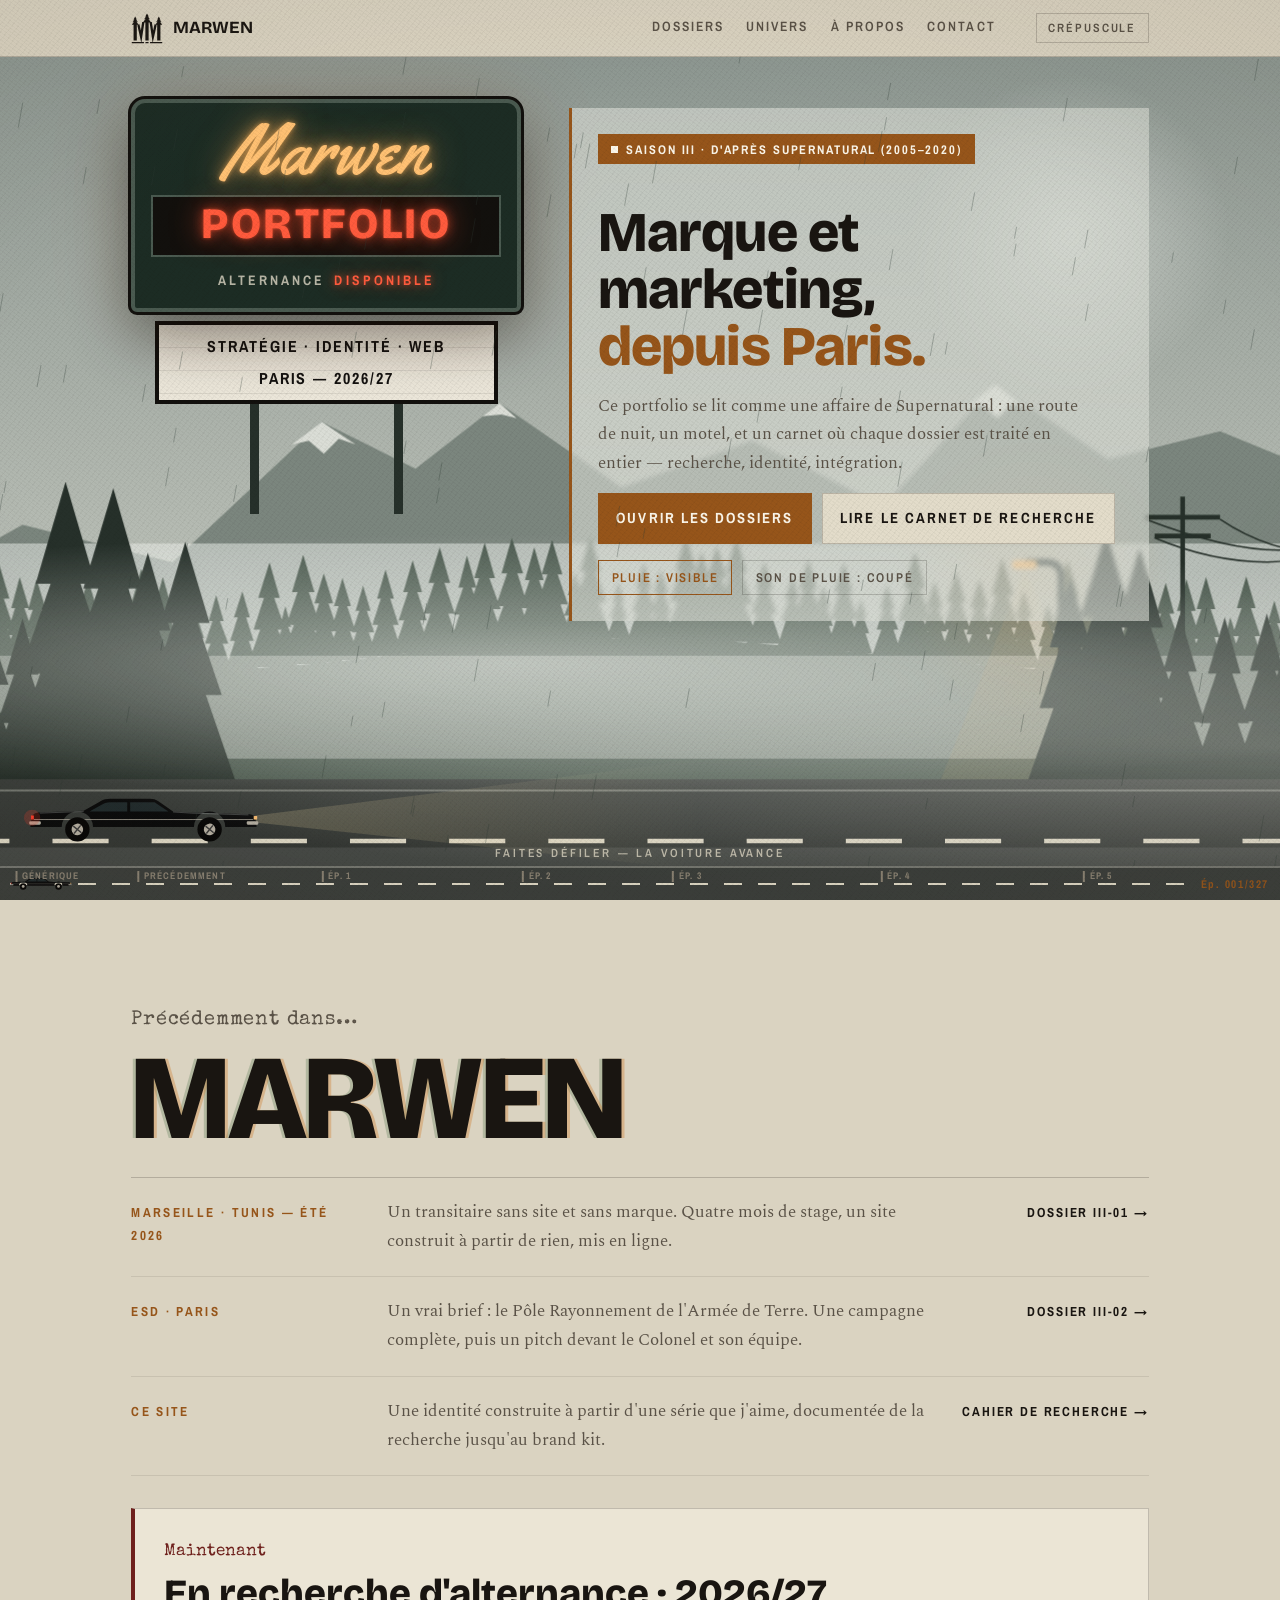
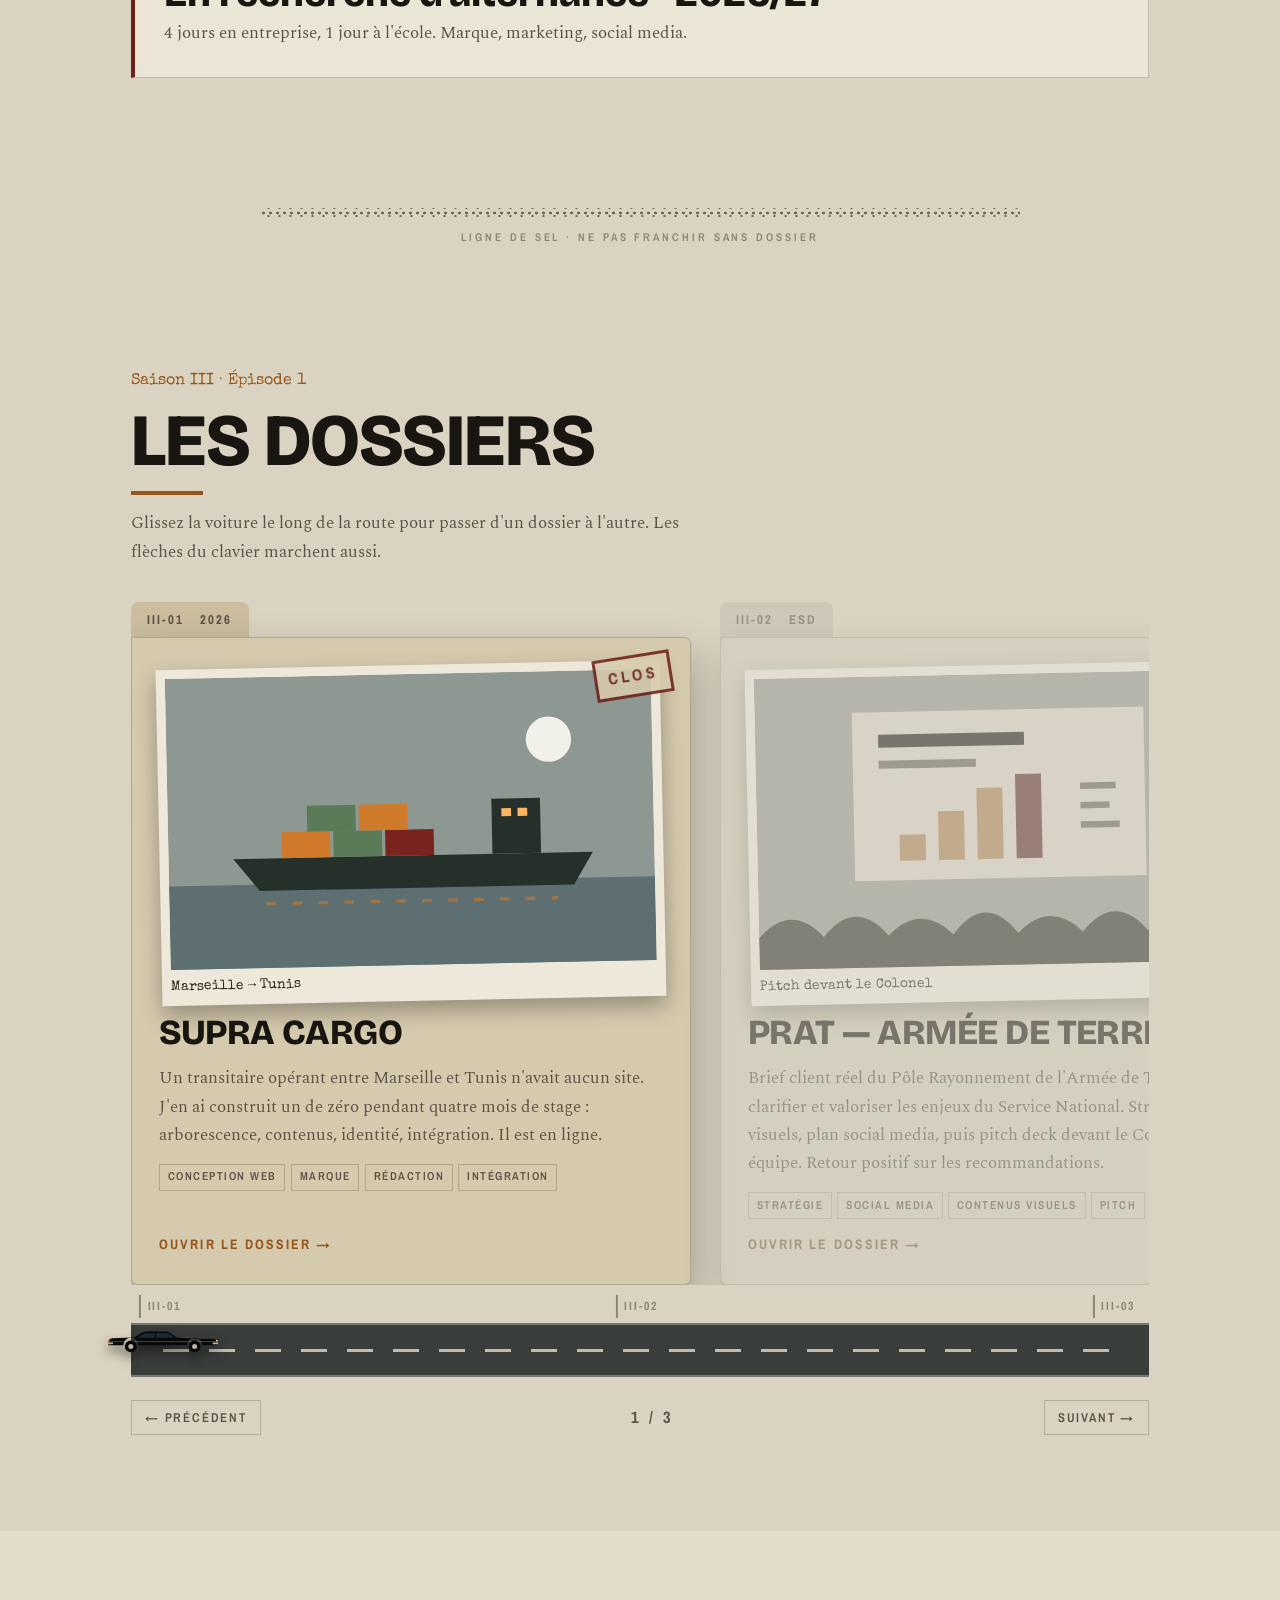
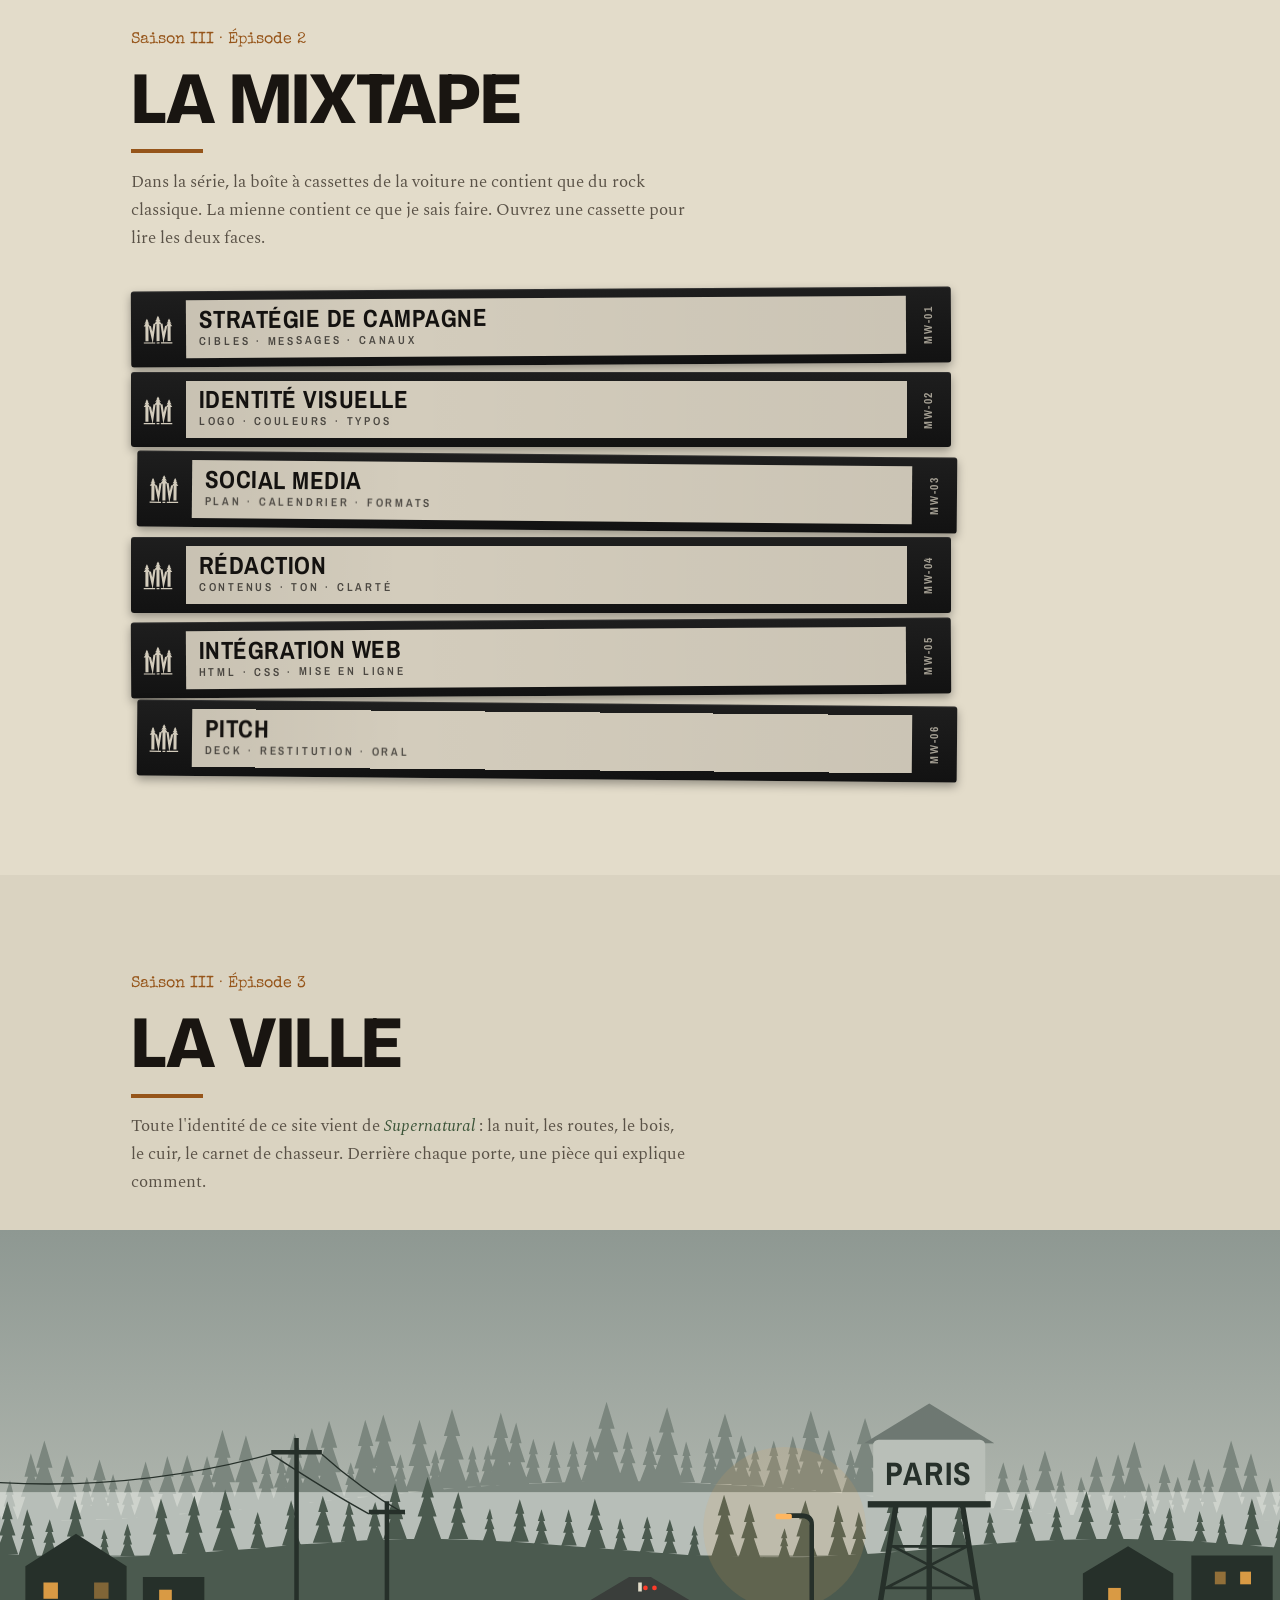
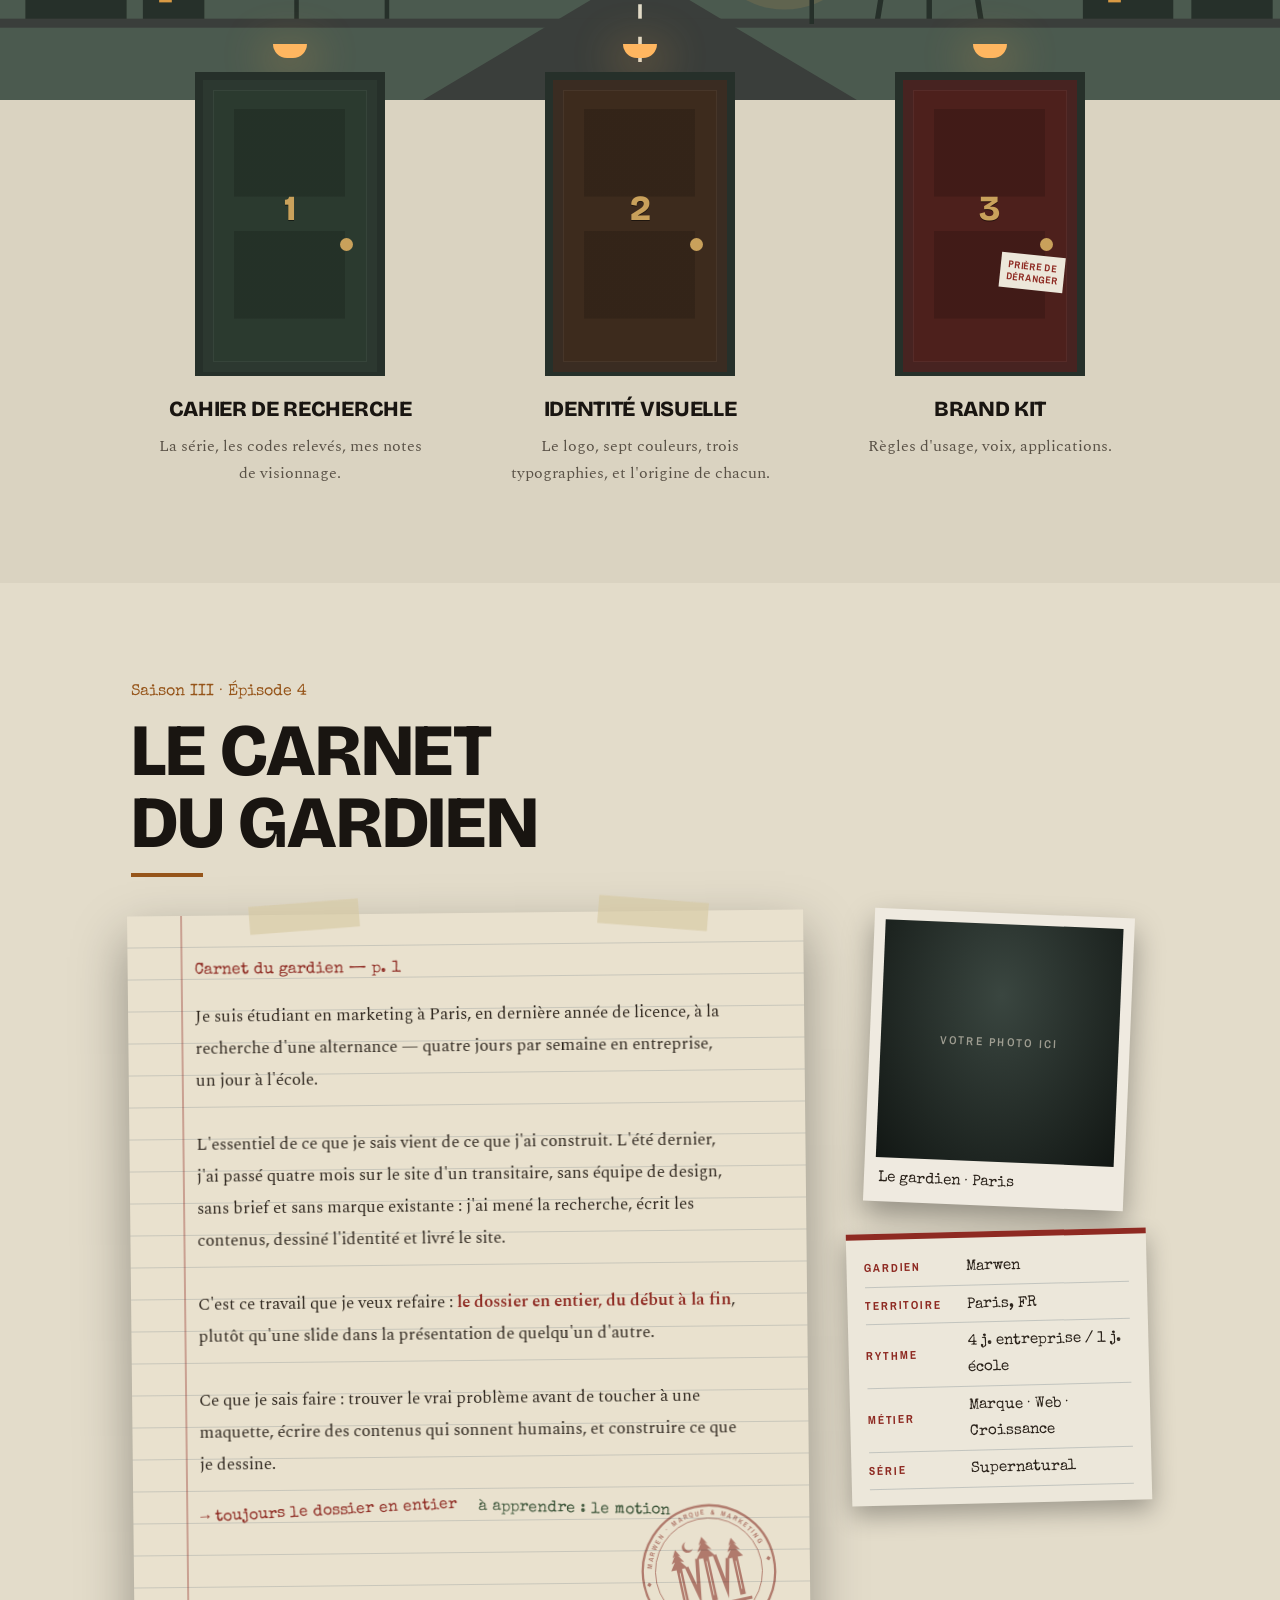
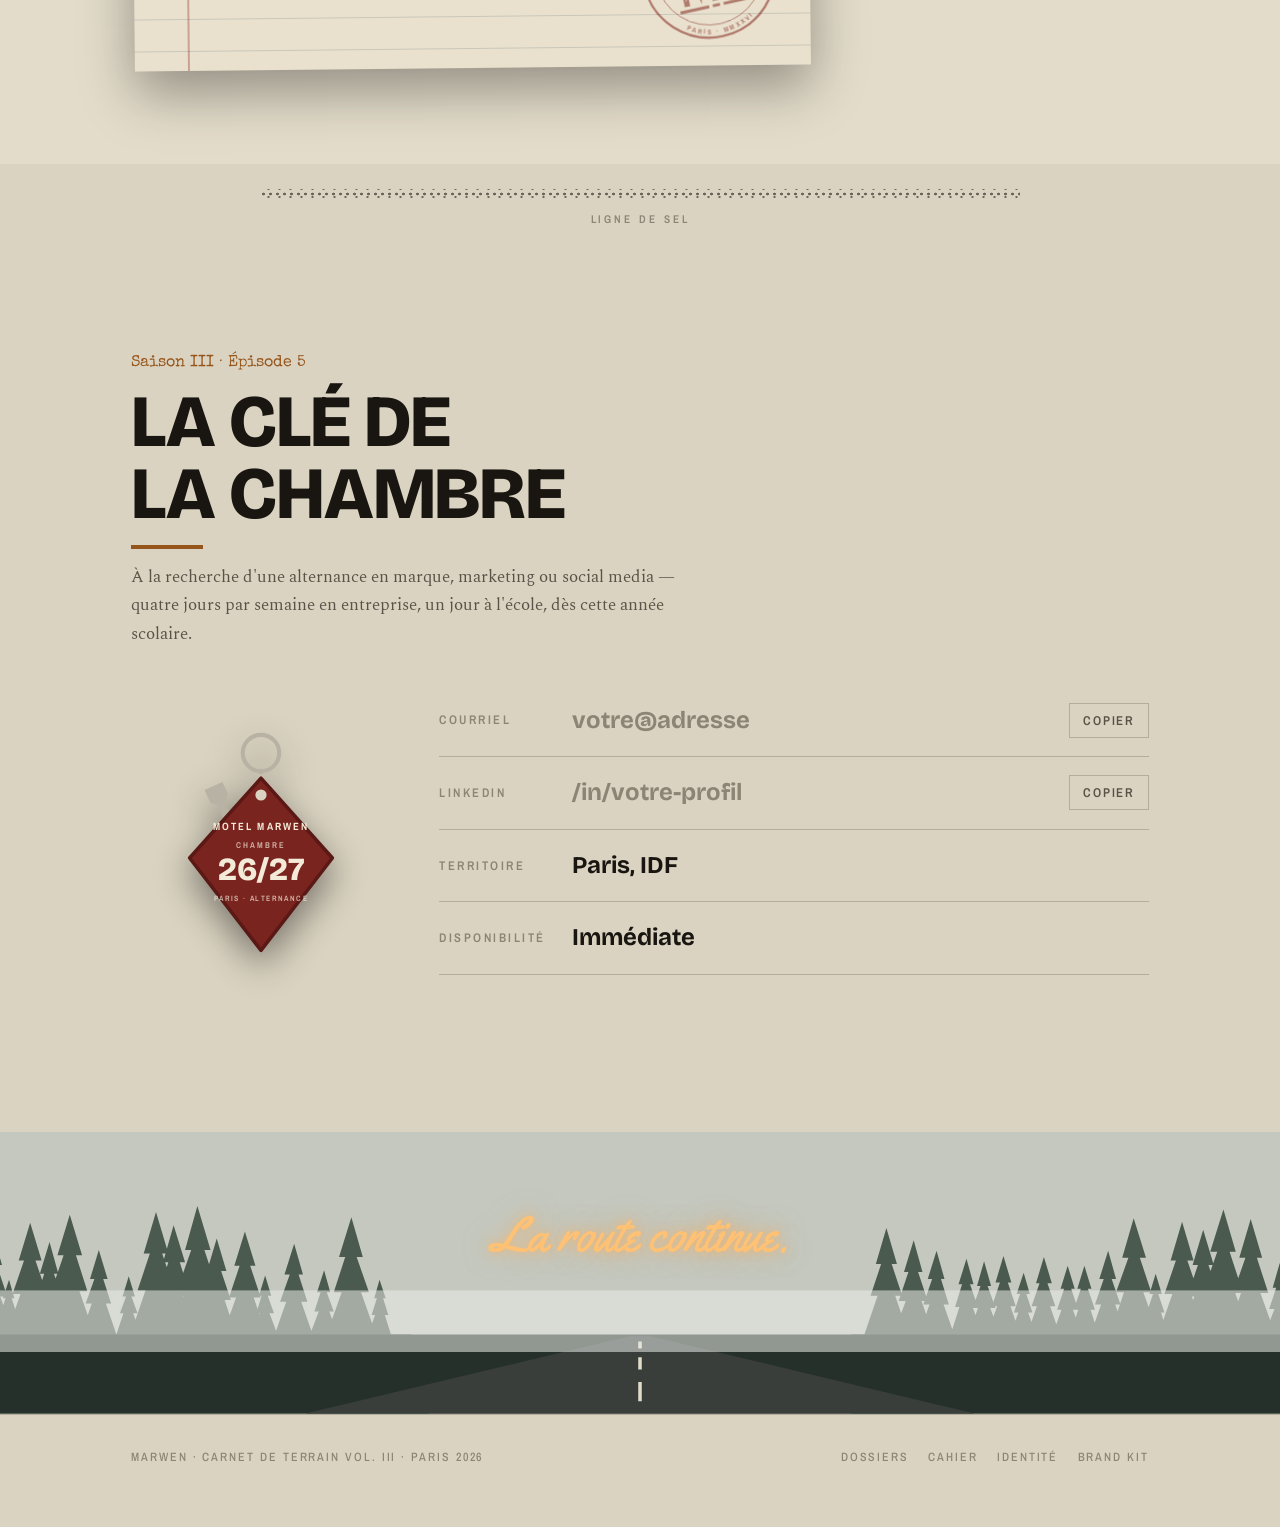
<file: marwen-site/index.html>
<!doctype html>
<html lang="fr">
<head>
<meta charset="utf-8">
<meta name="viewport" content="width=device-width, initial-scale=1, viewport-fit=cover">
<title>Marwen — carnet de terrain</title>
<meta name="description" content="Portfolio de Marwen, marque et marketing à Paris, construit à partir de l'univers de Supernatural. En recherche d'alternance pour 2026/27.">
<link rel="canonical" href="https://example.com/">

<meta property="og:type" content="website">
<meta property="og:locale" content="fr_FR">
<meta property="og:title" content="Marwen — marque &amp; marketing, Paris">
<meta property="og:description" content="Un portfolio construit comme une affaire de Supernatural. En recherche d'alternance pour 2026/27.">
<meta property="og:url" content="https://example.com/">
<meta property="og:image" content="https://example.com/assets/share.png">
<meta name="twitter:card" content="summary_large_image">
<meta name="theme-color" content="#0B0E0B" media="(prefers-color-scheme: dark)">
<meta name="theme-color" content="#DAD3C1" media="(prefers-color-scheme: light)">

<link rel="icon" href="assets/favicon.svg" type="image/svg+xml">
<link rel="preconnect" href="https://fonts.googleapis.com">
<link rel="preconnect" href="https://fonts.gstatic.com" crossorigin>
<link rel="stylesheet" href="https://fonts.googleapis.com/css2?family=Bricolage+Grotesque:opsz,wght@12..96,700;12..96,800&family=Archivo+Narrow:wght@500;600;700&family=Spectral:ital,wght@0,400;0,500;0,600;1,400;1,500&family=Special+Elite&family=Yellowtail&display=swap">
<link rel="stylesheet" href="assets/site.css">
<link rel="stylesheet" href="assets/home.css">
<script>document.documentElement.classList.add('js');</script>
</head>
<body class="home">

<a class="skip" href="#main">Aller au contenu</a>

<!-- La voiture, dessinée une fois, réutilisée par le curseur et le compteur -->
<svg width="0" height="0" style="position:absolute" aria-hidden="true" focusable="false">
  <defs>
    <symbol id="car-sym" viewBox="0 0 400 110">
      <g transform="matrix(-1 0 0 1 400 0)">
        <path class="car-body" d="M6 76 L8 62 Q9 55 18 54 L118 51 L150 49 L176 31 Q181 27 190 27 L258 27 Q270 27 278 33 L304 48 L382 51 Q392 52 394 60 L396 76 L342 76 A27 27 0 0 0 288 76 L114 76 A27 27 0 0 0 60 76 Z"/>
        <path class="car-glass" d="M182 33 L258 33 Q268 33 274 38 L294 49 L158 49 Z"/>
        <rect class="car-body" x="224" y="32" width="5" height="18"/>
        <path class="car-chrome-line" d="M12 63 L390 63"/>
        <rect class="car-chrome" x="3" y="66" width="20" height="6" rx="2"/>
        <rect class="car-chrome" x="378" y="66" width="20" height="6" rx="2"/>
        <rect class="car-head" x="5" y="57" width="6" height="6"/>
        <rect class="car-tail" x="390" y="56" width="5" height="7"/>
        <circle class="car-tire" cx="87" cy="80" r="21"/><circle class="car-hub" cx="87" cy="80" r="9"/>
        <circle class="car-tire" cx="315" cy="80" r="21"/><circle class="car-hub" cx="315" cy="80" r="9"/>
      </g>
    </symbol>
  </defs>
</svg>

<div class="mast">
  <div class="wrap">
    <a class="sigil-link" href="index.html" aria-label="Marwen — accueil">
      <svg class="sigil" viewBox="36 24 168 164" role="img" aria-label="Monogramme MM de Marwen"><path d="M94.57 74.11 L87.79 119.50 L80.35 86.67 L74.90 87.91 L63.88 72 L72 75.50 L61.78 59 L67 62.50 L58 46 L49 62.50 L54.22 59 L44 75.50 L52.12 72 L40 89.50 L49.50 89.50 L49.50 172 L66.50 172 L66.50 89.50 L70.10 89.50 L70.10 95.73 L88.97 179 L40 179 L40 185.50 L104 185.50 L104 179 L91.03 179 L106.34 76.50 L111.50 76.50 L111.50 172 L128.50 172 L128.50 76.50 L133.66 76.50 L148.97 179 L136 179 L136 185.50 L200 185.50 L200 179 L151.03 179 L169.90 95.73 L169.90 89.50 L173.50 89.50 L173.50 172 L190.50 172 L190.50 89.50 L200 89.50 L187.88 72 L196 75.50 L185.78 59 L191 62.50 L182 46 L173 62.50 L178.22 59 L168 75.50 L176.12 72 L165.10 87.91 L159.65 86.67 L152.21 119.50 L145.43 74.11 L139.81 74.95 L126.72 58 L136 61.50 L124.20 44 L130 47.50 L120 30 L110 47.50 L115.80 44 L104 61.50 L113.28 58 L100.19 74.95ZM112 185.50 L128 185.50 L128 179 L112 179Z" fill="currentColor" fill-rule="evenodd"/></svg>
      <span class="sigil-word">Marwen</span>
    </a>
    <nav aria-label="Navigation principale">
      <a href="#dossiers">Dossiers</a>
      <a href="#univers">Univers</a>
      <a href="#propos">À propos</a>
      <a href="#contact">Contact</a>
    </nav>
    <button class="lamp" id="lamp-btn" type="button">Aube</button>
  </div>
</div>

<canvas class="rain" id="rain" aria-hidden="true"></canvas>

<main id="main">

<!-- ===================================================== GÉNÉRIQUE -->
<header class="h-hero" id="route" data-ep="Générique">
  <svg class="h-scene" id="h-scene" viewBox="0 0 1600 900" preserveAspectRatio="xMidYMax slice" aria-hidden="true" focusable="false">
    <defs>
      <linearGradient id="g-road" x1="0" y1="0" x2="0" y2="1">
        <stop offset="0" stop-color="var(--road)"/>
        <stop offset="1" stop-color="var(--road-2)"/>
      </linearGradient>
      <linearGradient id="g-beam" x1="1" y1="0" x2="0" y2="0">
        <stop offset="0" stop-color="var(--beam)"/>
        <stop offset="1" stop-color="var(--beam)" stop-opacity="0"/>
      </linearGradient>
      <radialGradient id="g-lamp" cx="0.5" cy="0.5" r="0.5">
        <stop offset="0" stop-color="var(--lamp-glow)"/>
        <stop offset="1" stop-color="var(--lamp-glow)" stop-opacity="0"/>
      </radialGradient>
      <radialGradient id="g-moon" cx="0.5" cy="0.5" r="0.5">
        <stop offset="0" stop-color="var(--moon)"/>
        <stop offset="1" stop-color="var(--moon)" stop-opacity="0"/>
      </radialGradient>
    </defs>

    <circle cx="1260" cy="190" r="170" fill="url(#g-moon)"/>

    <g id="l-far">
      <path fill="var(--mount)" d="M-40 600 L140 500 L300 540 L460 390 L560 440 L650 370 L780 460 L920 410 L1060 480 L1180 350 L1300 430 L1420 400 L1640 490 L1640 900 L-40 900 Z"/>
      <path fill="var(--snow)" d="M460 390 L428 414 L446 410 L462 424 L478 408 L496 414 Z M1180 350 L1146 376 L1166 372 L1182 386 L1198 370 L1218 378 Z M650 370 L632 384 L652 382 L668 386 Z"/>
    </g>

    <rect class="fogband" x="-40" y="520" width="1680" height="160" fill="var(--fog)"/>

    <g id="l-mid"><path fill="var(--ridge)" d="M-20 567 L-13 591 L-16 591 L-9 613 L-14 613 L-5 638 L-35 638 L-26 613 L-31 613 L-24 591 L-27 591 Z M4 561 L12 588 L8 588 L16 612 L10 612 L20 640 L-13 640 L-3 612 L-8 612 L-0 588 L-4 588 Z M28 547 L38 580 L33 580 L43 609 L36 609 L48 643 L8 643 L20 609 L14 609 L23 580 L18 580 Z M45 589 L51 608 L48 608 L53 625 L50 625 L57 645 L33 645 L40 625 L37 625 L42 608 L39 608 Z M73 576 L80 600 L76 600 L84 622 L79 622 L88 647 L58 647 L67 622 L62 622 L69 600 L65 600 Z M92 530 L104 570 L98 570 L110 606 L102 606 L117 649 L67 649 L82 606 L74 606 L86 570 L80 570 Z M115 542 L126 579 L120 579 L131 612 L124 612 L138 651 L92 651 L105 612 L98 612 L109 579 L104 579 Z M137 556 L147 589 L142 589 L152 618 L145 618 L158 653 L117 653 L129 618 L123 618 L132 589 L128 589 Z M155 558 L165 591 L160 591 L170 620 L163 620 L176 654 L135 654 L147 620 L141 620 L151 591 L146 591 Z M184 567 L192 597 L188 597 L197 624 L191 624 L202 656 L165 656 L176 624 L170 624 L179 597 L175 597 Z M210 558 L220 592 L215 592 L225 621 L218 621 L231 657 L189 657 L202 621 L195 621 L205 592 L200 592 Z M227 553 L237 589 L232 589 L243 620 L236 620 L249 657 L205 657 L218 620 L211 620 L222 589 L216 589 Z M251 583 L259 609 L255 609 L262 631 L257 631 L267 658 L235 658 L245 631 L240 631 L247 609 L244 609 Z M267 547 L279 585 L273 585 L284 618 L277 618 L291 658 L244 658 L258 618 L251 618 L262 585 L256 585 Z M290 556 L300 591 L295 591 L305 621 L299 621 L311 658 L269 658 L282 621 L275 621 L285 591 L280 591 Z M318 556 L329 590 L324 590 L334 621 L327 621 L340 657 L297 657 L310 621 L303 621 L313 590 L308 590 Z M347 575 L355 603 L351 603 L360 627 L354 627 L364 656 L330 656 L341 627 L335 627 L343 603 L339 603 Z M375 571 L383 599 L379 599 L387 624 L382 624 L392 655 L357 655 L367 624 L362 624 L370 599 L366 599 Z M404 540 L415 578 L409 578 L421 612 L413 612 L427 652 L380 652 L394 612 L387 612 L398 578 L392 578 Z M421 587 L427 609 L424 609 L431 628 L426 628 L434 651 L408 651 L416 628 L411 628 L418 609 L415 609 Z M440 532 L452 572 L446 572 L458 607 L450 607 L465 649 L415 649 L430 607 L422 607 L434 572 L428 572 Z M462 552 L472 584 L467 584 L477 613 L470 613 L482 647 L442 647 L454 613 L448 613 L457 584 L452 584 Z M482 557 L491 587 L487 587 L496 614 L490 614 L501 645 L464 645 L475 614 L469 614 L478 587 L473 587 Z M504 565 L512 592 L508 592 L516 615 L510 615 L520 643 L487 643 L497 615 L492 615 L500 592 L496 592 Z M528 548 L537 579 L533 579 L542 607 L536 607 L547 641 L508 641 L520 607 L514 607 L523 579 L519 579 Z M557 538 L567 572 L562 572 L572 602 L565 602 L577 638 L536 638 L548 602 L542 602 L552 572 L547 572 Z M586 524 L597 562 L591 562 L602 595 L595 595 L609 635 L562 635 L576 595 L569 595 L580 562 L574 562 Z M615 533 L625 567 L620 567 L630 596 L624 596 L636 632 L595 632 L607 596 L601 596 L611 567 L606 567 Z M634 519 L645 557 L639 557 L651 590 L643 590 L657 630 L610 630 L624 590 L617 590 L628 557 L623 557 Z M663 514 L675 552 L669 552 L680 587 L673 587 L687 628 L639 628 L654 587 L646 587 L658 552 L652 552 Z M687 524 L697 559 L692 559 L703 589 L696 589 L709 626 L666 626 L679 589 L672 589 L682 559 L677 559 Z M706 516 L717 553 L712 553 L723 585 L715 585 L729 625 L683 625 L697 585 L690 585 L701 553 L695 553 Z M730 550 L738 575 L734 575 L741 597 L736 597 L746 624 L715 624 L724 597 L719 597 L727 575 L723 575 Z M747 512 L758 550 L753 550 L764 583 L756 583 L770 623 L724 623 L738 583 L730 583 L742 550 L736 550 Z M777 561 L783 582 L780 582 L786 600 L782 600 L790 622 L764 622 L772 600 L768 600 L774 582 L771 582 Z M804 540 L812 568 L808 568 L817 593 L811 593 L821 622 L787 622 L797 593 L792 593 L800 568 L796 568 Z M822 548 L830 573 L826 573 L833 595 L829 595 L838 622 L807 622 L816 595 L811 595 L819 573 L815 573 Z M849 511 L860 549 L855 549 L866 582 L858 582 L873 623 L826 623 L840 582 L832 582 L843 549 L838 549 Z M866 528 L875 561 L870 561 L880 589 L874 589 L886 623 L846 623 L858 589 L851 589 L861 561 L856 561 Z M882 522 L893 557 L887 557 L898 587 L891 587 L904 624 L861 624 L874 587 L867 587 L877 557 L872 557 Z M903 513 L914 551 L909 551 L920 585 L912 585 L927 625 L879 625 L893 585 L886 585 L897 551 L892 551 Z M933 539 L942 569 L937 569 L946 595 L940 595 L951 627 L914 627 L925 595 L919 595 L928 569 L924 569 Z M963 554 L970 580 L966 580 L974 602 L969 602 L978 630 L947 630 L956 602 L951 602 L959 580 L955 580 Z M980 537 L989 569 L984 569 L994 597 L988 597 L999 631 L960 631 L972 597 L966 597 L975 569 L970 569 Z M996 565 L1003 588 L1000 588 L1006 608 L1002 608 L1010 633 L982 633 L990 608 L986 608 L993 588 L989 588 Z M1018 540 L1027 572 L1023 572 L1032 601 L1026 601 L1038 635 L998 635 L1010 601 L1004 601 L1013 572 L1008 572 Z M1036 579 L1042 599 L1039 599 L1045 616 L1041 616 L1048 637 L1024 637 L1031 616 L1027 616 L1033 599 L1030 599 Z M1064 564 L1072 590 L1068 590 L1076 612 L1071 612 L1080 640 L1048 640 L1058 612 L1053 612 L1060 590 L1057 590 Z M1094 529 L1105 568 L1099 568 L1111 602 L1103 602 L1117 643 L1070 643 L1084 602 L1076 602 L1088 568 L1082 568 Z M1115 560 L1123 589 L1119 589 L1128 614 L1122 614 L1133 645 L1097 645 L1108 614 L1102 614 L1111 589 L1106 589 Z M1138 550 L1148 583 L1143 583 L1153 612 L1146 612 L1159 647 L1118 647 L1130 612 L1124 612 L1133 583 L1128 583 Z M1163 558 L1172 589 L1167 589 L1176 617 L1170 617 L1182 649 L1143 649 L1155 617 L1149 617 L1158 589 L1153 589 Z M1187 535 L1199 575 L1193 575 L1205 610 L1197 610 L1212 652 L1163 652 L1177 610 L1170 610 L1181 575 L1176 575 Z M1210 570 L1219 599 L1214 599 L1223 623 L1217 623 L1228 653 L1193 653 L1203 623 L1198 623 L1206 599 L1202 599 Z M1236 585 L1243 609 L1240 609 L1247 630 L1242 630 L1251 655 L1222 655 L1230 630 L1226 630 L1233 609 L1229 609 Z M1257 538 L1269 578 L1263 578 L1275 613 L1267 613 L1282 656 L1232 656 L1247 613 L1239 613 L1251 578 L1245 578 Z M1280 566 L1289 597 L1284 597 L1294 624 L1288 624 L1299 657 L1261 657 L1272 624 L1266 624 L1275 597 L1271 597 Z M1296 576 L1304 603 L1300 603 L1308 628 L1303 628 L1313 658 L1279 658 L1289 628 L1284 628 L1292 603 L1288 603 Z M1320 602 L1326 621 L1323 621 L1329 638 L1325 638 L1332 658 L1308 658 L1315 638 L1312 638 L1317 621 L1315 621 Z M1345 562 L1354 595 L1350 595 L1359 623 L1353 623 L1365 658 L1325 658 L1337 623 L1330 623 L1340 595 L1335 595 Z M1362 562 L1371 595 L1366 595 L1376 623 L1370 623 L1382 658 L1342 658 L1354 623 L1347 623 L1357 595 L1352 595 Z M1384 558 L1394 592 L1389 592 L1399 622 L1393 622 L1405 657 L1363 657 L1376 622 L1369 622 L1379 592 L1374 592 Z M1405 556 L1415 590 L1410 590 L1420 620 L1414 620 L1426 656 L1384 656 L1397 620 L1390 620 L1400 590 L1395 590 Z M1431 599 L1437 618 L1434 618 L1440 635 L1436 635 L1443 655 L1420 655 L1427 635 L1423 635 L1429 618 L1426 618 Z M1448 555 L1458 589 L1453 589 L1463 619 L1457 619 L1469 654 L1428 654 L1440 619 L1433 619 L1443 589 L1438 589 Z M1478 581 L1485 605 L1481 605 L1489 626 L1484 626 L1493 652 L1463 652 L1472 626 L1467 626 L1474 605 L1471 605 Z M1500 557 L1510 588 L1505 588 L1514 616 L1508 616 L1520 650 L1481 650 L1492 616 L1486 616 L1495 588 L1491 588 Z M1521 570 L1529 596 L1525 596 L1533 620 L1527 620 L1537 648 L1504 648 L1514 620 L1509 620 L1517 596 L1513 596 Z M1541 567 L1549 594 L1545 594 L1553 618 L1548 618 L1558 646 L1524 646 L1534 618 L1529 618 L1537 594 L1533 594 Z M1565 569 L1573 595 L1569 595 L1577 617 L1572 617 L1581 644 L1550 644 L1559 617 L1554 617 L1562 595 L1558 595 Z M1587 536 L1597 572 L1592 572 L1603 604 L1595 604 L1609 642 L1565 642 L1578 604 L1571 604 L1581 572 L1576 572 Z M1603 548 L1612 579 L1608 579 L1617 607 L1611 607 L1622 640 L1584 640 L1595 607 L1589 607 L1598 579 L1594 579 Z M1629 562 L1637 588 L1633 588 L1641 610 L1636 610 L1645 637 L1614 637 L1623 610 L1618 610 L1626 588 L1622 588 Z M-60 900 L-60 637.8872345606504 L-20 638 L20 642 L60 646 L100 650 L140 653 L180 656 L220 657 L260 658 L300 658 L340 656 L380 654 L420 651 L460 648 L500 644 L540 639 L580 635 L620 631 L660 628 L700 625 L740 623 L780 622 L820 622 L860 623 L900 625 L940 628 L980 631 L1020 635 L1060 639 L1100 643 L1140 647 L1180 651 L1220 654 L1260 656 L1300 658 L1340 658 L1380 657 L1420 656 L1460 653 L1500 650 L1540 646 L1580 642 L1620 638 L1660 634 L1680 900 Z"/></g>

    <rect class="fogband b2" x="-40" y="640" width="1680" height="110" fill="var(--fog-2)"/>

    <g id="l-poles" stroke="var(--near)" fill="none" stroke-width="5">
      <path d="M1380 776 L1380 470 M1340 492 L1420 492 M1350 512 L1410 512"/>
      <path d="M1560 776 L1560 500 M1522 520 L1598 520"/>
      <path d="M1340 494 Q1460 540 1522 522 M1420 494 Q1500 548 1598 522 M1350 514 Q1460 560 1560 524" stroke-width="1.6"/>
    </g>

    <g id="l-lamp">
      <circle cx="1220" cy="560" r="150" fill="url(#g-lamp)"/>
      <path d="M1250 776 L1250 556 Q1250 540 1234 540 L1212 540" stroke="var(--near)" stroke-width="7" fill="none"/>
      <rect x="1198" y="538" width="26" height="9" rx="3" fill="var(--sodium-hot)"/>
      <path d="M1211 547 L1120 776 L1310 776 Z" fill="var(--lamp-glow)" opacity="0.45"/>
    </g>

    <g id="l-nearL"><path fill="var(--near)" d="M-30 505 L-3 597 L-16 597 L11 678 L-7 678 L27 775 L-87 775 L-53 678 L-71 678 L-44 597 L-57 597 Z M23 478 L53 579 L38 579 L68 668 L48 668 L86 775 L-39 775 L-2 668 L-22 668 L8 579 L-7 579 Z M82 487 L111 585 L96 585 L125 671 L106 671 L142 775 L21 775 L58 671 L38 671 L67 585 L53 585 Z M140 600 L157 660 L149 660 L166 712 L154 712 L176 775 L103 775 L125 712 L113 712 L131 660 L122 660 Z M186 454 L218 563 L202 563 L234 659 L213 659 L253 775 L118 775 L159 659 L137 659 L170 563 L154 563 Z M237 461 L268 568 L253 568 L284 662 L263 662 L303 775 L171 775 L210 662 L189 662 L221 568 L205 568 Z M274 530 L298 613 L286 613 L311 687 L294 687 L325 775 L222 775 L253 687 L237 687 L261 613 L249 613 Z M314 518 L340 605 L327 605 L353 682 L336 682 L368 775 L260 775 L293 682 L275 682 L301 605 L288 605 Z M-60 900 L-60 772 L360 772 L360 900 Z"/></g>
    <g id="l-nearR"><path fill="var(--near)" d="M1260 556 L1282 631 L1271 631 L1293 696 L1278 696 L1306 775 L1214 775 L1242 696 L1227 696 L1249 631 L1238 631 Z M1298 507 L1325 598 L1311 598 L1338 679 L1320 679 L1354 775 L1242 775 L1275 679 L1257 679 L1284 598 L1271 598 Z M1334 525 L1359 610 L1346 610 L1372 685 L1355 685 L1386 775 L1281 775 L1313 685 L1296 685 L1321 610 L1309 610 Z M1377 596 L1395 657 L1386 657 L1404 711 L1392 711 L1415 775 L1340 775 L1362 711 L1350 711 L1368 657 L1359 657 Z M1425 599 L1442 659 L1433 659 L1451 712 L1439 712 L1461 775 L1388 775 L1410 712 L1398 712 L1416 659 L1407 659 Z M1470 595 L1488 656 L1479 656 L1497 710 L1485 710 L1508 775 L1432 775 L1455 710 L1442 710 L1461 656 L1452 656 Z M1506 541 L1530 621 L1518 621 L1541 691 L1526 691 L1555 775 L1457 775 L1487 691 L1471 691 L1494 621 L1483 621 Z M1562 586 L1581 651 L1571 651 L1590 707 L1577 707 L1601 775 L1522 775 L1546 707 L1533 707 L1552 651 L1543 651 Z M1601 511 L1628 601 L1615 601 L1641 680 L1624 680 L1657 775 L1546 775 L1579 680 L1562 680 L1588 601 L1575 601 Z M1240 900 L1240 772 L1660 772 L1660 900 Z"/></g>

    <g id="l-road">
      <rect x="-40" y="772" width="1680" height="140" fill="url(#g-road)"/>
      <path d="M-40 784 L1640 784" stroke="var(--road-edge)" stroke-width="2"/>
      <path d="M-40 838 L1640 838" stroke="var(--road-line)" stroke-width="5" stroke-dasharray="60 46"/>
      <rect x="-40" y="845" width="1680" height="60" fill="var(--wet)"/>
    </g>

    <g id="hero-car" transform="translate(180 776) scale(0.62)">
      <g transform="matrix(-1 0 0 1 400 0)">
        <polygon points="8,56 -760,-40 -760,150 8,68" fill="url(#g-beam)" class="car-beam"/>
        <path class="car-body" d="M6 76 L8 62 Q9 55 18 54 L118 51 L150 49 L176 31 Q181 27 190 27 L258 27 Q270 27 278 33 L304 48 L382 51 Q392 52 394 60 L396 76 L342 76 A27 27 0 0 0 288 76 L114 76 A27 27 0 0 0 60 76 Z"/>
        <path class="car-sheen" d="M20 55 L118 52 L150 50 M304 49 L380 52"/>
        <path class="car-glass" d="M182 33 L258 33 Q268 33 274 38 L294 49 L158 49 Z"/>
        <rect class="car-body" x="224" y="32" width="5" height="18"/>
        <path class="car-chrome-line" d="M12 63 L390 63"/>
        <rect class="car-chrome" x="3" y="66" width="20" height="6" rx="2"/>
        <rect class="car-chrome" x="378" y="66" width="20" height="6" rx="2"/>
        <rect class="car-head" x="5" y="57" width="6" height="6"/>
        <rect class="car-tail" x="390" y="56" width="5" height="7"/>
        <circle class="car-tail-glow" cx="393" cy="60" r="14"/>
        <circle class="car-tire" cx="87" cy="80" r="21"/>
        <g class="spokes" id="spk-f"><circle class="car-hub" cx="87" cy="80" r="10"/><path class="car-spoke" d="M87 71 L87 89 M78 80 L96 80"/></g>
        <circle class="car-tire" cx="315" cy="80" r="21"/>
        <g class="spokes" id="spk-r"><circle class="car-hub" cx="315" cy="80" r="10"/><path class="car-spoke" d="M315 71 L315 89 M306 80 L324 80"/></g>
      </g>
    </g>
  </svg>

  <div class="h-fog" aria-hidden="true"></div>

  <div class="h-inner">
    <div class="motel">
      <div class="motel-sign">
        <h1 class="motel-script">Marwen</h1>
        <div class="motel-box"><span class="motel-word">P<span class="flick">o</span>rtfolio</span></div>
        <div class="motel-vac"><span class="vac-a">Alternance</span><span class="vac-b">Disponible</span></div>
      </div>
      <div class="motel-board" aria-label="Panneau à lettres">
        <span>Stratégie · Identité · Web</span>
        <span>Paris — 2026/27</span>
      </div>
      <div class="motel-poles" aria-hidden="true"></div>
    </div>

    <div class="h-copy">
      <span class="flag">Saison III · d'après Supernatural (2005–2020)</span>
      <p class="h-title">Marque et marketing, <em>depuis Paris.</em></p>
      <p class="h-lede">Ce portfolio se lit comme une affaire de Supernatural : une route de nuit, un motel, et un carnet où chaque dossier est traité en entier — recherche, identité, intégration.</p>
      <div class="h-actions">
        <a class="btn btn-hot" href="#dossiers">Ouvrir les dossiers</a>
        <a class="btn" href="cahier-de-recherche.html">Lire le carnet de recherche</a>
      </div>
      <div class="h-ambient">
        <button class="pill" id="rain-btn" type="button" aria-pressed="true">Pluie : visible</button>
        <button class="pill" id="sound-btn" type="button" aria-pressed="false">Son de pluie : coupé</button>
      </div>
    </div>
  </div>

  <p class="h-cue" aria-hidden="true">Faites défiler — la voiture avance</p>
</header>

<!-- ===================================================== PRÉCÉDEMMENT -->
<section class="recap" id="precedemment" data-ep="Précédemment">
  <div class="wrap">
    <div class="recap-card" data-reveal>
      <span class="recap-k">Précédemment dans…</span>
      <h2 class="recap-t">Marwen</h2>
    </div>

    <ol class="cuts">
      <li class="cut" data-reveal>
        <span class="cut-tc">Marseille · Tunis — été 2026</span>
        <p>Un transitaire sans site et sans marque. Quatre mois de stage, un site construit à partir de rien, mis en ligne.</p>
        <a href="supra-cargo.html">Dossier III-01 →</a>
      </li>
      <li class="cut" data-reveal>
        <span class="cut-tc">ESD · Paris</span>
        <p>Un vrai brief : le Pôle Rayonnement de l'Armée de Terre. Une campagne complète, puis un pitch devant le Colonel et son équipe.</p>
        <a href="prat.html">Dossier III-02 →</a>
      </li>
      <li class="cut" data-reveal>
        <span class="cut-tc">Ce site</span>
        <p>Une identité construite à partir d'une série que j'aime, documentée de la recherche jusqu'au brand kit.</p>
        <a href="cahier-de-recherche.html">Cahier de recherche →</a>
      </li>
    </ol>

    <div class="now" data-reveal>
      <span class="now-k">Maintenant</span>
      <p class="now-t">En recherche d'alternance · 2026/27</p>
      <p class="now-s">4 jours en entreprise, 1 jour à l'école. Marque, marketing, social media.</p>
    </div>
  </div>
</section>

<div class="salt" role="separator"><span>Ligne de sel · ne pas franchir sans dossier</span></div>

<!-- ===================================================== DOSSIERS -->
<section class="ep-sec" id="dossiers" data-ep="Ép. 1">
  <div class="wrap">
    <div class="ep">
      <span class="ep-k">Saison III · Épisode 1</span>
      <h2>Les dossiers</h2>
      <p class="lede">Glissez la voiture le long de la route pour passer d'un dossier à l'autre. Les flèches du clavier marchent aussi.</p>
    </div>

    <div class="reel" id="reel">
      <div class="reel-view" id="reel-view">
        <div class="reel-track" id="reel-track">

          <article class="file">
            <div class="file-tab"><span>III-01</span><span>2026</span></div>
            <div class="file-in">
              <span class="stamp">Clos</span>
              <figure class="polar">
                <svg viewBox="0 0 300 180" aria-hidden="true" focusable="false">
                  <rect width="300" height="180" fill="var(--sky-1)"/>
                  <circle cx="236" cy="42" r="14" fill="var(--moon-solid)"/>
                  <rect y="128" width="300" height="52" fill="var(--sea)"/>
                  <path d="M40 112 L262 112 L250 132 L56 132 Z" fill="var(--near)"/>
                  <rect x="70" y="96" width="30" height="16" fill="var(--sodium)"/>
                  <rect x="102" y="96" width="30" height="16" fill="var(--mousse)"/>
                  <rect x="134" y="96" width="30" height="16" fill="var(--sang)"/>
                  <rect x="86" y="80" width="30" height="16" fill="var(--mousse)"/>
                  <rect x="118" y="80" width="30" height="16" fill="var(--sodium)"/>
                  <rect x="200" y="78" width="30" height="34" fill="var(--near)"/>
                  <rect x="206" y="84" width="6" height="5" fill="var(--sodium-hot)"/>
                  <rect x="216" y="84" width="6" height="5" fill="var(--sodium-hot)"/>
                  <path d="M60 140 L240 140" stroke="var(--sodium)" stroke-width="2" stroke-dasharray="6 10" opacity="0.6"/>
                </svg>
                <figcaption>Marseille → Tunis</figcaption>
              </figure>
              <h3>Supra Cargo</h3>
              <p>Un transitaire opérant entre Marseille et Tunis n'avait aucun site. J'en ai construit un de zéro pendant quatre mois de stage : arborescence, contenus, identité, intégration. Il est en ligne.</p>
              <div class="case-tags"><span>Conception web</span><span>Marque</span><span>Rédaction</span><span>Intégration</span></div>
              <a class="file-go" href="supra-cargo.html">Ouvrir le dossier →</a>
            </div>
          </article>

          <article class="file">
            <div class="file-tab"><span>III-02</span><span>ESD</span></div>
            <div class="file-in">
              <span class="stamp">Clos</span>
              <figure class="polar">
                <svg viewBox="0 0 300 180" aria-hidden="true" focusable="false">
                  <rect width="300" height="180" fill="var(--sky-1)"/>
                  <rect x="60" y="22" width="180" height="104" fill="var(--screen)"/>
                  <rect x="76" y="36" width="90" height="8" fill="var(--screen-ink)"/>
                  <rect x="76" y="52" width="60" height="5" fill="var(--screen-ink)" opacity="0.6"/>
                  <rect x="88" y="98" width="16" height="16" fill="var(--sodium)"/>
                  <rect x="112" y="84" width="16" height="30" fill="var(--sodium)"/>
                  <rect x="136" y="70" width="16" height="44" fill="var(--sodium)"/>
                  <rect x="160" y="62" width="16" height="52" fill="var(--sang)"/>
                  <path d="M200 70 L222 70 M200 82 L218 82 M200 94 L224 94" stroke="var(--screen-ink)" stroke-width="4" opacity="0.6"/>
                  <path d="M0 180 L0 160 Q20 138 40 160 Q60 136 80 160 Q100 140 120 160 Q140 134 160 160 Q180 140 200 160 Q220 136 240 160 Q260 140 280 160 Q292 150 300 158 L300 180 Z" fill="var(--near)"/>
                </svg>
                <figcaption>Pitch devant le Colonel</figcaption>
              </figure>
              <h3>PRAT — Armée de Terre</h3>
              <p>Brief client réel du Pôle Rayonnement de l'Armée de Terre : clarifier et valoriser les enjeux du Service National. Stratégie, visuels, plan social media, puis pitch deck devant le Colonel et son équipe. Retour positif sur les recommandations.</p>
              <div class="case-tags"><span>Stratégie</span><span>Social media</span><span>Contenus visuels</span><span>Pitch</span></div>
              <a class="file-go" href="prat.html">Ouvrir le dossier →</a>
            </div>
          </article>

          <article class="file cold">
            <div class="file-tab"><span>III-03</span><span>Ouvert</span></div>
            <div class="file-in">
              <span class="stamp stamp-cold">Ouvert</span>
              <figure class="polar">
                <svg viewBox="0 0 300 180" aria-hidden="true" focusable="false">
                  <rect width="300" height="180" fill="var(--sky-2)"/>
                  <path d="M110 180 L146 92 L154 92 L190 180 Z" fill="var(--road)"/>
                  <path d="M150 100 L150 112 M150 124 L150 140 M150 152 L150 176" stroke="var(--road-line)" stroke-width="2"/>
                  <path d="M0 96 L300 96 L300 110 L0 110 Z" fill="var(--fog)"/>
                  <path d="M0 100 L40 70 L60 96 L90 64 L120 98 L180 98 L210 66 L240 96 L270 72 L300 98 L300 104 L0 104 Z" fill="var(--ridge)"/>
                  <rect x="214" y="104" width="4" height="54" fill="var(--near)"/>
                  <rect x="190" y="104" width="52" height="24" fill="var(--sign-green)"/>
                  <text x="216" y="120" text-anchor="middle" font-family="Archivo Narrow, Arial Narrow, sans-serif" font-weight="700" font-size="11" fill="#EDEAE0">À VENIR</text>
                </svg>
                <figcaption>La prochaine affaire</figcaption>
              </figure>
              <h3>Non attribué</h3>
              <p>Réservé à l'alternance. Cette fiche accueillera la première campagne, le premier lancement ou la première refonte que je livrerai : ce qu'on m'a confié, et le chiffre qui a bougé.</p>
              <div class="case-tags"><span>En attente</span></div>
              <a class="file-go" href="#contact">Me confier ce dossier →</a>
            </div>
          </article>

        </div>
      </div>

      <div class="reel-road" id="reel-road" role="slider" tabindex="0" aria-label="Choisir un dossier" aria-valuemin="1" aria-valuemax="3" aria-valuenow="1" aria-valuetext="III-01, Supra Cargo">
        <div class="reel-lane" aria-hidden="true"></div>
        <span class="reel-post" style="left:0%">III-01</span>
        <span class="reel-post" style="left:50%">III-02</span>
        <span class="reel-post" style="left:100%">III-03</span>
        <svg class="reel-car" id="reel-car" viewBox="0 0 400 110" aria-hidden="true" focusable="false"><use href="#car-sym"/></svg>
      </div>
      <div class="reel-nav">
        <button class="pill" id="reel-prev" type="button">← Précédent</button>
        <span class="reel-count" id="reel-count">1 / 3</span>
        <button class="pill" id="reel-next" type="button">Suivant →</button>
      </div>
    </div>
  </div>
</section>

<!-- ===================================================== MIXTAPE -->
<section class="ep-sec band" id="mixtape" data-ep="Ép. 2">
  <div class="wrap">
    <div class="ep">
      <span class="ep-k">Saison III · Épisode 2</span>
      <h2>La mixtape</h2>
      <p class="lede">Dans la série, la boîte à cassettes de la voiture ne contient que du rock classique. La mienne contient ce que je sais faire. Ouvrez une cassette pour lire les deux faces.</p>
    </div>

    <div class="tapes">
      <details class="tape">
        <summary><svg class="tape-logo" viewBox="36 24 168 164" aria-hidden="true" focusable="false"><path d="M94.57 74.11 L87.79 119.50 L80.35 86.67 L74.90 87.91 L63.88 72 L72 75.50 L61.78 59 L67 62.50 L58 46 L49 62.50 L54.22 59 L44 75.50 L52.12 72 L40 89.50 L49.50 89.50 L49.50 172 L66.50 172 L66.50 89.50 L70.10 89.50 L70.10 95.73 L88.97 179 L40 179 L40 185.50 L104 185.50 L104 179 L91.03 179 L106.34 76.50 L111.50 76.50 L111.50 172 L128.50 172 L128.50 76.50 L133.66 76.50 L148.97 179 L136 179 L136 185.50 L200 185.50 L200 179 L151.03 179 L169.90 95.73 L169.90 89.50 L173.50 89.50 L173.50 172 L190.50 172 L190.50 89.50 L200 89.50 L187.88 72 L196 75.50 L185.78 59 L191 62.50 L182 46 L173 62.50 L178.22 59 L168 75.50 L176.12 72 L165.10 87.91 L159.65 86.67 L152.21 119.50 L145.43 74.11 L139.81 74.95 L126.72 58 L136 61.50 L124.20 44 L130 47.50 L120 30 L110 47.50 L115.80 44 L104 61.50 L113.28 58 L100.19 74.95ZM112 185.50 L128 185.50 L128 179 L112 179Z" fill="currentColor" fill-rule="evenodd"/></svg><span class="tape-label"><span class="tape-title">Stratégie de campagne</span><span class="tape-sub">Cibles · Messages · Canaux</span></span><span class="tape-no">MW-01</span></summary>
        <div class="tape-body">
          <div class="side"><b>Face A</b><p>PRAT — Armée de Terre : définition des cibles, messages clés, canaux de diffusion et plan d'action.</p></div>
          <div class="side"><b>Face B</b><p>Supra Cargo : qui sont les acheteurs, et ce qu'ils doivent savoir avant de confier une expédition.</p></div>
        </div>
      </details>
      <details class="tape">
        <summary><svg class="tape-logo" viewBox="36 24 168 164" aria-hidden="true" focusable="false"><path d="M94.57 74.11 L87.79 119.50 L80.35 86.67 L74.90 87.91 L63.88 72 L72 75.50 L61.78 59 L67 62.50 L58 46 L49 62.50 L54.22 59 L44 75.50 L52.12 72 L40 89.50 L49.50 89.50 L49.50 172 L66.50 172 L66.50 89.50 L70.10 89.50 L70.10 95.73 L88.97 179 L40 179 L40 185.50 L104 185.50 L104 179 L91.03 179 L106.34 76.50 L111.50 76.50 L111.50 172 L128.50 172 L128.50 76.50 L133.66 76.50 L148.97 179 L136 179 L136 185.50 L200 185.50 L200 179 L151.03 179 L169.90 95.73 L169.90 89.50 L173.50 89.50 L173.50 172 L190.50 172 L190.50 89.50 L200 89.50 L187.88 72 L196 75.50 L185.78 59 L191 62.50 L182 46 L173 62.50 L178.22 59 L168 75.50 L176.12 72 L165.10 87.91 L159.65 86.67 L152.21 119.50 L145.43 74.11 L139.81 74.95 L126.72 58 L136 61.50 L124.20 44 L130 47.50 L120 30 L110 47.50 L115.80 44 L104 61.50 L113.28 58 L100.19 74.95ZM112 185.50 L128 185.50 L128 179 L112 179Z" fill="currentColor" fill-rule="evenodd"/></svg><span class="tape-label"><span class="tape-title">Identité visuelle</span><span class="tape-sub">Logo · Couleurs · Typos</span></span><span class="tape-no">MW-02</span></summary>
        <div class="tape-body">
          <div class="side"><b>Face A</b><p>Supra Cargo : logo, palette et typographie, pensés pour le site et les documents.</p></div>
          <div class="side"><b>Face B</b><p>Ce portfolio : un système complet tiré de Supernatural. <a href="identite.html">Voir l'identité</a>.</p></div>
        </div>
      </details>
      <details class="tape">
        <summary><svg class="tape-logo" viewBox="36 24 168 164" aria-hidden="true" focusable="false"><path d="M94.57 74.11 L87.79 119.50 L80.35 86.67 L74.90 87.91 L63.88 72 L72 75.50 L61.78 59 L67 62.50 L58 46 L49 62.50 L54.22 59 L44 75.50 L52.12 72 L40 89.50 L49.50 89.50 L49.50 172 L66.50 172 L66.50 89.50 L70.10 89.50 L70.10 95.73 L88.97 179 L40 179 L40 185.50 L104 185.50 L104 179 L91.03 179 L106.34 76.50 L111.50 76.50 L111.50 172 L128.50 172 L128.50 76.50 L133.66 76.50 L148.97 179 L136 179 L136 185.50 L200 185.50 L200 179 L151.03 179 L169.90 95.73 L169.90 89.50 L173.50 89.50 L173.50 172 L190.50 172 L190.50 89.50 L200 89.50 L187.88 72 L196 75.50 L185.78 59 L191 62.50 L182 46 L173 62.50 L178.22 59 L168 75.50 L176.12 72 L165.10 87.91 L159.65 86.67 L152.21 119.50 L145.43 74.11 L139.81 74.95 L126.72 58 L136 61.50 L124.20 44 L130 47.50 L120 30 L110 47.50 L115.80 44 L104 61.50 L113.28 58 L100.19 74.95ZM112 185.50 L128 185.50 L128 179 L112 179Z" fill="currentColor" fill-rule="evenodd"/></svg><span class="tape-label"><span class="tape-title">Social media</span><span class="tape-sub">Plan · Calendrier · Formats</span></span><span class="tape-no">MW-03</span></summary>
        <div class="tape-body">
          <div class="side"><b>Face A</b><p>PRAT : un plan social media adapté aux codes de communication de l'institution militaire.</p></div>
          <div class="side"><b>Face B</b><p>Le brand kit : formats LinkedIn et règles de voix. <a href="brand-kit.html">Voir le kit</a>.</p></div>
        </div>
      </details>
      <details class="tape">
        <summary><svg class="tape-logo" viewBox="36 24 168 164" aria-hidden="true" focusable="false"><path d="M94.57 74.11 L87.79 119.50 L80.35 86.67 L74.90 87.91 L63.88 72 L72 75.50 L61.78 59 L67 62.50 L58 46 L49 62.50 L54.22 59 L44 75.50 L52.12 72 L40 89.50 L49.50 89.50 L49.50 172 L66.50 172 L66.50 89.50 L70.10 89.50 L70.10 95.73 L88.97 179 L40 179 L40 185.50 L104 185.50 L104 179 L91.03 179 L106.34 76.50 L111.50 76.50 L111.50 172 L128.50 172 L128.50 76.50 L133.66 76.50 L148.97 179 L136 179 L136 185.50 L200 185.50 L200 179 L151.03 179 L169.90 95.73 L169.90 89.50 L173.50 89.50 L173.50 172 L190.50 172 L190.50 89.50 L200 89.50 L187.88 72 L196 75.50 L185.78 59 L191 62.50 L182 46 L173 62.50 L178.22 59 L168 75.50 L176.12 72 L165.10 87.91 L159.65 86.67 L152.21 119.50 L145.43 74.11 L139.81 74.95 L126.72 58 L136 61.50 L124.20 44 L130 47.50 L120 30 L110 47.50 L115.80 44 L104 61.50 L113.28 58 L100.19 74.95ZM112 185.50 L128 185.50 L128 179 L112 179Z" fill="currentColor" fill-rule="evenodd"/></svg><span class="tape-label"><span class="tape-title">Rédaction</span><span class="tape-sub">Contenus · Ton · Clarté</span></span><span class="tape-no">MW-04</span></summary>
        <div class="tape-body">
          <div class="side"><b>Face A</b><p>Supra Cargo : tous les contenus du site, écrits pour des clients qui ne connaissaient pas l'entreprise.</p></div>
          <div class="side"><b>Face B</b><p>Ce site : chaque texte en français, écrit pour être lu vite.</p></div>
        </div>
      </details>
      <details class="tape">
        <summary><svg class="tape-logo" viewBox="36 24 168 164" aria-hidden="true" focusable="false"><path d="M94.57 74.11 L87.79 119.50 L80.35 86.67 L74.90 87.91 L63.88 72 L72 75.50 L61.78 59 L67 62.50 L58 46 L49 62.50 L54.22 59 L44 75.50 L52.12 72 L40 89.50 L49.50 89.50 L49.50 172 L66.50 172 L66.50 89.50 L70.10 89.50 L70.10 95.73 L88.97 179 L40 179 L40 185.50 L104 185.50 L104 179 L91.03 179 L106.34 76.50 L111.50 76.50 L111.50 172 L128.50 172 L128.50 76.50 L133.66 76.50 L148.97 179 L136 179 L136 185.50 L200 185.50 L200 179 L151.03 179 L169.90 95.73 L169.90 89.50 L173.50 89.50 L173.50 172 L190.50 172 L190.50 89.50 L200 89.50 L187.88 72 L196 75.50 L185.78 59 L191 62.50 L182 46 L173 62.50 L178.22 59 L168 75.50 L176.12 72 L165.10 87.91 L159.65 86.67 L152.21 119.50 L145.43 74.11 L139.81 74.95 L126.72 58 L136 61.50 L124.20 44 L130 47.50 L120 30 L110 47.50 L115.80 44 L104 61.50 L113.28 58 L100.19 74.95ZM112 185.50 L128 185.50 L128 179 L112 179Z" fill="currentColor" fill-rule="evenodd"/></svg><span class="tape-label"><span class="tape-title">Intégration web</span><span class="tape-sub">HTML · CSS · Mise en ligne</span></span><span class="tape-no">MW-05</span></summary>
        <div class="tape-body">
          <div class="side"><b>Face A</b><p>Supra Cargo : site livré et mis en ligne.</p></div>
          <div class="side"><b>Face B</b><p>Ce portfolio : un site statique, sans framework, déployable en cinq minutes.</p></div>
        </div>
      </details>
      <details class="tape">
        <summary><svg class="tape-logo" viewBox="36 24 168 164" aria-hidden="true" focusable="false"><path d="M94.57 74.11 L87.79 119.50 L80.35 86.67 L74.90 87.91 L63.88 72 L72 75.50 L61.78 59 L67 62.50 L58 46 L49 62.50 L54.22 59 L44 75.50 L52.12 72 L40 89.50 L49.50 89.50 L49.50 172 L66.50 172 L66.50 89.50 L70.10 89.50 L70.10 95.73 L88.97 179 L40 179 L40 185.50 L104 185.50 L104 179 L91.03 179 L106.34 76.50 L111.50 76.50 L111.50 172 L128.50 172 L128.50 76.50 L133.66 76.50 L148.97 179 L136 179 L136 185.50 L200 185.50 L200 179 L151.03 179 L169.90 95.73 L169.90 89.50 L173.50 89.50 L173.50 172 L190.50 172 L190.50 89.50 L200 89.50 L187.88 72 L196 75.50 L185.78 59 L191 62.50 L182 46 L173 62.50 L178.22 59 L168 75.50 L176.12 72 L165.10 87.91 L159.65 86.67 L152.21 119.50 L145.43 74.11 L139.81 74.95 L126.72 58 L136 61.50 L124.20 44 L130 47.50 L120 30 L110 47.50 L115.80 44 L104 61.50 L113.28 58 L100.19 74.95ZM112 185.50 L128 185.50 L128 179 L112 179Z" fill="currentColor" fill-rule="evenodd"/></svg><span class="tape-label"><span class="tape-title">Pitch</span><span class="tape-sub">Deck · Restitution · Oral</span></span><span class="tape-no">MW-06</span></summary>
        <div class="tape-body">
          <div class="side"><b>Face A</b><p>PRAT : pitch deck présenté devant le Colonel et son équipe. Retour positif sur la qualité des recommandations.</p></div>
          <div class="side"><b>Face B</b><p>Coordination d'équipe : garder la stratégie, les visuels et le social media cohérents.</p></div>
        </div>
      </details>
    </div>
  </div>
</section>

<!-- ===================================================== LA VILLE -->
<section class="ep-sec town-sec" id="univers" data-ep="Ép. 3">
  <div class="wrap">
    <div class="ep">
      <span class="ep-k">Saison III · Épisode 3</span>
      <h2>La ville</h2>
      <p class="lede">Toute l'identité de ce site vient de <em>Supernatural</em> : la nuit, les routes, le bois, le cuir, le carnet de chasseur. Derrière chaque porte, une pièce qui explique comment.</p>
    </div>
  </div>

  <svg class="town" viewBox="0 0 1600 520" preserveAspectRatio="xMidYMax slice" aria-hidden="true" focusable="false">
    <defs>
      <linearGradient id="g-town" x1="0" y1="0" x2="0" y2="1">
        <stop offset="0" stop-color="var(--sky-1)"/>
        <stop offset="1" stop-color="var(--sky-2)"/>
      </linearGradient>
    </defs>
    <rect width="1600" height="520" fill="url(#g-town)"/>
    <path fill="var(--mount)" d="M-20 255 L-14 276 L-17 276 L-11 295 L-15 295 L-7 317 L-33 317 L-25 295 L-29 295 L-23 276 L-26 276 Z M1 232 L9 262 L5 262 L14 288 L8 288 L19 319 L-17 319 L-7 288 L-12 288 L-4 262 L-8 262 Z M20 254 L27 276 L24 276 L30 296 L26 296 L34 320 L7 320 L15 296 L10 296 L17 276 L14 276 Z M41 271 L46 288 L44 288 L49 303 L45 303 L52 320 L31 320 L37 303 L34 303 L39 288 L36 288 Z M61 250 L69 274 L65 274 L72 295 L68 295 L77 321 L46 321 L55 295 L51 295 L58 274 L54 274 Z M85 277 L90 292 L87 292 L92 306 L89 306 L94 322 L76 322 L81 306 L78 306 L83 292 L81 292 Z M103 277 L107 293 L105 293 L109 306 L106 306 L112 322 L93 322 L99 306 L96 306 L100 293 L98 293 Z M126 247 L134 273 L130 273 L138 295 L133 295 L142 322 L111 322 L120 295 L115 295 L123 273 L119 273 Z M141 233 L150 263 L145 263 L154 290 L148 290 L160 322 L122 322 L133 290 L127 290 L136 263 L132 263 Z M166 249 L174 273 L170 273 L177 295 L173 295 L182 321 L151 321 L160 295 L155 295 L163 273 L159 273 Z M188 273 L193 289 L190 289 L195 304 L192 304 L198 321 L178 321 L184 304 L181 304 L185 289 L183 289 Z M202 254 L209 277 L205 277 L212 296 L208 296 L216 320 L188 320 L196 296 L192 296 L199 277 L195 277 Z M217 270 L222 287 L219 287 L224 302 L221 302 L227 320 L206 320 L213 302 L209 302 L214 287 L212 287 Z M234 277 L238 291 L236 291 L240 304 L237 304 L242 319 L225 319 L230 304 L227 304 L232 291 L229 291 Z M253 256 L259 277 L256 277 L263 295 L258 295 L266 318 L240 318 L248 295 L244 295 L250 277 L247 277 Z M277 250 L284 273 L281 273 L287 292 L283 292 L291 316 L263 316 L272 292 L267 292 L274 273 L271 273 Z M299 249 L306 272 L302 272 L309 291 L304 291 L313 314 L285 314 L294 291 L289 291 L296 272 L292 272 Z M321 250 L327 271 L324 271 L330 290 L326 290 L334 313 L308 313 L316 290 L311 290 L318 271 L315 271 Z M338 221 L347 252 L343 252 L352 279 L346 279 L357 311 L319 311 L331 279 L325 279 L334 252 L329 252 Z M364 227 L372 255 L368 255 L377 279 L371 279 L381 309 L347 309 L357 279 L352 279 L360 255 L356 255 Z M387 251 L392 270 L390 270 L395 286 L391 286 L398 307 L375 307 L382 286 L378 286 L384 270 L381 270 Z M403 250 L409 269 L406 269 L412 285 L408 285 L415 305 L392 305 L399 285 L395 285 L401 269 L398 269 Z M418 225 L426 252 L422 252 L430 275 L425 275 L435 303 L402 303 L412 275 L406 275 L414 252 L410 252 Z M437 219 L445 247 L441 247 L450 272 L444 272 L454 301 L420 301 L430 272 L425 272 L433 247 L429 247 Z M456 211 L465 241 L460 241 L469 268 L463 268 L474 299 L437 299 L448 268 L442 268 L451 241 L447 241 Z M480 257 L484 270 L482 270 L486 282 L483 282 L488 297 L472 297 L477 282 L474 282 L478 270 L476 270 Z M496 210 L505 239 L501 239 L509 264 L504 264 L514 295 L478 295 L489 264 L484 264 L492 239 L488 239 Z M516 204 L525 234 L521 234 L530 261 L524 261 L535 293 L497 293 L509 261 L503 261 L512 234 L507 234 Z M535 248 L539 263 L537 263 L541 276 L539 276 L544 291 L526 291 L531 276 L528 276 L533 263 L530 263 Z M556 210 L564 237 L560 237 L568 261 L563 261 L573 289 L540 289 L550 261 L544 261 L552 237 L548 237 Z M574 243 L578 258 L576 258 L580 272 L577 272 L583 288 L564 288 L570 272 L567 272 L571 258 L569 258 Z M592 198 L601 228 L596 228 L605 254 L599 254 L610 286 L573 286 L584 254 L578 254 L587 228 L583 228 Z M615 239 L619 254 L617 254 L622 268 L619 268 L624 284 L605 284 L611 268 L608 268 L612 254 L610 254 Z M632 238 L636 254 L634 254 L639 267 L635 267 L641 283 L622 283 L628 267 L625 267 L629 254 L627 254 Z M646 202 L654 230 L650 230 L658 254 L653 254 L663 282 L630 282 L640 254 L634 254 L642 230 L638 230 Z M663 213 L669 236 L666 236 L673 257 L668 257 L677 281 L648 281 L657 257 L652 257 L659 236 L656 236 Z M682 231 L687 248 L684 248 L689 263 L686 263 L692 280 L672 280 L678 263 L674 263 L679 248 L677 248 Z M705 233 L709 249 L707 249 L712 263 L709 263 L714 279 L695 279 L701 263 L698 263 L702 249 L700 249 Z M726 233 L731 248 L729 248 L733 262 L730 262 L736 279 L717 279 L723 262 L719 262 L724 248 L722 248 Z M745 228 L751 245 L748 245 L753 260 L750 260 L756 278 L735 278 L741 260 L738 260 L743 245 L740 245 Z M763 190 L772 220 L767 220 L776 246 L770 246 L781 278 L744 278 L755 246 L749 246 L758 220 L754 220 Z M786 223 L792 242 L789 242 L795 258 L791 258 L798 278 L775 278 L782 258 L778 258 L784 242 L781 242 Z M811 228 L816 245 L814 245 L819 260 L815 260 L822 278 L800 278 L807 260 L803 260 L808 245 L806 245 Z M830 196 L838 224 L834 224 L842 249 L837 249 L847 279 L812 279 L823 249 L817 249 L826 224 L821 224 Z M851 234 L856 250 L854 250 L858 263 L855 263 L861 279 L842 279 L848 263 L845 263 L849 250 L847 250 Z M877 230 L882 247 L880 247 L885 262 L882 262 L888 280 L867 280 L873 262 L870 262 L875 247 L872 247 Z M894 203 L902 229 L898 229 L906 253 L901 253 L911 281 L878 281 L888 253 L882 253 L890 229 L886 229 Z M912 227 L918 246 L915 246 L921 263 L917 263 L924 282 L901 282 L908 263 L904 263 L910 246 L907 246 Z M927 239 L932 254 L929 254 L934 267 L931 267 L937 283 L918 283 L923 267 L920 267 L925 254 L923 254 Z M948 233 L953 250 L951 250 L956 266 L953 266 L959 285 L937 285 L944 266 L940 266 L946 250 L943 250 Z M969 228 L975 248 L972 248 L978 265 L974 265 L982 286 L957 286 L964 265 L961 265 L966 248 L964 248 Z M989 200 L998 230 L993 230 L1002 256 L996 256 L1007 288 L970 288 L981 256 L976 256 L984 230 L980 230 Z M1009 221 L1016 244 L1012 244 L1019 265 L1014 265 L1023 290 L994 290 L1003 265 L998 265 L1005 244 L1002 244 Z M1033 243 L1038 260 L1036 260 L1040 274 L1037 274 L1043 292 L1023 292 L1029 274 L1026 274 L1031 260 L1028 260 Z M1049 208 L1058 237 L1053 237 L1062 263 L1056 263 L1067 294 L1031 294 L1042 263 L1036 263 L1045 237 L1040 237 Z M1073 244 L1078 262 L1075 262 L1081 277 L1077 277 L1084 296 L1062 296 L1068 277 L1065 277 L1070 262 L1067 262 Z M1089 221 L1097 247 L1093 247 L1101 270 L1095 270 L1105 298 L1073 298 L1083 270 L1077 270 L1085 247 L1081 247 Z M1114 251 L1119 268 L1117 268 L1122 283 L1118 283 L1125 301 L1104 301 L1110 283 L1107 283 L1112 268 L1109 268 Z M1140 219 L1148 248 L1144 248 L1152 273 L1147 273 L1157 303 L1122 303 L1133 273 L1127 273 L1135 248 L1131 248 Z M1161 244 L1167 265 L1164 265 L1170 283 L1166 283 L1174 305 L1148 305 L1156 283 L1152 283 L1158 265 L1155 265 Z M1176 265 L1180 279 L1178 279 L1183 292 L1180 292 L1185 307 L1167 307 L1173 292 L1170 292 L1174 279 L1172 279 Z M1202 257 L1207 275 L1204 275 L1210 291 L1206 291 L1213 309 L1191 309 L1197 291 L1194 291 L1199 275 L1196 275 Z M1224 259 L1229 277 L1227 277 L1232 292 L1229 292 L1235 311 L1213 311 L1220 292 L1216 292 L1222 277 L1219 277 Z M1248 244 L1255 267 L1252 267 L1259 288 L1254 288 L1263 313 L1233 313 L1242 288 L1237 288 L1245 267 L1241 267 Z M1266 266 L1270 283 L1268 283 L1273 297 L1270 297 L1276 315 L1255 315 L1261 297 L1258 297 L1263 283 L1261 283 Z M1288 273 L1293 288 L1290 288 L1295 301 L1292 301 L1297 317 L1279 317 L1285 301 L1282 301 L1286 288 L1284 288 Z M1305 250 L1312 273 L1308 273 L1315 293 L1311 293 L1319 318 L1291 318 L1299 293 L1295 293 L1302 273 L1298 273 Z M1329 248 L1336 272 L1333 272 L1340 294 L1335 294 L1344 319 L1314 319 L1323 294 L1318 294 L1326 272 L1322 272 Z M1347 234 L1355 263 L1351 263 L1360 289 L1354 289 L1365 320 L1329 320 L1339 289 L1334 289 L1342 263 L1338 263 Z M1363 280 L1367 294 L1365 294 L1369 306 L1366 306 L1372 321 L1354 321 L1360 306 L1357 306 L1361 294 L1359 294 Z M1380 259 L1387 280 L1383 280 L1390 299 L1385 299 L1393 321 L1367 321 L1375 299 L1371 299 L1377 280 L1374 280 Z M1395 273 L1400 289 L1397 289 L1402 304 L1399 304 L1405 322 L1385 322 L1391 304 L1388 304 L1392 289 L1390 289 Z M1413 253 L1420 277 L1417 277 L1424 297 L1419 297 L1428 322 L1399 322 L1408 297 L1403 297 L1410 277 L1406 277 Z M1429 264 L1435 284 L1432 284 L1438 301 L1434 301 L1441 322 L1417 322 L1424 301 L1420 301 L1426 284 L1423 284 Z M1454 233 L1463 263 L1458 263 L1467 290 L1461 290 L1472 322 L1435 322 L1446 290 L1440 290 L1449 263 L1445 263 Z M1476 247 L1483 272 L1479 272 L1487 295 L1482 295 L1491 322 L1460 322 L1469 295 L1464 295 L1472 272 L1468 272 Z M1497 274 L1501 290 L1499 290 L1504 304 L1500 304 L1506 321 L1487 321 L1493 304 L1489 304 L1494 290 L1492 290 Z M1511 280 L1515 294 L1513 294 L1517 306 L1514 306 L1520 321 L1502 321 L1508 306 L1505 306 L1509 294 L1507 294 Z M1536 245 L1543 270 L1540 270 L1547 293 L1542 293 L1552 320 L1520 320 L1530 293 L1525 293 L1532 270 L1528 270 Z M1561 277 L1566 291 L1564 291 L1568 304 L1565 304 L1570 318 L1553 318 L1558 304 L1555 304 L1559 291 L1557 291 Z M1583 253 L1590 275 L1586 275 L1593 294 L1588 294 L1597 317 L1570 317 L1578 294 L1573 294 L1580 275 L1577 275 Z M1606 259 L1611 279 L1609 279 L1614 295 L1611 295 L1618 315 L1594 315 L1601 295 L1597 295 L1603 279 L1600 279 Z M1632 270 L1636 285 L1634 285 L1638 298 L1636 298 L1641 313 L1623 313 L1628 298 L1625 298 L1630 285 L1627 285 Z M-60 520 L-60 317.29811742269334 L-20 317 L20 320 L60 321 L100 322 L140 322 L180 321 L220 320 L260 317 L300 314 L340 311 L380 307 L420 303 L460 299 L500 295 L540 291 L580 287 L620 284 L660 281 L700 280 L740 278 L780 278 L820 278 L860 280 L900 282 L940 284 L980 287 L1020 291 L1060 295 L1100 299 L1140 303 L1180 307 L1220 311 L1260 314 L1300 317 L1340 320 L1380 321 L1420 322 L1460 322 L1500 321 L1540 320 L1580 317 L1620 314 L1660 311 L1680 520 Z"/>
    <rect x="-20" y="290" width="1640" height="70" fill="var(--fog)"/>
    <path fill="var(--ridge)" d="M-20 310 L-16 324 L-18 324 L-14 336 L-17 336 L-12 350 L-28 350 L-23 336 L-26 336 L-22 324 L-24 324 Z M14 296 L19 315 L17 315 L22 332 L19 332 L26 353 L2 353 L9 332 L5 332 L11 315 L8 315 Z M51 319 L54 331 L53 331 L56 343 L54 343 L59 356 L43 356 L48 343 L45 343 L49 331 L47 331 Z M75 322 L79 334 L77 334 L81 345 L78 345 L83 358 L68 358 L72 345 L70 345 L73 334 L72 334 Z M100 300 L106 320 L103 320 L109 338 L105 338 L112 359 L87 359 L95 338 L91 338 L97 320 L94 320 Z M122 309 L128 327 L125 327 L130 342 L127 342 L133 361 L112 361 L118 342 L115 342 L120 327 L117 327 Z M147 320 L151 334 L149 334 L153 346 L150 346 L155 361 L138 361 L143 346 L140 346 L145 334 L142 334 Z M175 298 L182 320 L179 320 L185 339 L181 339 L189 362 L162 362 L170 339 L166 339 L172 320 L169 320 Z M207 331 L211 342 L209 342 L212 351 L210 351 L214 362 L201 362 L205 351 L203 351 L206 342 L204 342 Z M233 325 L237 338 L235 338 L238 348 L236 348 L241 361 L225 361 L230 348 L228 348 L231 338 L229 338 Z M270 297 L277 319 L274 319 L280 337 L276 337 L284 360 L257 360 L265 337 L261 337 L267 319 L264 319 Z M307 294 L313 316 L310 316 L316 335 L312 335 L320 358 L293 358 L301 335 L297 335 L303 316 L300 316 Z M341 287 L348 310 L345 310 L352 330 L347 330 L356 355 L327 355 L336 330 L331 330 L338 310 L335 310 Z M377 312 L381 325 L379 325 L383 337 L381 337 L386 352 L369 352 L374 337 L371 337 L375 325 L373 325 Z M414 299 L419 316 L417 316 L422 331 L418 331 L425 349 L404 349 L410 331 L407 331 L412 316 L409 316 Z M449 294 L455 312 L452 312 L457 327 L454 327 L460 346 L438 346 L445 327 L441 327 L447 312 L444 312 Z M478 300 L483 315 L480 315 L485 328 L482 328 L487 345 L469 345 L474 328 L471 328 L476 315 L474 315 Z M507 301 L511 315 L509 315 L513 328 L510 328 L516 343 L498 343 L503 328 L500 328 L504 315 L502 315 Z M529 280 L535 301 L532 301 L538 320 L534 320 L542 342 L516 342 L524 320 L519 320 L526 301 L523 301 Z M565 273 L572 296 L568 296 L575 317 L571 317 L580 342 L550 342 L559 317 L554 317 L561 296 L558 296 Z M599 290 L604 308 L601 308 L607 324 L603 324 L610 342 L588 342 L594 324 L591 324 L596 308 L593 308 Z M634 308 L637 320 L635 320 L639 331 L637 331 L641 344 L626 344 L631 331 L628 331 L632 320 L630 320 Z M667 298 L672 314 L670 314 L674 328 L671 328 L677 345 L657 345 L663 328 L660 328 L665 314 L662 314 Z M691 309 L695 322 L693 322 L697 333 L694 333 L699 347 L683 347 L688 333 L685 333 L689 322 L687 322 Z M721 309 L725 323 L723 323 L727 335 L725 335 L730 349 L713 349 L718 335 L715 335 L719 323 L717 323 Z M750 297 L756 316 L753 316 L759 332 L755 332 L762 352 L739 352 L746 332 L742 332 L748 316 L745 316 Z M778 319 L782 331 L780 331 L784 341 L781 341 L786 354 L771 354 L775 341 L773 341 L777 331 L775 331 Z M808 317 L812 330 L810 330 L814 342 L811 342 L816 356 L800 356 L805 342 L802 342 L806 330 L804 330 Z M833 320 L837 333 L835 333 L839 345 L836 345 L841 358 L825 358 L830 345 L827 345 L831 333 L829 333 Z M860 327 L864 338 L862 338 L865 348 L863 348 L867 360 L853 360 L857 348 L855 348 L859 338 L857 338 Z M893 293 L900 316 L897 316 L904 337 L899 337 L908 361 L879 361 L887 337 L883 337 L890 316 L886 316 Z M921 303 L927 323 L924 323 L930 341 L926 341 L933 362 L909 362 L916 341 L912 341 L918 323 L915 323 Z M960 330 L963 341 L961 341 L964 350 L962 350 L966 362 L953 362 L957 350 L955 350 L958 341 L956 341 Z M983 299 L989 320 L986 320 L992 339 L988 339 L996 361 L969 361 L977 339 L973 339 L979 320 L976 320 Z M1019 304 L1025 323 L1022 323 L1028 340 L1024 340 L1031 360 L1008 360 L1015 340 L1011 340 L1016 323 L1014 323 Z M1042 312 L1047 328 L1045 328 L1050 342 L1046 342 L1052 359 L1033 359 L1039 342 L1035 342 L1040 328 L1038 328 Z M1080 291 L1086 313 L1083 313 L1090 333 L1085 333 L1094 356 L1066 356 L1074 333 L1070 333 L1077 313 L1073 313 Z M1116 315 L1120 328 L1118 328 L1122 340 L1119 340 L1124 353 L1108 353 L1113 340 L1110 340 L1114 328 L1112 328 Z M1153 305 L1158 320 L1155 320 L1160 334 L1157 334 L1162 350 L1144 350 L1149 334 L1146 334 L1151 320 L1148 320 Z M1187 312 L1191 324 L1189 324 L1193 335 L1190 335 L1195 347 L1180 347 L1184 335 L1182 335 L1186 324 L1184 324 Z M1227 291 L1232 309 L1229 309 L1235 325 L1231 325 L1238 345 L1215 345 L1222 325 L1219 325 L1224 309 L1221 309 Z M1261 305 L1265 318 L1263 318 L1267 329 L1264 329 L1269 343 L1253 343 L1258 329 L1255 329 L1259 318 L1257 318 Z M1294 289 L1299 307 L1296 307 L1302 323 L1298 323 L1305 342 L1282 342 L1289 323 L1285 323 L1291 307 L1288 307 Z M1325 298 L1330 313 L1328 313 L1332 326 L1329 326 L1335 342 L1316 342 L1322 326 L1319 326 L1323 313 L1321 313 Z M1360 299 L1364 314 L1362 314 L1367 327 L1364 327 L1369 343 L1351 343 L1356 327 L1353 327 L1358 314 L1356 314 Z M1386 307 L1389 319 L1388 319 L1391 330 L1389 330 L1393 343 L1378 343 L1383 330 L1380 330 L1384 319 L1382 319 Z M1419 311 L1423 323 L1421 323 L1425 333 L1422 333 L1427 345 L1412 345 L1417 333 L1414 333 L1418 323 L1416 323 Z M1444 314 L1447 325 L1446 325 L1449 335 L1447 335 L1451 347 L1437 347 L1441 335 L1439 335 L1442 325 L1441 325 Z M1477 297 L1482 315 L1480 315 L1485 331 L1481 331 L1488 349 L1466 349 L1472 331 L1469 331 L1474 315 L1472 315 Z M1508 320 L1511 331 L1509 331 L1513 341 L1510 341 L1514 352 L1501 352 L1505 341 L1503 341 L1506 331 L1505 331 Z M1537 311 L1541 326 L1539 326 L1543 339 L1540 339 L1546 354 L1527 354 L1533 339 L1530 339 L1534 326 L1532 326 Z M1558 326 L1561 336 L1560 336 L1563 345 L1561 345 L1565 356 L1552 356 L1556 345 L1554 345 L1557 336 L1555 336 Z M1598 324 L1602 336 L1600 336 L1604 346 L1601 346 L1606 359 L1591 359 L1595 346 L1593 346 L1597 336 L1595 336 Z M1624 319 L1628 333 L1626 333 L1631 346 L1628 346 L1633 360 L1616 360 L1621 346 L1618 346 L1622 333 L1620 333 Z M-60 520 L-60 350.34103867306584 L-20 350 L20 354 L60 357 L100 359 L140 361 L180 362 L220 362 L260 360 L300 358 L340 355 L380 352 L420 348 L460 346 L500 343 L540 342 L580 342 L620 343 L660 345 L700 348 L740 351 L780 354 L820 357 L860 360 L900 361 L940 362 L980 362 L1020 360 L1060 358 L1100 355 L1140 351 L1180 348 L1220 345 L1260 343 L1300 342 L1340 342 L1380 343 L1420 345 L1460 348 L1500 351 L1540 355 L1580 358 L1620 360 L1660 362 L1680 520 Z"/>
    <!-- château d'eau -->
    <g fill="none" stroke="var(--near)" stroke-width="6">
      <path d="M1084 300 L1062 436 M1156 300 L1178 436 M1120 302 L1120 436"/>
      <path d="M1076 350 L1166 350 M1070 396 L1172 396 M1080 350 L1168 396 M1162 350 L1072 396" stroke-width="3"/>
    </g>
    <path d="M1048 236 L1120 192 L1192 236 Z" fill="var(--tower-roof)"/>
    <rect x="1058" y="232" width="124" height="74" rx="6" fill="var(--tower)"/>
    <rect x="1052" y="300" width="136" height="7" fill="var(--near)"/>
    <text x="1120" y="282" text-anchor="middle" font-family="Archivo Narrow, Arial Narrow, sans-serif" font-weight="700" font-size="36" letter-spacing="2" fill="var(--tower-ink)">PARIS</text>
    <!-- maisons -->
    <g fill="var(--near)">
      <path d="M120 436 L120 372 L176 336 L232 372 L232 436 Z"/>
      <path d="M250 436 L250 384 L318 384 L318 436 Z"/>
      <path d="M1290 436 L1290 380 L1340 350 L1390 380 L1390 436 Z"/>
      <path d="M1410 436 L1410 360 L1500 360 L1500 436 Z"/>
    </g>
    <g fill="var(--window)">
      <rect x="140" y="390" width="16" height="18"/><rect x="196" y="390" width="16" height="18" opacity="0.5"/>
      <rect x="268" y="398" width="14" height="14"/>
      <rect x="1318" y="396" width="14" height="16"/><rect x="1436" y="378" width="12" height="14" opacity="0.6"/><rect x="1464" y="378" width="12" height="14"/>
    </g>
    <!-- poteaux et fils -->
    <g stroke="var(--near)" fill="none">
      <path d="M420 436 L420 230 M392 246 L448 246 M520 436 L520 300 M500 312 L540 312" stroke-width="5"/>
      <path d="M392 248 Q456 290 500 314 M448 248 Q490 286 540 314 M0 270 Q200 300 392 248" stroke-width="1.5"/>
    </g>
    <!-- route -->
    <path d="M560 520 L1040 520 L812 384 L788 384 Z" fill="var(--road)"/>
    <path d="M800 390 L800 400 M800 414 L800 432 M800 450 L800 478 M800 498 L800 520" stroke="var(--road-line)" stroke-width="4"/>
    <rect x="-20" y="430" width="1640" height="10" fill="var(--road)"/>
    <circle cx="806" cy="396" r="2.6" fill="var(--tail)"/><circle cx="816" cy="396" r="2.6" fill="var(--tail)"/>
    <!-- lampadaire -->
    <circle cx="960" cy="330" r="90" fill="var(--lamp-glow)" opacity="0.7"/>
    <path d="M990 436 L990 326 Q990 316 978 316 L962 316" stroke="var(--near)" stroke-width="5" fill="none"/>
    <rect x="950" y="314" width="18" height="6" rx="2" fill="var(--sodium-hot)"/>
  </svg>

  <div class="wrap">
    <div class="doors">
      <a class="door" href="cahier-de-recherche.html">
        <span class="door-lamp" aria-hidden="true"></span>
        <span class="door-frame" aria-hidden="true"><span class="door-leaf" style="--door: var(--door-1)"><span class="door-no">1</span><span class="door-knob"></span></span></span>
        <span class="door-txt"><b>Cahier de recherche</b><span>La série, les codes relevés, mes notes de visionnage.</span></span>
      </a>
      <a class="door" href="identite.html">
        <span class="door-lamp" aria-hidden="true"></span>
        <span class="door-frame" aria-hidden="true"><span class="door-leaf" style="--door: var(--door-2)"><span class="door-no">2</span><span class="door-knob"></span></span></span>
        <span class="door-txt"><b>Identité visuelle</b><span>Le logo, sept couleurs, trois typographies, et l'origine de chacun.</span></span>
      </a>
      <a class="door" href="brand-kit.html">
        <span class="door-lamp" aria-hidden="true"></span>
        <span class="door-frame" aria-hidden="true"><span class="door-leaf" style="--door: var(--door-3)"><span class="door-no">3</span><span class="door-knob"></span><span class="door-tag">Prière de déranger</span></span></span>
        <span class="door-txt"><b>Brand kit</b><span>Règles d'usage, voix, applications.</span></span>
      </a>
    </div>
  </div>
</section>

<!-- ===================================================== LE CARNET -->
<section class="ep-sec band" id="propos" data-ep="Ép. 4">
  <div class="wrap">
    <div class="ep">
      <span class="ep-k">Saison III · Épisode 4</span>
      <h2>Le carnet du gardien</h2>
    </div>

    <div class="journal">
      <article class="page">
        <span class="page-head">Carnet du gardien — p. 1</span>
        <p>Je suis étudiant en marketing à Paris, en dernière année de licence, à la recherche d'une alternance — quatre jours par semaine en entreprise, un jour à l'école.</p>
        <p>L'essentiel de ce que je sais vient de ce que j'ai construit. L'été dernier, j'ai passé quatre mois sur le site d'un transitaire, sans équipe de design, sans brief et sans marque existante : j'ai mené la recherche, écrit les contenus, dessiné l'identité et livré le site.</p>
        <p>C'est ce travail que je veux refaire : <strong>le dossier en entier, du début à la fin</strong>, plutôt qu'une slide dans la présentation de quelqu'un d'autre.</p>
        <p>Ce que je sais faire : trouver le vrai problème avant de toucher à une maquette, écrire des contenus qui sonnent humains, et construire ce que je dessine.</p>
        <span class="note n1">→ toujours le dossier en entier</span>
        <span class="note n2">à apprendre : le motion</span>
        <div class="page-seal" aria-hidden="true"><svg class="seal" viewBox="0 0 240 240" aria-hidden="true" focusable="false">
  <defs><path id="pg-h" d="M21 120 A99 99 0 0 1 219 120"/><path id="pg-b" d="M11 120 A109 109 0 0 0 229 120"/></defs>
  <circle cx="120" cy="120" r="115" fill="none" stroke="currentColor" stroke-width="4"/>
  <circle cx="120" cy="120" r="93" fill="none" stroke="currentColor" stroke-width="1.5"/>
  <g font-family="Archivo Narrow, Arial Narrow, Arial, sans-serif" font-weight="700" font-size="12" letter-spacing="3.2" fill="currentColor">
    <text text-anchor="middle"><textPath href="#pg-h" startOffset="50%">MARWEN · MARQUE &amp; MARKETING</textPath></text>
    <text text-anchor="middle"><textPath href="#pg-b" startOffset="50%">PARIS · MMXXVI</textPath></text>
  </g>
  <path d="M10 120 l4 -4 l4 4 l-4 4Z M222 120 l4 -4 l4 4 l-4 4Z" fill="currentColor"/>
  <g transform="translate(120 122) scale(0.8) translate(-120 -110)"><path d="M88.19 130.33 L78.40 87.12 L74.90 87.91 L63.88 72 L72 75.50 L61.78 59 L67 62.50 L58 46 L49 62.50 L54.22 59 L44 75.50 L52.12 72 L40 89.50 L52 89.50 L52 172 L64 172 L64 89.50 L70.74 89.50 L89.81 173.67 L104.32 76.50 L114 76.50 L114 172 L126 172 L126 76.50 L135.68 76.50 L150.19 173.67 L169.26 89.50 L176 89.50 L176 172 L188 172 L188 89.50 L200 89.50 L187.88 72 L196 75.50 L185.78 59 L191 62.50 L182 46 L173 62.50 L178.22 59 L168 75.50 L176.12 72 L165.10 87.91 L161.60 87.12 L151.81 130.33 L143.46 74.41 L139.81 74.95 L126.72 58 L136 61.50 L124.20 44 L130 47.50 L120 30 L110 47.50 L115.80 44 L104 61.50 L113.28 58 L100.19 74.95 L96.54 74.41ZM119.10 160 L119.10 84.50 L120.90 84.50 L120.90 160ZM58.90 160 L57.10 160 L57.10 97.50 L58.90 97.50ZM182.90 160 L181.10 160 L181.10 97.50 L182.90 97.50ZM40 185.50 L104 185.50 L104 179 L40 179ZM112 185.50 L128 185.50 L128 179 L112 179ZM136 185.50 L200 185.50 L200 179 L136 179Z" fill="currentColor" fill-rule="evenodd"/><path d="M84 34 a12 12 0 1 0 12 18 a9.5 9.5 0 1 1 -12 -18Z" fill="currentColor"/></g>
</svg></div>
      </article>

      <aside class="journal-side">
        <figure class="polaroid">
          <div class="polaroid-img"><span>Votre photo ici</span></div>
          <figcaption>Le gardien · Paris</figcaption>
        </figure>
        <dl class="index-card">
          <div><dt>Gardien</dt><dd>Marwen</dd></div>
          <div><dt>Territoire</dt><dd>Paris, FR</dd></div>
          <div><dt>Rythme</dt><dd>4 j. entreprise / 1 j. école</dd></div>
          <div><dt>Métier</dt><dd>Marque · Web · Croissance</dd></div>
          <div><dt>Série</dt><dd>Supernatural</dd></div>
        </dl>
      </aside>
    </div>
  </div>
</section>

<div class="salt" role="separator"><span>Ligne de sel</span></div>

<!-- ===================================================== LA CLÉ -->
<section class="ep-sec" id="contact" data-ep="Ép. 5">
  <div class="wrap">
    <div class="ep">
      <span class="ep-k">Saison III · Épisode 5</span>
      <h2>La clé de la chambre</h2>
      <p class="lede">À la recherche d'une alternance en marque, marketing ou social media — quatre jours par semaine en entreprise, un jour à l'école, dès cette année scolaire.</p>
    </div>

    <div class="keyroom">
      <svg class="fob" viewBox="0 0 260 340" role="img" aria-label="Porte-clé de motel : chambre 26/27, Paris">
        <circle cx="130" cy="40" r="26" fill="none" stroke="var(--chrome)" stroke-width="6"/>
        <path d="M130 66 L130 70" stroke="var(--chrome)" stroke-width="6"/>
        <g transform="translate(130 92)">
          <path d="M-14 -22 L14 -22 L14 -2 L6 6 L6 70 L16 70 L16 80 L6 80 L6 90 L14 90 L14 100 L6 100 L6 112 L-6 112 L-6 6 L-14 -2 Z" fill="var(--chrome)" transform="rotate(-24) translate(-60 -10)"/>
        </g>
        <path d="M130 76 L232 190 L130 322 L28 190 Z" fill="var(--fob)" stroke="var(--fob-edge)" stroke-width="5" stroke-linejoin="round"/>
        <circle cx="130" cy="100" r="8" fill="var(--bg)"/>
        <text x="130" y="150" text-anchor="middle" font-family="Archivo Narrow, Arial Narrow, sans-serif" font-weight="700" font-size="15" letter-spacing="3" fill="var(--fob-ink)">MOTEL MARWEN</text>
        <text x="130" y="176" text-anchor="middle" font-family="Archivo Narrow, Arial Narrow, sans-serif" font-weight="600" font-size="12" letter-spacing="3" fill="var(--fob-ink)" opacity="0.75">CHAMBRE</text>
        <text x="130" y="222" text-anchor="middle" font-family="Bricolage Grotesque, Arial, sans-serif" font-weight="800" font-size="46" fill="var(--fob-ink)">26/27</text>
        <text x="130" y="252" text-anchor="middle" font-family="Archivo Narrow, Arial Narrow, sans-serif" font-weight="600" font-size="11" letter-spacing="2" fill="var(--fob-ink)" opacity="0.75">PARIS · ALTERNANCE</text>
      </svg>

      <div class="ledger">
        <div class="ledger-row">
          <span class="tampon">Courriel</span>
          <span class="val todo" id="c-mail">votre@adresse</span>
          <button class="pill copy" type="button" data-copy="c-mail">Copier</button>
        </div>
        <div class="ledger-row">
          <span class="tampon">LinkedIn</span>
          <span class="val todo" id="c-in">/in/votre-profil</span>
          <button class="pill copy" type="button" data-copy="c-in">Copier</button>
        </div>
        <div class="ledger-row">
          <span class="tampon">Territoire</span>
          <span class="val">Paris, IDF</span>
        </div>
        <div class="ledger-row">
          <span class="tampon">Disponibilité</span>
          <span class="val">Immédiate</span>
        </div>
        <p class="copy-note" id="copy-msg" aria-live="polite"></p>
      </div>
    </div>
  </div>
</section>

<div class="endroad" aria-hidden="true">
  <svg viewBox="0 0 1600 320" preserveAspectRatio="xMidYMax slice" focusable="false">
    <rect width="1600" height="320" fill="var(--sky-2)"/>
    <path fill="var(--ridge)" d="M-20 123 L-9 159 L-15 159 L-4 191 L-11 191 L2 230 L-42 230 L-29 191 L-36 191 L-25 159 L-31 159 Z M11 84 L26 133 L18 133 L33 177 L23 177 L42 230 L-20 230 L-1 177 L-11 177 L4 133 L-4 133 Z M34 101 L47 145 L40 145 L53 184 L44 184 L61 230 L6 230 L23 184 L14 184 L27 145 L21 145 Z M63 110 L75 151 L69 151 L81 187 L73 187 L88 230 L38 230 L53 187 L45 187 L57 151 L51 151 Z M83 168 L89 189 L86 189 L92 208 L88 208 L96 230 L69 230 L77 208 L73 208 L79 189 L76 189 Z M107 103 L120 146 L113 146 L126 184 L117 184 L133 230 L80 230 L96 184 L87 184 L100 146 L94 146 Z M129 125 L139 161 L134 161 L145 192 L138 192 L151 230 L107 230 L120 192 L113 192 L123 161 L118 161 Z M152 94 L166 140 L159 140 L172 181 L163 181 L180 230 L123 230 L140 181 L131 181 L145 140 L138 140 Z M185 134 L195 167 L190 167 L199 195 L193 195 L205 230 L165 230 L177 195 L170 195 L180 167 L175 167 Z M219 164 L226 187 L222 187 L229 206 L224 206 L233 230 L205 230 L213 206 L209 206 L216 187 L212 187 Z M250 91 L264 138 L257 138 L271 180 L262 180 L279 230 L221 230 L238 180 L229 180 L243 138 L236 138 Z M270 106 L283 148 L277 148 L289 186 L281 186 L296 230 L244 230 L260 186 L252 186 L264 148 L258 148 Z M297 84 L312 134 L305 134 L319 177 L310 177 L328 230 L267 230 L285 177 L275 177 L290 134 L283 134 Z M319 121 L330 158 L324 158 L335 191 L328 191 L341 230 L296 230 L310 191 L302 191 L313 158 L308 158 Z M351 113 L363 152 L357 152 L369 188 L361 188 L375 230 L326 230 L341 188 L333 188 L345 152 L339 152 Z M374 163 L381 186 L377 186 L384 206 L379 206 L388 230 L360 230 L368 206 L364 206 L370 186 L367 186 Z M407 127 L417 162 L412 162 L422 193 L415 193 L428 230 L385 230 L398 193 L391 193 L402 162 L396 162 Z M441 157 L448 182 L444 182 L452 204 L447 204 L456 230 L425 230 L435 204 L430 204 L437 182 L433 182 Z M472 97 L485 142 L478 142 L492 182 L483 182 L500 230 L444 230 L461 182 L452 182 L465 142 L458 142 Z M504 168 L511 189 L508 189 L514 208 L510 208 L517 230 L491 230 L499 208 L495 208 L501 189 L498 189 Z M-60 320 L-60 230 L-20 230 L20 230 L60 230 L100 230 L140 230 L180 230 L220 230 L260 230 L300 230 L340 230 L380 230 L420 230 L460 230 L500 230 L540 230 L560 320 Z"/>
    <path fill="var(--ridge)" d="M1080 109 L1092 150 L1086 150 L1098 186 L1090 186 L1105 230 L1055 230 L1070 186 L1062 186 L1074 150 L1068 150 Z M1111 123 L1121 159 L1116 159 L1127 192 L1120 192 L1133 230 L1088 230 L1102 192 L1094 192 L1105 159 L1100 159 Z M1137 135 L1146 167 L1142 167 L1151 196 L1145 196 L1157 230 L1117 230 L1129 196 L1122 196 L1132 167 L1127 167 Z M1171 144 L1179 173 L1175 173 L1184 199 L1178 199 L1189 230 L1153 230 L1163 199 L1158 199 L1166 173 L1162 173 Z M1191 147 L1199 175 L1195 175 L1204 200 L1198 200 L1209 230 L1174 230 L1184 200 L1178 200 L1187 175 L1183 175 Z M1213 141 L1222 171 L1218 171 L1227 198 L1221 198 L1232 230 L1194 230 L1206 198 L1200 198 L1209 171 L1204 171 Z M1236 160 L1243 184 L1239 184 L1246 205 L1241 205 L1250 230 L1221 230 L1230 205 L1225 205 L1232 184 L1228 184 Z M1259 142 L1268 172 L1263 172 L1272 198 L1266 198 L1277 230 L1240 230 L1251 198 L1245 198 L1254 172 L1250 172 Z M1286 152 L1294 178 L1290 178 L1298 202 L1292 202 L1302 230 L1269 230 L1279 202 L1274 202 L1282 178 L1278 178 Z M1305 152 L1313 178 L1309 178 L1317 202 L1312 202 L1321 230 L1289 230 L1298 202 L1293 202 L1301 178 L1297 178 Z M1332 135 L1341 167 L1336 167 L1346 196 L1340 196 L1352 230 L1312 230 L1324 196 L1317 196 L1327 167 L1322 167 Z M1361 98 L1375 143 L1368 143 L1381 182 L1372 182 L1389 230 L1334 230 L1350 182 L1341 182 L1355 143 L1348 143 Z M1386 161 L1393 184 L1389 184 L1396 205 L1392 205 L1400 230 L1372 230 L1380 205 L1376 205 L1383 184 L1379 184 Z M1416 102 L1429 146 L1422 146 L1435 184 L1426 184 L1443 230 L1389 230 L1405 184 L1396 184 L1409 146 L1403 146 Z M1440 111 L1452 151 L1446 151 L1458 187 L1450 187 L1465 230 L1415 230 L1430 187 L1422 187 L1434 151 L1428 151 Z M1463 88 L1477 136 L1470 136 L1484 179 L1475 179 L1493 230 L1433 230 L1451 179 L1441 179 L1456 136 L1448 136 Z M1494 99 L1507 143 L1501 143 L1514 183 L1505 183 L1522 230 L1467 230 L1483 183 L1474 183 L1488 143 L1481 143 Z M1527 149 L1536 177 L1531 177 L1540 201 L1534 201 L1544 230 L1510 230 L1521 201 L1515 201 L1523 177 L1519 177 Z M1554 104 L1567 147 L1560 147 L1573 185 L1565 185 L1581 230 L1528 230 L1544 185 L1535 185 L1548 147 L1541 147 Z M1585 135 L1595 167 L1590 167 L1599 196 L1593 196 L1605 230 L1565 230 L1577 196 L1571 196 L1580 167 L1575 167 Z M1605 114 L1617 153 L1611 153 L1623 188 L1615 188 L1630 230 L1581 230 L1595 188 L1588 188 L1599 153 L1593 153 Z M1625 107 L1637 149 L1631 149 L1643 186 L1635 186 L1651 230 L1599 230 L1614 186 L1606 186 L1619 149 L1612 149 Z M1040 320 L1040 230 L1080 230 L1120 230 L1160 230 L1200 230 L1240 230 L1280 230 L1320 230 L1360 230 L1400 230 L1440 230 L1480 230 L1520 230 L1560 230 L1600 230 L1640 230 L1680 230 L1680 320 Z"/>
    <path d="M-20 230 L1620 230 L1620 320 L-20 320 Z" fill="var(--near)"/>
    <path d="M420 320 L1180 320 L812 232 L788 232 Z" fill="var(--road)"/>
    <path d="M800 238 L800 246 M800 256 L800 270 M800 284 L800 306" stroke="var(--road-line)" stroke-width="4"/>
    <rect x="-20" y="180" width="1640" height="70" fill="var(--fog)"/>
  </svg>
  <p class="endroad-t">La route continue.</p>
</div>

</main>

<footer class="site-foot">
  <div class="wrap">
    <p>Marwen · Carnet de terrain vol. III · Paris 2026</p>
    <nav aria-label="Navigation du pied de page">
      <a href="index.html">Dossiers</a>
      <a href="cahier-de-recherche.html">Cahier</a>
      <a href="identite.html">Identité</a>
      <a href="brand-kit.html">Brand kit</a>
    </nav>
  </div>
</footer>

<!-- Compteur : la voiture avance avec la lecture -->
<div class="odo" id="odo">
  <div class="odo-road" id="odo-road">
    <svg class="odo-car" id="odo-car" viewBox="0 0 400 110" aria-hidden="true" focusable="false"><use href="#car-sym"/></svg>
  </div>
  <span class="odo-ep" id="odo-ep" aria-hidden="true">Ép. 001/327</span>
</div>

<script src="assets/site.js"></script>
<script src="assets/home.js"></script>
</body>
</html>
</file>
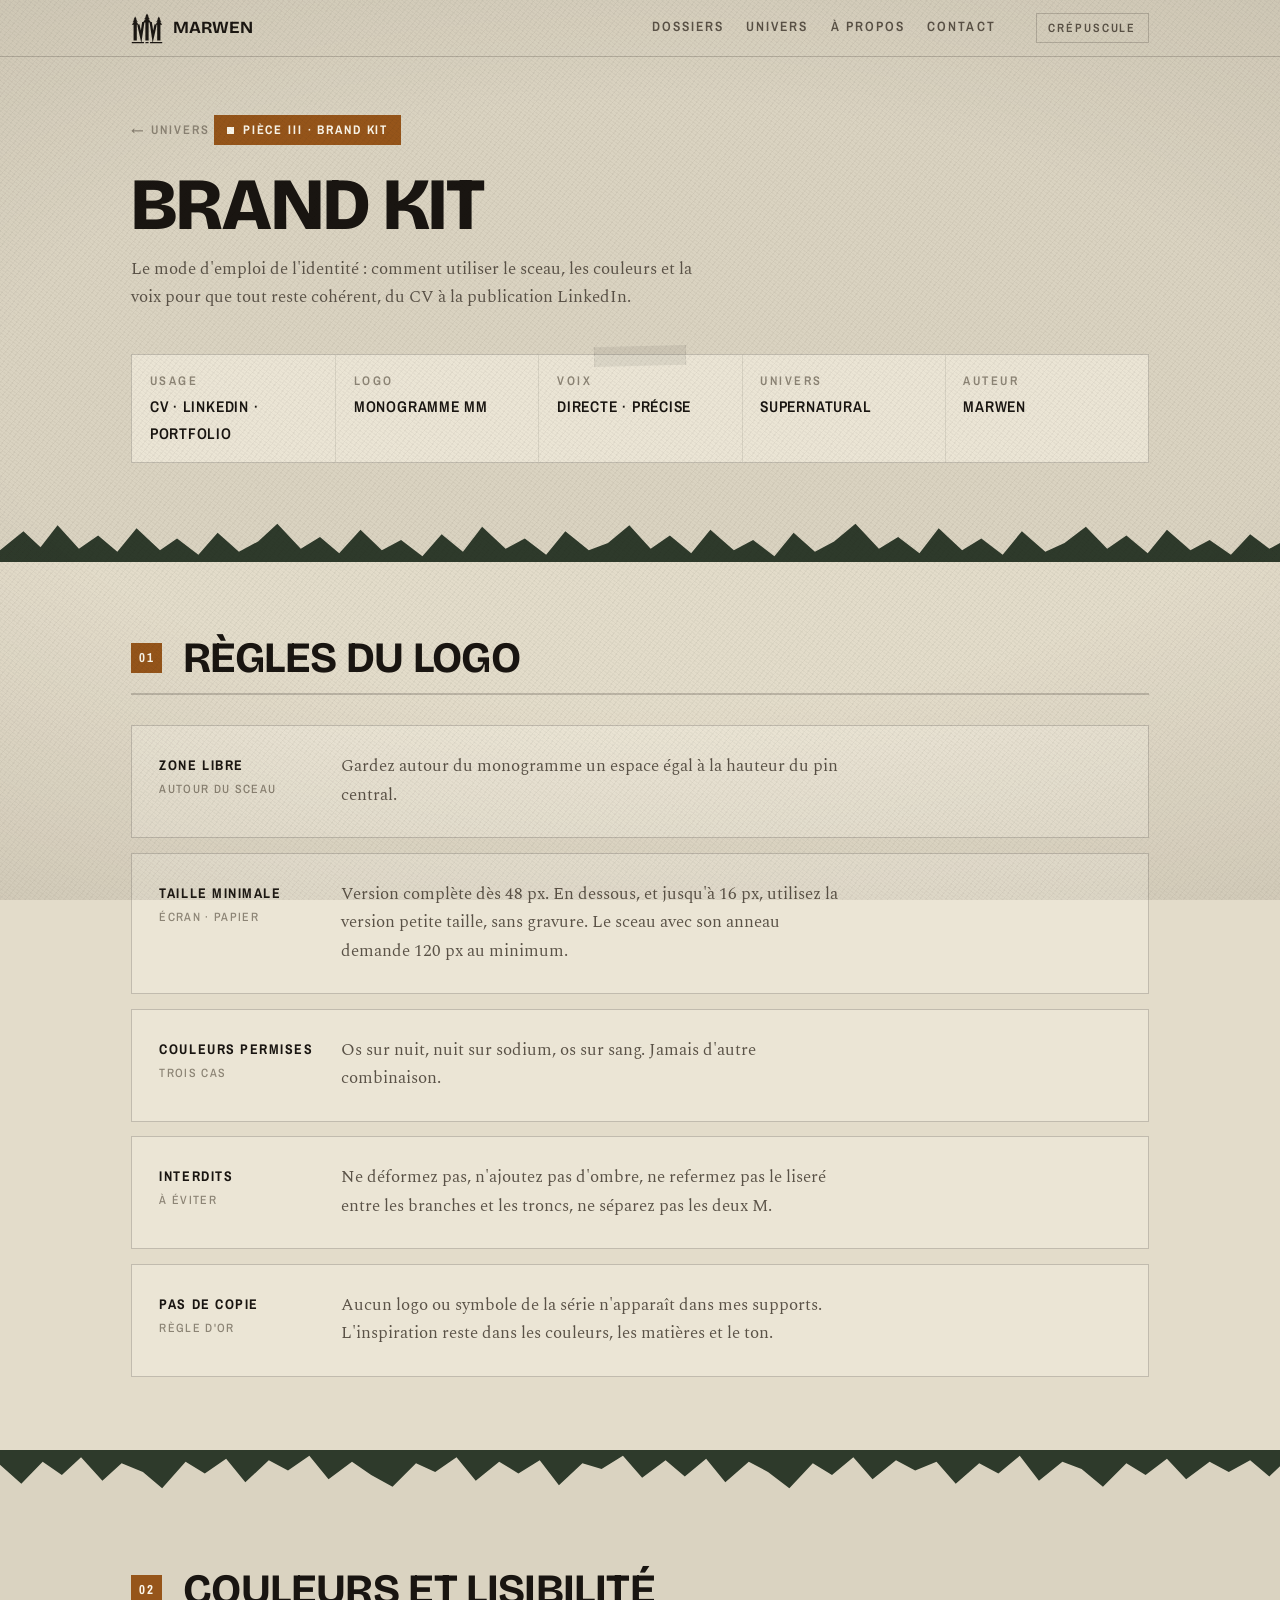
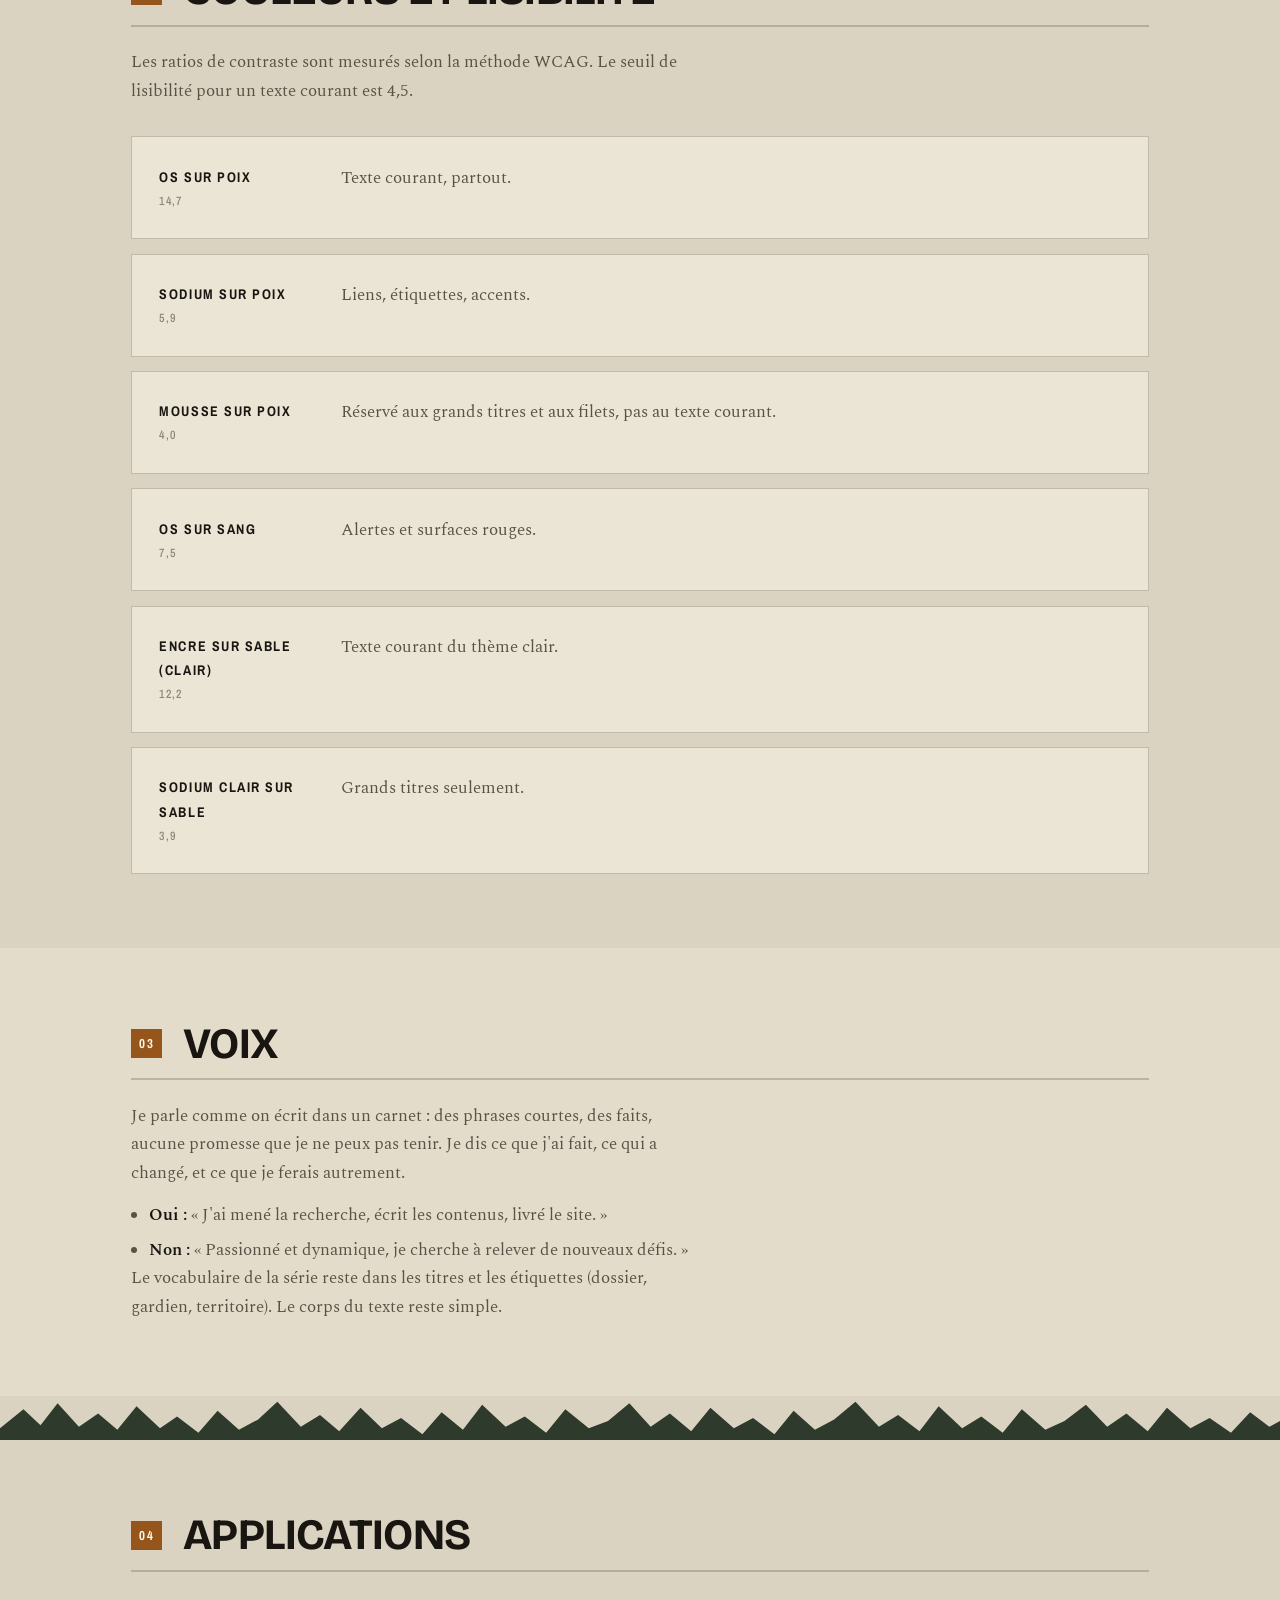
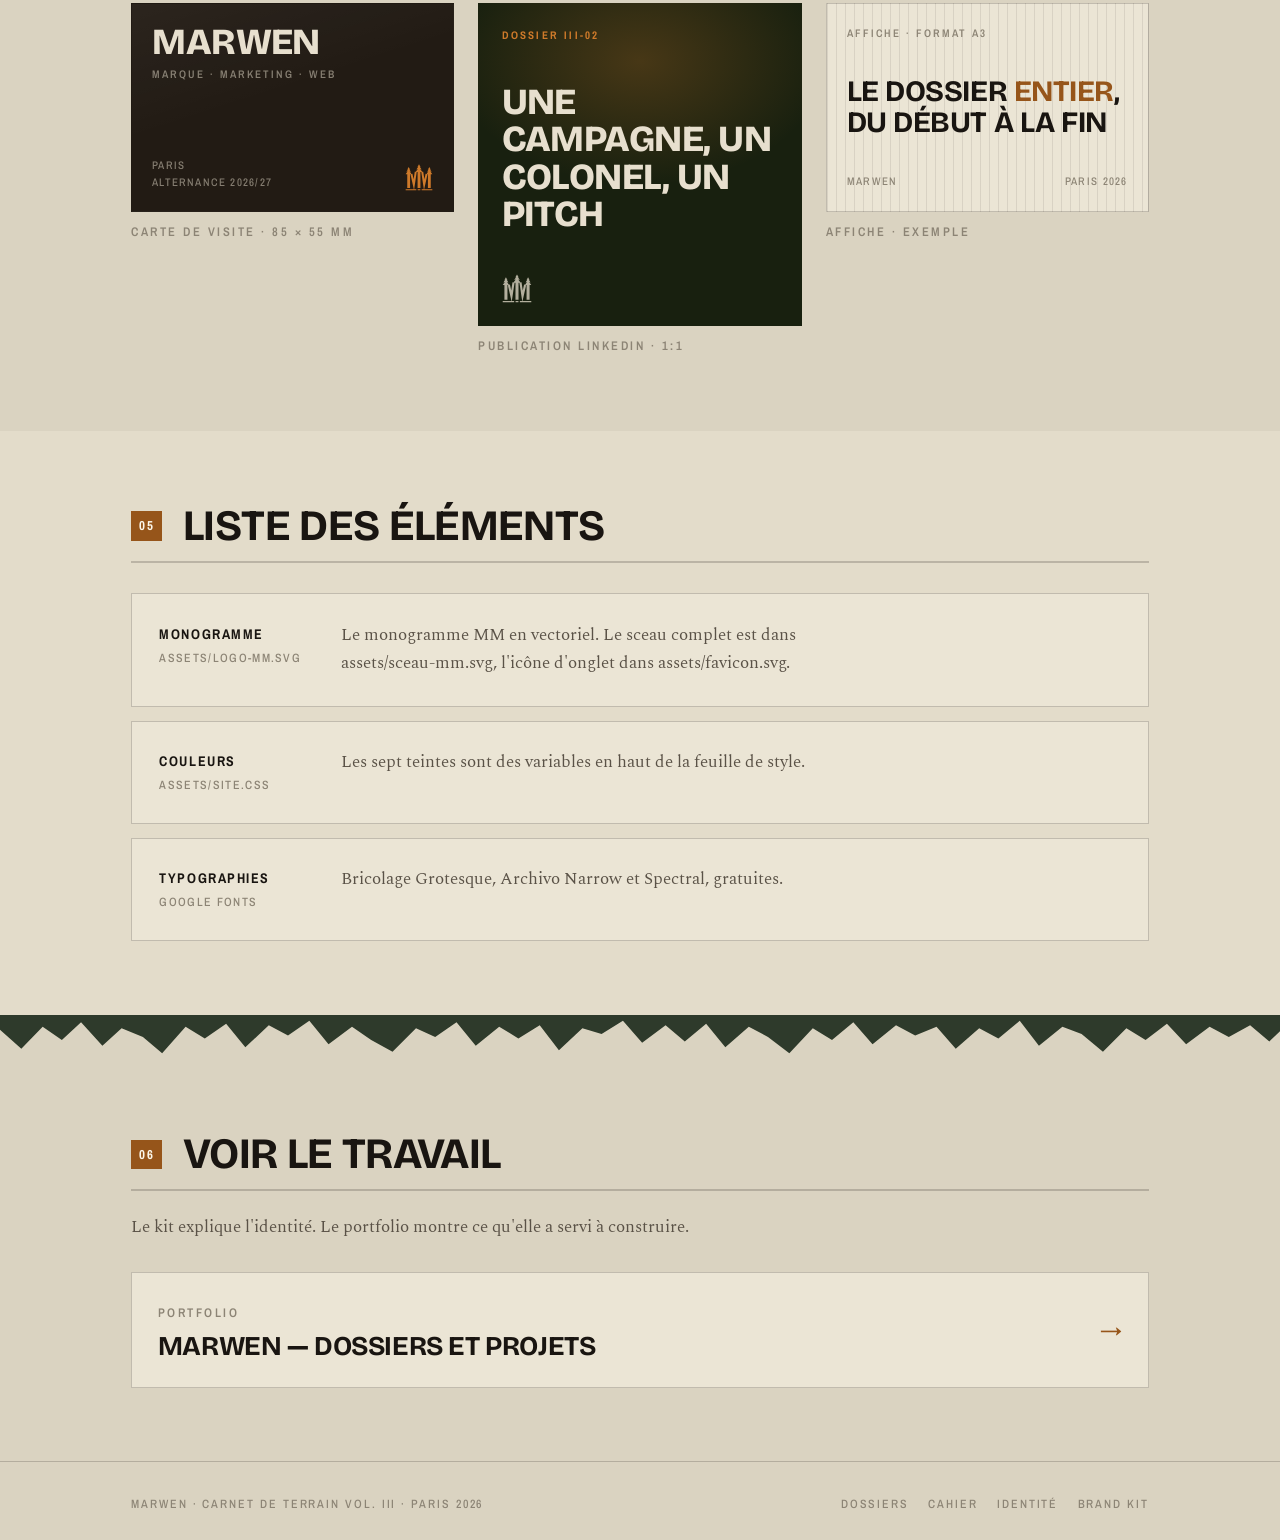
<file: marwen-site/brand-kit.html>
<!doctype html>
<html lang="fr">
<head>
<meta charset="utf-8">
<meta name="viewport" content="width=device-width, initial-scale=1, viewport-fit=cover">
<title>Brand kit — Marwen</title>
<meta name="description" content="Brand kit de Marwen : règles du logo, contrastes de la palette, voix, applications et lien vers le portfolio.">
<link rel="canonical" href="https://example.com/brand-kit.html">
<meta property="og:type" content="article">
<meta property="og:locale" content="fr_FR">
<meta property="og:title" content="Brand kit — Marwen">
<meta property="og:description" content="Brand kit de Marwen : règles du logo, contrastes de la palette, voix, applications et lien vers le portfolio.">
<meta property="og:url" content="https://example.com/brand-kit.html">
<meta property="og:image" content="https://example.com/assets/share.png">
<meta name="twitter:card" content="summary_large_image">
<meta name="theme-color" content="#0B0E0B" media="(prefers-color-scheme: dark)">
<meta name="theme-color" content="#DAD3C1" media="(prefers-color-scheme: light)">
<link rel="icon" href="assets/favicon.svg" type="image/svg+xml">
<link rel="preconnect" href="https://fonts.googleapis.com">
<link rel="preconnect" href="https://fonts.gstatic.com" crossorigin>
<link rel="stylesheet" href="https://fonts.googleapis.com/css2?family=Bricolage+Grotesque:opsz,wght@12..96,700;12..96,800&family=Archivo+Narrow:wght@500;600;700&family=Spectral:ital,wght@0,400;0,500;0,600;1,400;1,500&display=swap">
<link rel="stylesheet" href="assets/site.css">
</head>
<body>

<a class="skip" href="#main">Aller au contenu</a>

<div class="mast">
  <div class="wrap">
    <a class="sigil-link" href="index.html" aria-label="Marwen — accueil">
      <svg class="sigil" viewBox="36 24 168 164" role="img" aria-label="Monogramme MM de Marwen"><path d="M94.57 74.11 L87.79 119.50 L80.35 86.67 L74.90 87.91 L63.88 72 L72 75.50 L61.78 59 L67 62.50 L58 46 L49 62.50 L54.22 59 L44 75.50 L52.12 72 L40 89.50 L49.50 89.50 L49.50 172 L66.50 172 L66.50 89.50 L70.10 89.50 L70.10 95.73 L88.97 179 L40 179 L40 185.50 L104 185.50 L104 179 L91.03 179 L106.34 76.50 L111.50 76.50 L111.50 172 L128.50 172 L128.50 76.50 L133.66 76.50 L148.97 179 L136 179 L136 185.50 L200 185.50 L200 179 L151.03 179 L169.90 95.73 L169.90 89.50 L173.50 89.50 L173.50 172 L190.50 172 L190.50 89.50 L200 89.50 L187.88 72 L196 75.50 L185.78 59 L191 62.50 L182 46 L173 62.50 L178.22 59 L168 75.50 L176.12 72 L165.10 87.91 L159.65 86.67 L152.21 119.50 L145.43 74.11 L139.81 74.95 L126.72 58 L136 61.50 L124.20 44 L130 47.50 L120 30 L110 47.50 L115.80 44 L104 61.50 L113.28 58 L100.19 74.95ZM112 185.50 L128 185.50 L128 179 L112 179Z" fill="currentColor" fill-rule="evenodd"/></svg>
      <span class="sigil-word">Marwen</span>
    </a>
    <nav aria-label="Navigation principale">
      <a href="index.html">Dossiers</a>
      <a href="index.html#univers">Univers</a>
      <a href="index.html#propos">À propos</a>
      <a href="index.html#contact">Contact</a>
    </nav>
    <button class="lamp" id="lamp-btn" type="button">Aube</button>
  </div>
</div>

<main id="main">
<header class="page-hero">
  <div class="wrap">
    <a class="crumb" href="index.html#univers">← Univers</a>
    <span class="flag">Pièce III · Brand kit</span>
    <h1>Brand kit</h1>
    <p class="lede">Le mode d'emploi de l'identité : comment utiliser le sceau, les couleurs et la voix pour que tout reste cohérent, du CV à la publication LinkedIn.</p>
    <dl class="plate">
      <div><dt class="tampon">Usage</dt><dd>CV · LinkedIn · portfolio</dd></div>
      <div><dt class="tampon">Logo</dt><dd>Monogramme MM</dd></div>
      <div><dt class="tampon">Voix</dt><dd>Directe · précise</dd></div>
      <div><dt class="tampon">Univers</dt><dd>Supernatural</dd></div>
      <div><dt class="tampon">Auteur</dt><dd>Marwen</dd></div>
    </dl>
  </div>
</header>
<svg class="treeline" viewBox="0 0 1200 60" preserveAspectRatio="none" role="img" aria-label="Ligne de pins"><path fill="currentColor" d="M0 60 L0 44 L22 18 L38 40 L54 10 L74 42 L92 24 L110 46 L128 14 L150 44 L166 28 L186 50 L204 20 L224 46 L242 32 L260 8 L282 42 L300 26 L318 48 L338 16 L358 44 L376 30 L396 52 L414 22 L434 46 L452 12 L474 42 L492 28 L512 50 L530 18 L552 44 L570 34 L590 10 L610 42 L628 24 L648 48 L666 16 L688 44 L706 30 L726 52 L744 20 L764 46 L782 32 L802 8 L824 42 L842 26 L862 48 L880 14 L902 44 L920 28 L940 50 L958 18 L980 46 L998 34 L1018 12 L1038 42 L1056 24 L1076 48 L1094 16 L1116 44 L1134 30 L1154 50 L1172 22 L1190 42 L1200 34 L1200 60 Z"/></svg>
<section class="band">
  <div class="wrap">
    <div class="sec-head">
      <span class="sec-num">01</span>
      <h2>Règles du logo</h2>
    </div>
    <div class="specimen">
      <div class="spec-row">
        <div class="tag"><b>Zone libre</b><span>Autour du sceau</span></div>
        <div class="spec-body">Gardez autour du monogramme un espace égal à la hauteur du pin central.</div>
      </div>
      <div class="spec-row">
        <div class="tag"><b>Taille minimale</b><span>Écran · papier</span></div>
        <div class="spec-body">Version complète dès 48 px. En dessous, et jusqu'à 16 px, utilisez la version petite taille, sans gravure. Le sceau avec son anneau demande 120 px au minimum.</div>
      </div>
      <div class="spec-row">
        <div class="tag"><b>Couleurs permises</b><span>Trois cas</span></div>
        <div class="spec-body">Os sur nuit, nuit sur sodium, os sur sang. Jamais d'autre combinaison.</div>
      </div>
      <div class="spec-row">
        <div class="tag"><b>Interdits</b><span>À éviter</span></div>
        <div class="spec-body">Ne déformez pas, n'ajoutez pas d'ombre, ne refermez pas le liseré entre les branches et les troncs, ne séparez pas les deux M.</div>
      </div>
      <div class="spec-row">
        <div class="tag"><b>Pas de copie</b><span>Règle d'or</span></div>
        <div class="spec-body">Aucun logo ou symbole de la série n'apparaît dans mes supports. L'inspiration reste dans les couleurs, les matières et le ton.</div>
      </div>
    </div>

  </div>
</section>
<svg class="treeline flip" viewBox="0 0 1200 60" preserveAspectRatio="none" role="img" aria-label="Ligne de pins"><path fill="currentColor" d="M0 60 L0 40 L20 14 L40 44 L58 26 L76 50 L96 18 L114 42 L134 30 L152 8 L174 44 L192 28 L212 48 L230 16 L252 46 L270 32 L290 52 L308 20 L330 44 L348 26 L368 10 L390 42 L408 30 L428 50 L446 18 L468 44 L486 28 L506 46 L524 12 L546 42 L564 34 L584 52 L602 22 L624 46 L642 24 L662 48 L680 16 L702 44 L720 30 L740 8 L762 42 L780 26 L800 50 L818 20 L840 46 L858 32 L878 44 L896 14 L918 42 L936 28 L956 52 L974 18 L996 44 L1014 34 L1034 10 L1056 42 L1074 26 L1094 48 L1112 20 L1134 44 L1152 30 L1172 46 L1190 24 L1200 38 L1200 60 Z"/></svg>
<section>
  <div class="wrap">
    <div class="sec-head">
      <span class="sec-num">02</span>
      <h2>Couleurs et lisibilité</h2>
    </div>
    <div class="prose">
      <p>Les ratios de contraste sont mesurés selon la méthode WCAG. Le seuil de lisibilité pour un texte courant est 4,5.</p>
    </div>
    <div class="specimen">
      <div class="spec-row">
        <div class="tag"><b>Os sur poix</b><span>14,7</span></div>
        <div class="spec-body">Texte courant, partout.</div>
      </div>
      <div class="spec-row">
        <div class="tag"><b>Sodium sur poix</b><span>5,9</span></div>
        <div class="spec-body">Liens, étiquettes, accents.</div>
      </div>
      <div class="spec-row">
        <div class="tag"><b>Mousse sur poix</b><span>4,0</span></div>
        <div class="spec-body">Réservé aux grands titres et aux filets, pas au texte courant.</div>
      </div>
      <div class="spec-row">
        <div class="tag"><b>Os sur sang</b><span>7,5</span></div>
        <div class="spec-body">Alertes et surfaces rouges.</div>
      </div>
      <div class="spec-row">
        <div class="tag"><b>Encre sur sable (clair)</b><span>12,2</span></div>
        <div class="spec-body">Texte courant du thème clair.</div>
      </div>
      <div class="spec-row">
        <div class="tag"><b>Sodium clair sur sable</b><span>3,9</span></div>
        <div class="spec-body">Grands titres seulement.</div>
      </div>
    </div>

  </div>
</section>
<section class="band">
  <div class="wrap">
    <div class="sec-head">
      <span class="sec-num">03</span>
      <h2>Voix</h2>
    </div>
    <div class="prose">
      <p>Je parle comme on écrit dans un carnet : des phrases courtes, des faits, aucune promesse que je ne peux pas tenir. Je dis ce que j'ai fait, ce qui a changé, et ce que je ferais autrement.</p>
      <ul>
        <li><strong>Oui :</strong> « J'ai mené la recherche, écrit les contenus, livré le site. »</li>
        <li><strong>Non :</strong> « Passionné et dynamique, je cherche à relever de nouveaux défis. »</li>
      </ul>
      <p>Le vocabulaire de la série reste dans les titres et les étiquettes (dossier, gardien, territoire). Le corps du texte reste simple.</p>
    </div>

  </div>
</section>
<svg class="treeline" viewBox="0 0 1200 60" preserveAspectRatio="none" role="img" aria-label="Ligne de pins"><path fill="currentColor" d="M0 60 L0 44 L22 18 L38 40 L54 10 L74 42 L92 24 L110 46 L128 14 L150 44 L166 28 L186 50 L204 20 L224 46 L242 32 L260 8 L282 42 L300 26 L318 48 L338 16 L358 44 L376 30 L396 52 L414 22 L434 46 L452 12 L474 42 L492 28 L512 50 L530 18 L552 44 L570 34 L590 10 L610 42 L628 24 L648 48 L666 16 L688 44 L706 30 L726 52 L744 20 L764 46 L782 32 L802 8 L824 42 L842 26 L862 48 L880 14 L902 44 L920 28 L940 50 L958 18 L980 46 L998 34 L1018 12 L1038 42 L1056 24 L1076 48 L1094 16 L1116 44 L1134 30 L1154 50 L1172 22 L1190 42 L1200 34 L1200 60 Z"/></svg>
<section>
  <div class="wrap">
    <div class="sec-head">
      <span class="sec-num">04</span>
      <h2>Applications</h2>
    </div>
    <div class="apps">
      <figure class="app">
        <div class="card-face">
          <div>
            <div class="cf-name">Marwen</div>
            <div class="cf-role">Marque · Marketing · Web</div>
          </div>
          <div class="cf-foot">
            <span>Paris<br>Alternance 2026/27</span>
            <svg aria-hidden="true" viewBox="36 24 168 164" ><path d="M94.57 74.11 L87.79 119.50 L80.35 86.67 L74.90 87.91 L63.88 72 L72 75.50 L61.78 59 L67 62.50 L58 46 L49 62.50 L54.22 59 L44 75.50 L52.12 72 L40 89.50 L49.50 89.50 L49.50 172 L66.50 172 L66.50 89.50 L70.10 89.50 L70.10 95.73 L88.97 179 L40 179 L40 185.50 L104 185.50 L104 179 L91.03 179 L106.34 76.50 L111.50 76.50 L111.50 172 L128.50 172 L128.50 76.50 L133.66 76.50 L148.97 179 L136 179 L136 185.50 L200 185.50 L200 179 L151.03 179 L169.90 95.73 L169.90 89.50 L173.50 89.50 L173.50 172 L190.50 172 L190.50 89.50 L200 89.50 L187.88 72 L196 75.50 L185.78 59 L191 62.50 L182 46 L173 62.50 L178.22 59 L168 75.50 L176.12 72 L165.10 87.91 L159.65 86.67 L152.21 119.50 L145.43 74.11 L139.81 74.95 L126.72 58 L136 61.50 L124.20 44 L130 47.50 L120 30 L110 47.50 L115.80 44 L104 61.50 L113.28 58 L100.19 74.95ZM112 185.50 L128 185.50 L128 179 L112 179Z" fill="currentColor" fill-rule="evenodd"/></svg>
          </div>
        </div>
        <figcaption class="tampon">Carte de visite · 85 × 55 mm</figcaption>
      </figure>
      <figure class="app">
        <div class="post-face">
          <span class="pf-k">Dossier III-02</span>
          <span class="pf-l">Une campagne, un Colonel, un pitch</span>
          <svg aria-hidden="true" viewBox="36 24 168 164" ><path d="M94.57 74.11 L87.79 119.50 L80.35 86.67 L74.90 87.91 L63.88 72 L72 75.50 L61.78 59 L67 62.50 L58 46 L49 62.50 L54.22 59 L44 75.50 L52.12 72 L40 89.50 L49.50 89.50 L49.50 172 L66.50 172 L66.50 89.50 L70.10 89.50 L70.10 95.73 L88.97 179 L40 179 L40 185.50 L104 185.50 L104 179 L91.03 179 L106.34 76.50 L111.50 76.50 L111.50 172 L128.50 172 L128.50 76.50 L133.66 76.50 L148.97 179 L136 179 L136 185.50 L200 185.50 L200 179 L151.03 179 L169.90 95.73 L169.90 89.50 L173.50 89.50 L173.50 172 L190.50 172 L190.50 89.50 L200 89.50 L187.88 72 L196 75.50 L185.78 59 L191 62.50 L182 46 L173 62.50 L178.22 59 L168 75.50 L176.12 72 L165.10 87.91 L159.65 86.67 L152.21 119.50 L145.43 74.11 L139.81 74.95 L126.72 58 L136 61.50 L124.20 44 L130 47.50 L120 30 L110 47.50 L115.80 44 L104 61.50 L113.28 58 L100.19 74.95ZM112 185.50 L128 185.50 L128 179 L112 179Z" fill="currentColor" fill-rule="evenodd"/></svg>
        </div>
        <figcaption class="tampon">Publication LinkedIn · 1:1</figcaption>
      </figure>
      <figure class="app">
        <div class="poster-face">
          <span class="po-t">Affiche · Format A3</span>
          <span class="po-m">Le dossier <em>entier</em>, du début à la fin</span>
          <span class="po-b"><span>Marwen</span><span>Paris 2026</span></span>
        </div>
        <figcaption class="tampon">Affiche · exemple</figcaption>
      </figure>
    </div>

  </div>
</section>
<section class="band">
  <div class="wrap">
    <div class="sec-head">
      <span class="sec-num">05</span>
      <h2>Liste des éléments</h2>
    </div>
    <div class="specimen">
      <div class="spec-row">
        <div class="tag"><b>Monogramme</b><span>assets/logo-mm.svg</span></div>
        <div class="spec-body">Le monogramme MM en vectoriel. Le sceau complet est dans assets/sceau-mm.svg, l'icône d'onglet dans assets/favicon.svg.</div>
      </div>
      <div class="spec-row">
        <div class="tag"><b>Couleurs</b><span>assets/site.css</span></div>
        <div class="spec-body">Les sept teintes sont des variables en haut de la feuille de style.</div>
      </div>
      <div class="spec-row">
        <div class="tag"><b>Typographies</b><span>Google Fonts</span></div>
        <div class="spec-body">Bricolage Grotesque, Archivo Narrow et Spectral, gratuites.</div>
      </div>
    </div>

  </div>
</section>
<svg class="treeline flip" viewBox="0 0 1200 60" preserveAspectRatio="none" role="img" aria-label="Ligne de pins"><path fill="currentColor" d="M0 60 L0 40 L20 14 L40 44 L58 26 L76 50 L96 18 L114 42 L134 30 L152 8 L174 44 L192 28 L212 48 L230 16 L252 46 L270 32 L290 52 L308 20 L330 44 L348 26 L368 10 L390 42 L408 30 L428 50 L446 18 L468 44 L486 28 L506 46 L524 12 L546 42 L564 34 L584 52 L602 22 L624 46 L642 24 L662 48 L680 16 L702 44 L720 30 L740 8 L762 42 L780 26 L800 50 L818 20 L840 46 L858 32 L878 44 L896 14 L918 42 L936 28 L956 52 L974 18 L996 44 L1014 34 L1034 10 L1056 42 L1074 26 L1094 48 L1112 20 L1134 44 L1152 30 L1172 46 L1190 24 L1200 38 L1200 60 Z"/></svg>
<section>
  <div class="wrap">
    <div class="sec-head">
      <span class="sec-num">06</span>
      <h2>Voir le travail</h2>
    </div>
    <p class="lede">Le kit explique l'identité. Le portfolio montre ce qu'elle a servi à construire.</p>
    <a class="onward" href="index.html">
      <span class="ow-text">
        <span class="tampon">Portfolio</span>
        <span class="ow-title">Marwen — dossiers et projets</span>
      </span>
      <span class="ow-arrow" aria-hidden="true">→</span>
    </a>

  </div>
</section>
</main>

<footer class="site-foot">
  <div class="wrap">
    <p>Marwen · Carnet de terrain vol. III · Paris 2026</p>
    <nav aria-label="Navigation du pied de page">
      <a href="index.html">Dossiers</a>
      <a href="cahier-de-recherche.html">Cahier</a>
      <a href="identite.html">Identité</a>
      <a href="brand-kit.html">Brand kit</a>
    </nav>
  </div>
</footer>

<script src="assets/site.js"></script>
</body>
</html>
</file>
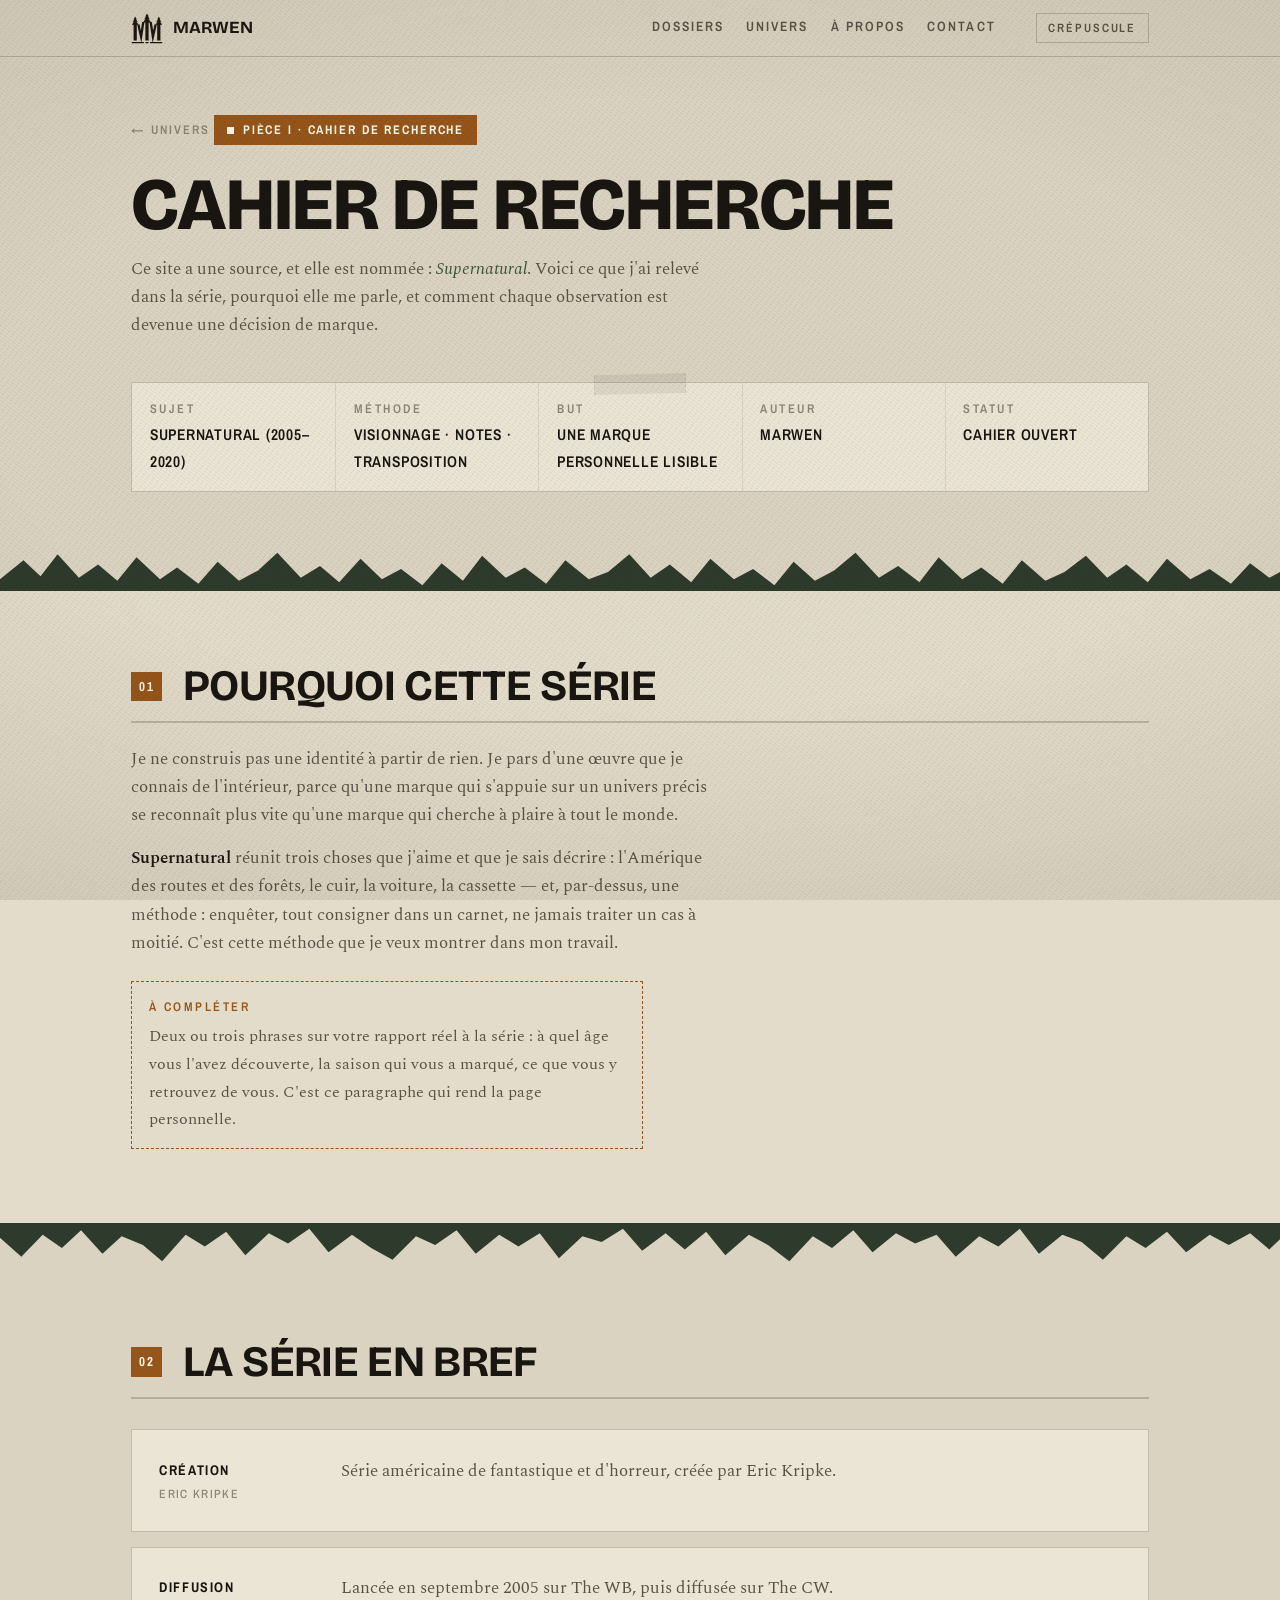
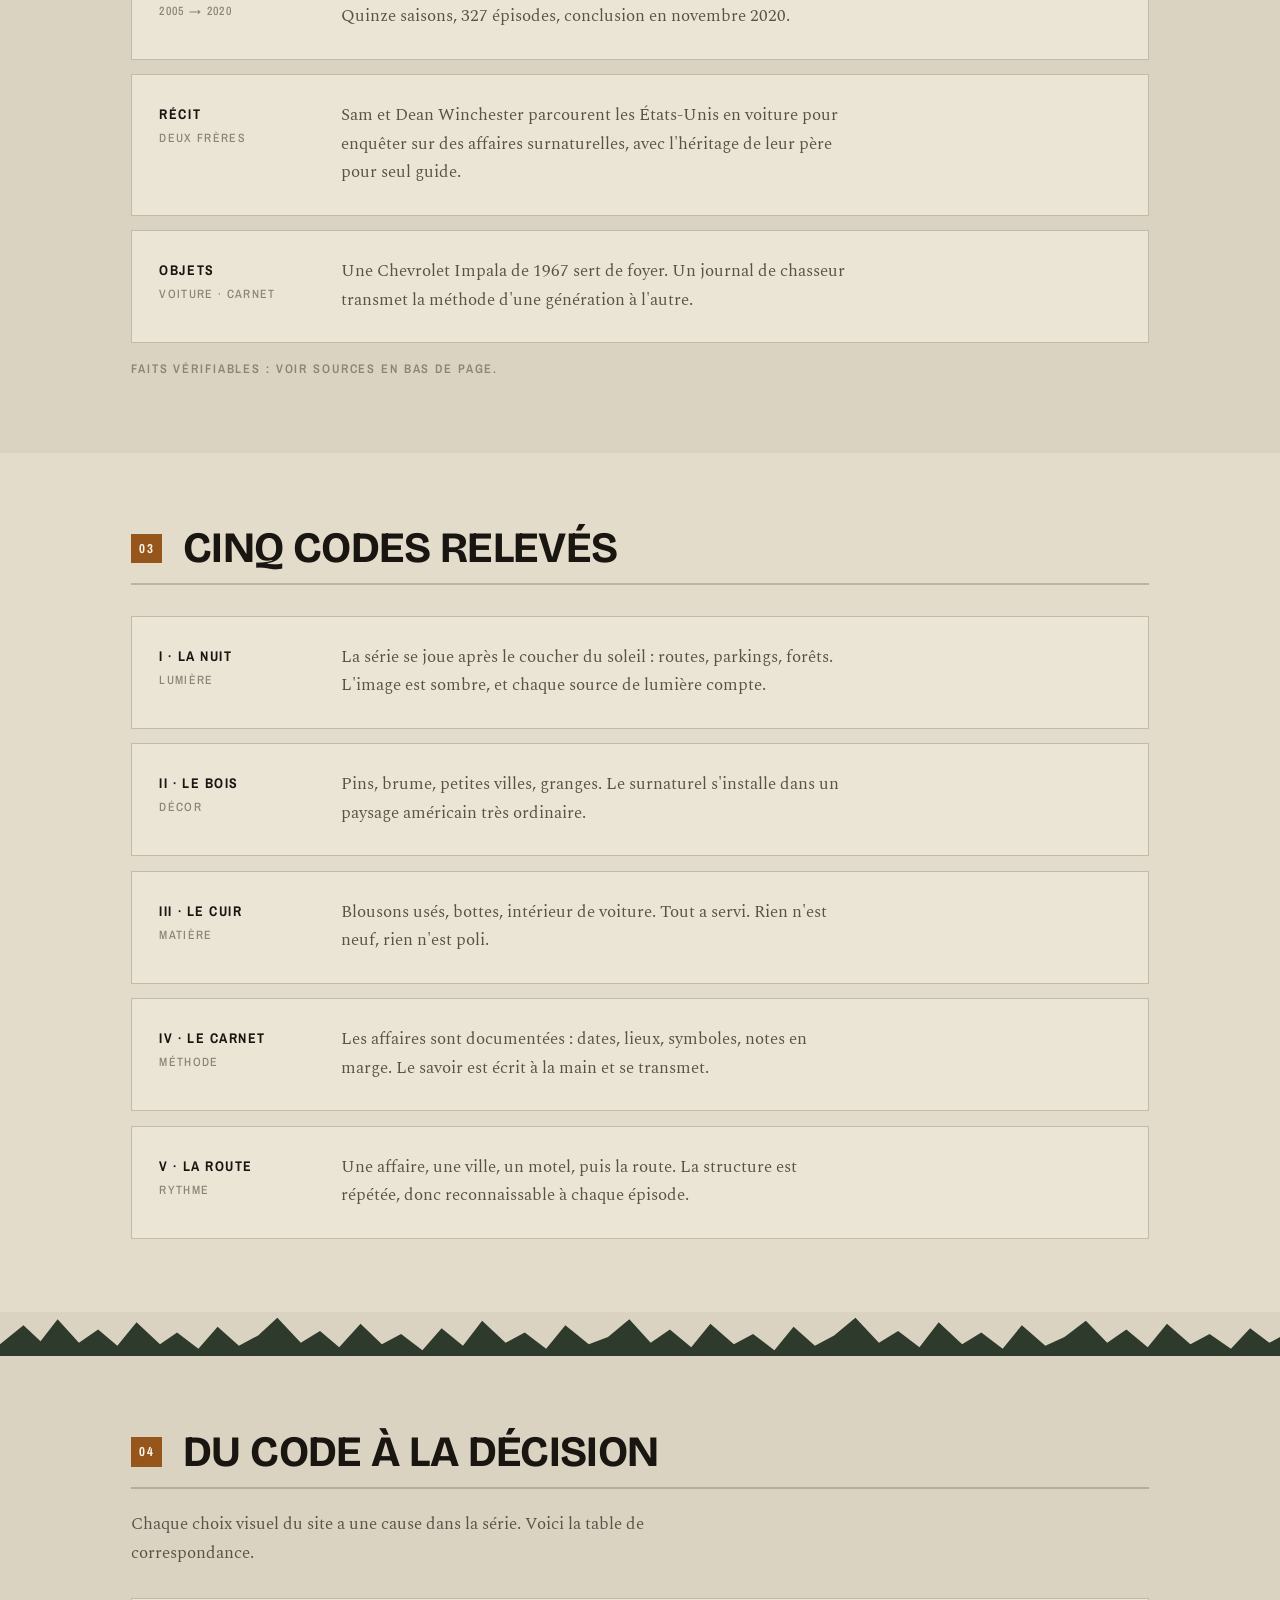
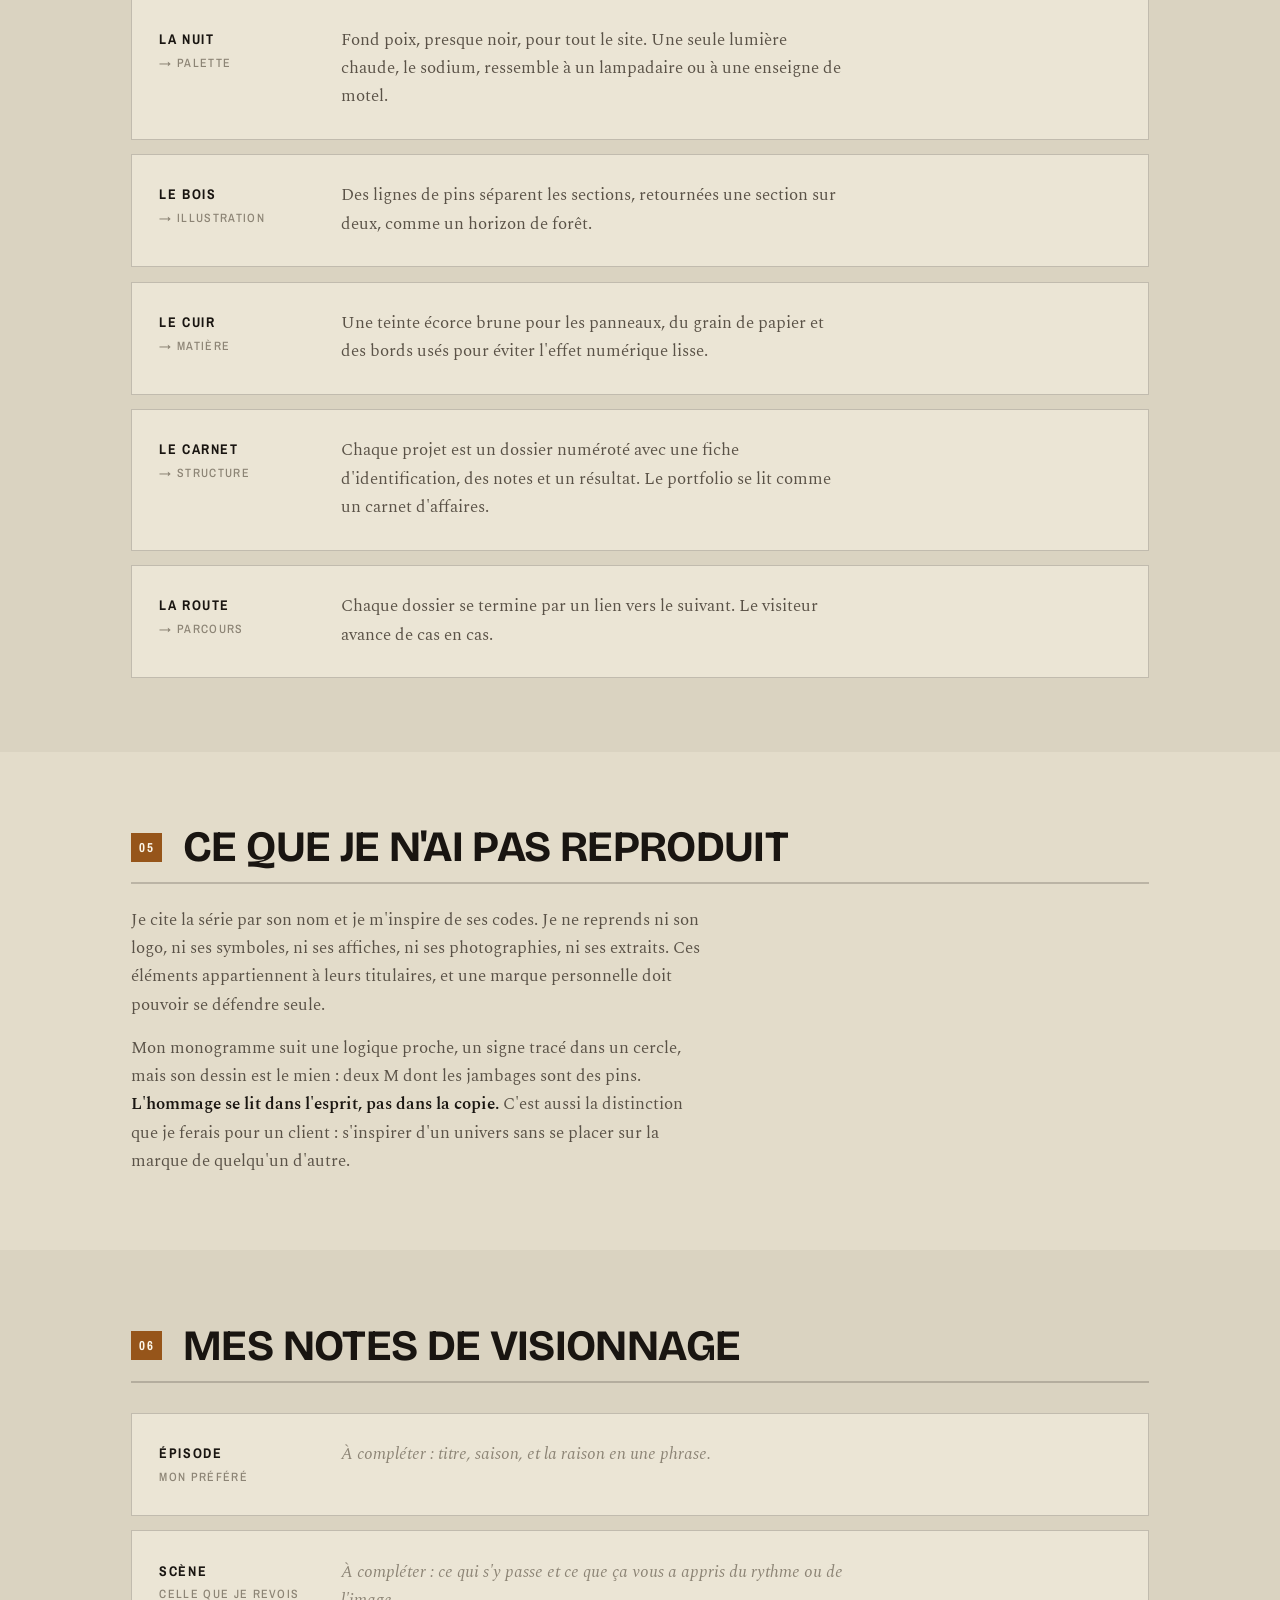
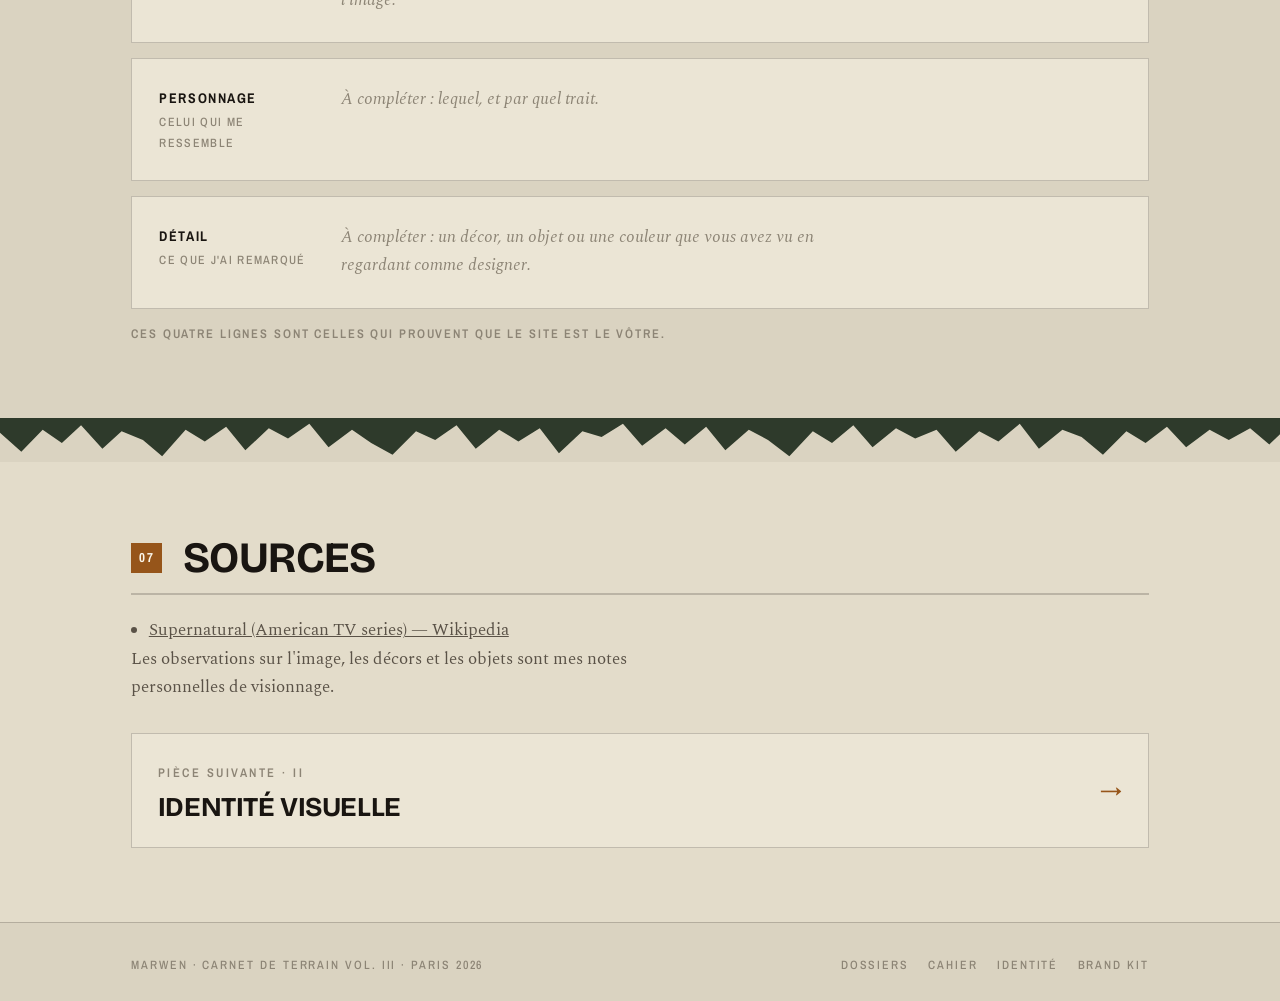
<file: marwen-site/cahier-de-recherche.html>
<!doctype html>
<html lang="fr">
<head>
<meta charset="utf-8">
<meta name="viewport" content="width=device-width, initial-scale=1, viewport-fit=cover">
<title>Cahier de recherche — Marwen</title>
<meta name="description" content="Cahier de recherche de Marwen sur la série Supernatural : codes relevés, transposition en décisions de marque, notes de visionnage.">
<link rel="canonical" href="https://example.com/cahier-de-recherche.html">
<meta property="og:type" content="article">
<meta property="og:locale" content="fr_FR">
<meta property="og:title" content="Cahier de recherche — Marwen">
<meta property="og:description" content="Cahier de recherche de Marwen sur la série Supernatural : codes relevés, transposition en décisions de marque, notes de visionnage.">
<meta property="og:url" content="https://example.com/cahier-de-recherche.html">
<meta property="og:image" content="https://example.com/assets/share.png">
<meta name="twitter:card" content="summary_large_image">
<meta name="theme-color" content="#0B0E0B" media="(prefers-color-scheme: dark)">
<meta name="theme-color" content="#DAD3C1" media="(prefers-color-scheme: light)">
<link rel="icon" href="assets/favicon.svg" type="image/svg+xml">
<link rel="preconnect" href="https://fonts.googleapis.com">
<link rel="preconnect" href="https://fonts.gstatic.com" crossorigin>
<link rel="stylesheet" href="https://fonts.googleapis.com/css2?family=Bricolage+Grotesque:opsz,wght@12..96,700;12..96,800&family=Archivo+Narrow:wght@500;600;700&family=Spectral:ital,wght@0,400;0,500;0,600;1,400;1,500&display=swap">
<link rel="stylesheet" href="assets/site.css">
</head>
<body>

<a class="skip" href="#main">Aller au contenu</a>

<div class="mast">
  <div class="wrap">
    <a class="sigil-link" href="index.html" aria-label="Marwen — accueil">
      <svg class="sigil" viewBox="36 24 168 164" role="img" aria-label="Monogramme MM de Marwen"><path d="M94.57 74.11 L87.79 119.50 L80.35 86.67 L74.90 87.91 L63.88 72 L72 75.50 L61.78 59 L67 62.50 L58 46 L49 62.50 L54.22 59 L44 75.50 L52.12 72 L40 89.50 L49.50 89.50 L49.50 172 L66.50 172 L66.50 89.50 L70.10 89.50 L70.10 95.73 L88.97 179 L40 179 L40 185.50 L104 185.50 L104 179 L91.03 179 L106.34 76.50 L111.50 76.50 L111.50 172 L128.50 172 L128.50 76.50 L133.66 76.50 L148.97 179 L136 179 L136 185.50 L200 185.50 L200 179 L151.03 179 L169.90 95.73 L169.90 89.50 L173.50 89.50 L173.50 172 L190.50 172 L190.50 89.50 L200 89.50 L187.88 72 L196 75.50 L185.78 59 L191 62.50 L182 46 L173 62.50 L178.22 59 L168 75.50 L176.12 72 L165.10 87.91 L159.65 86.67 L152.21 119.50 L145.43 74.11 L139.81 74.95 L126.72 58 L136 61.50 L124.20 44 L130 47.50 L120 30 L110 47.50 L115.80 44 L104 61.50 L113.28 58 L100.19 74.95ZM112 185.50 L128 185.50 L128 179 L112 179Z" fill="currentColor" fill-rule="evenodd"/></svg>
      <span class="sigil-word">Marwen</span>
    </a>
    <nav aria-label="Navigation principale">
      <a href="index.html">Dossiers</a>
      <a href="index.html#univers">Univers</a>
      <a href="index.html#propos">À propos</a>
      <a href="index.html#contact">Contact</a>
    </nav>
    <button class="lamp" id="lamp-btn" type="button">Aube</button>
  </div>
</div>

<main id="main">
<header class="page-hero">
  <div class="wrap">
    <a class="crumb" href="index.html#univers">← Univers</a>
    <span class="flag">Pièce I · Cahier de recherche</span>
    <h1>Cahier de recherche</h1>
    <p class="lede">Ce site a une source, et elle est nommée : <em>Supernatural</em>. Voici ce que j'ai relevé dans la série, pourquoi elle me parle, et comment chaque observation est devenue une décision de marque.</p>
    <dl class="plate">
      <div><dt class="tampon">Sujet</dt><dd>Supernatural (2005–2020)</dd></div>
      <div><dt class="tampon">Méthode</dt><dd>Visionnage · notes · transposition</dd></div>
      <div><dt class="tampon">But</dt><dd>Une marque personnelle lisible</dd></div>
      <div><dt class="tampon">Auteur</dt><dd>Marwen</dd></div>
      <div><dt class="tampon">Statut</dt><dd>Cahier ouvert</dd></div>
    </dl>
  </div>
</header>
<svg class="treeline" viewBox="0 0 1200 60" preserveAspectRatio="none" role="img" aria-label="Ligne de pins"><path fill="currentColor" d="M0 60 L0 44 L22 18 L38 40 L54 10 L74 42 L92 24 L110 46 L128 14 L150 44 L166 28 L186 50 L204 20 L224 46 L242 32 L260 8 L282 42 L300 26 L318 48 L338 16 L358 44 L376 30 L396 52 L414 22 L434 46 L452 12 L474 42 L492 28 L512 50 L530 18 L552 44 L570 34 L590 10 L610 42 L628 24 L648 48 L666 16 L688 44 L706 30 L726 52 L744 20 L764 46 L782 32 L802 8 L824 42 L842 26 L862 48 L880 14 L902 44 L920 28 L940 50 L958 18 L980 46 L998 34 L1018 12 L1038 42 L1056 24 L1076 48 L1094 16 L1116 44 L1134 30 L1154 50 L1172 22 L1190 42 L1200 34 L1200 60 Z"/></svg>
<section class="band">
  <div class="wrap">
    <div class="sec-head">
      <span class="sec-num">01</span>
      <h2>Pourquoi cette série</h2>
    </div>
    <div class="prose">
      <p>Je ne construis pas une identité à partir de rien. Je pars d'une œuvre que je connais de l'intérieur, parce qu'une marque qui s'appuie sur un univers précis se reconnaît plus vite qu'une marque qui cherche à plaire à tout le monde.</p>
      <p><strong>Supernatural</strong> réunit trois choses que j'aime et que je sais décrire : l'Amérique des routes et des forêts, le cuir, la voiture, la cassette — et, par-dessus, une méthode : enquêter, tout consigner dans un carnet, ne jamais traiter un cas à moitié. C'est cette méthode que je veux montrer dans mon travail.</p>
    </div>
<p class="todo-note"><span class="tampon">À compléter</span>Deux ou trois phrases sur votre rapport réel à la série : à quel âge vous l'avez découverte, la saison qui vous a marqué, ce que vous y retrouvez de vous. C'est ce paragraphe qui rend la page personnelle.</p>

  </div>
</section>
<svg class="treeline flip" viewBox="0 0 1200 60" preserveAspectRatio="none" role="img" aria-label="Ligne de pins"><path fill="currentColor" d="M0 60 L0 40 L20 14 L40 44 L58 26 L76 50 L96 18 L114 42 L134 30 L152 8 L174 44 L192 28 L212 48 L230 16 L252 46 L270 32 L290 52 L308 20 L330 44 L348 26 L368 10 L390 42 L408 30 L428 50 L446 18 L468 44 L486 28 L506 46 L524 12 L546 42 L564 34 L584 52 L602 22 L624 46 L642 24 L662 48 L680 16 L702 44 L720 30 L740 8 L762 42 L780 26 L800 50 L818 20 L840 46 L858 32 L878 44 L896 14 L918 42 L936 28 L956 52 L974 18 L996 44 L1014 34 L1034 10 L1056 42 L1074 26 L1094 48 L1112 20 L1134 44 L1152 30 L1172 46 L1190 24 L1200 38 L1200 60 Z"/></svg>
<section>
  <div class="wrap">
    <div class="sec-head">
      <span class="sec-num">02</span>
      <h2>La série en bref</h2>
    </div>
    <div class="specimen">
      <div class="spec-row">
        <div class="tag"><b>Création</b><span>Eric Kripke</span></div>
        <div class="spec-body">Série américaine de fantastique et d'horreur, créée par Eric Kripke.</div>
      </div>
      <div class="spec-row">
        <div class="tag"><b>Diffusion</b><span>2005 → 2020</span></div>
        <div class="spec-body">Lancée en septembre 2005 sur The WB, puis diffusée sur The CW. Quinze saisons, 327 épisodes, conclusion en novembre 2020.</div>
      </div>
      <div class="spec-row">
        <div class="tag"><b>Récit</b><span>Deux frères</span></div>
        <div class="spec-body">Sam et Dean Winchester parcourent les États-Unis en voiture pour enquêter sur des affaires surnaturelles, avec l'héritage de leur père pour seul guide.</div>
      </div>
      <div class="spec-row">
        <div class="tag"><b>Objets</b><span>Voiture · carnet</span></div>
        <div class="spec-body">Une Chevrolet Impala de 1967 sert de foyer. Un journal de chasseur transmet la méthode d'une génération à l'autre.</div>
      </div>
    </div>
    <p class="copy-note">Faits vérifiables : voir Sources en bas de page.</p>

  </div>
</section>
<section class="band">
  <div class="wrap">
    <div class="sec-head">
      <span class="sec-num">03</span>
      <h2>Cinq codes relevés</h2>
    </div>
    <div class="specimen">
      <div class="spec-row">
        <div class="tag"><b>I · La nuit</b><span>Lumière</span></div>
        <div class="spec-body">La série se joue après le coucher du soleil : routes, parkings, forêts. L'image est sombre, et chaque source de lumière compte.</div>
      </div>
      <div class="spec-row">
        <div class="tag"><b>II · Le bois</b><span>Décor</span></div>
        <div class="spec-body">Pins, brume, petites villes, granges. Le surnaturel s'installe dans un paysage américain très ordinaire.</div>
      </div>
      <div class="spec-row">
        <div class="tag"><b>III · Le cuir</b><span>Matière</span></div>
        <div class="spec-body">Blousons usés, bottes, intérieur de voiture. Tout a servi. Rien n'est neuf, rien n'est poli.</div>
      </div>
      <div class="spec-row">
        <div class="tag"><b>IV · Le carnet</b><span>Méthode</span></div>
        <div class="spec-body">Les affaires sont documentées : dates, lieux, symboles, notes en marge. Le savoir est écrit à la main et se transmet.</div>
      </div>
      <div class="spec-row">
        <div class="tag"><b>V · La route</b><span>Rythme</span></div>
        <div class="spec-body">Une affaire, une ville, un motel, puis la route. La structure est répétée, donc reconnaissable à chaque épisode.</div>
      </div>
    </div>

  </div>
</section>
<svg class="treeline" viewBox="0 0 1200 60" preserveAspectRatio="none" role="img" aria-label="Ligne de pins"><path fill="currentColor" d="M0 60 L0 44 L22 18 L38 40 L54 10 L74 42 L92 24 L110 46 L128 14 L150 44 L166 28 L186 50 L204 20 L224 46 L242 32 L260 8 L282 42 L300 26 L318 48 L338 16 L358 44 L376 30 L396 52 L414 22 L434 46 L452 12 L474 42 L492 28 L512 50 L530 18 L552 44 L570 34 L590 10 L610 42 L628 24 L648 48 L666 16 L688 44 L706 30 L726 52 L744 20 L764 46 L782 32 L802 8 L824 42 L842 26 L862 48 L880 14 L902 44 L920 28 L940 50 L958 18 L980 46 L998 34 L1018 12 L1038 42 L1056 24 L1076 48 L1094 16 L1116 44 L1134 30 L1154 50 L1172 22 L1190 42 L1200 34 L1200 60 Z"/></svg>
<section>
  <div class="wrap">
    <div class="sec-head">
      <span class="sec-num">04</span>
      <h2>Du code à la décision</h2>
    </div>
    <p class="lede">Chaque choix visuel du site a une cause dans la série. Voici la table de correspondance.</p>
    <div class="specimen">
      <div class="spec-row">
        <div class="tag"><b>La nuit</b><span>→ Palette</span></div>
        <div class="spec-body">Fond poix, presque noir, pour tout le site. Une seule lumière chaude, le sodium, ressemble à un lampadaire ou à une enseigne de motel.</div>
      </div>
      <div class="spec-row">
        <div class="tag"><b>Le bois</b><span>→ Illustration</span></div>
        <div class="spec-body">Des lignes de pins séparent les sections, retournées une section sur deux, comme un horizon de forêt.</div>
      </div>
      <div class="spec-row">
        <div class="tag"><b>Le cuir</b><span>→ Matière</span></div>
        <div class="spec-body">Une teinte écorce brune pour les panneaux, du grain de papier et des bords usés pour éviter l'effet numérique lisse.</div>
      </div>
      <div class="spec-row">
        <div class="tag"><b>Le carnet</b><span>→ Structure</span></div>
        <div class="spec-body">Chaque projet est un dossier numéroté avec une fiche d'identification, des notes et un résultat. Le portfolio se lit comme un carnet d'affaires.</div>
      </div>
      <div class="spec-row">
        <div class="tag"><b>La route</b><span>→ Parcours</span></div>
        <div class="spec-body">Chaque dossier se termine par un lien vers le suivant. Le visiteur avance de cas en cas.</div>
      </div>
    </div>

  </div>
</section>
<section class="band">
  <div class="wrap">
    <div class="sec-head">
      <span class="sec-num">05</span>
      <h2>Ce que je n'ai pas reproduit</h2>
    </div>
    <div class="prose">
      <p>Je cite la série par son nom et je m'inspire de ses codes. Je ne reprends ni son logo, ni ses symboles, ni ses affiches, ni ses photographies, ni ses extraits. Ces éléments appartiennent à leurs titulaires, et une marque personnelle doit pouvoir se défendre seule.</p>
      <p>Mon monogramme suit une logique proche, un signe tracé dans un cercle, mais son dessin est le mien : deux M dont les jambages sont des pins. <strong>L'hommage se lit dans l'esprit, pas dans la copie.</strong> C'est aussi la distinction que je ferais pour un client : s'inspirer d'un univers sans se placer sur la marque de quelqu'un d'autre.</p>
    </div>

  </div>
</section>
<section>
  <div class="wrap">
    <div class="sec-head">
      <span class="sec-num">06</span>
      <h2>Mes notes de visionnage</h2>
    </div>
    <div class="specimen">
      <div class="spec-row">
        <div class="tag"><b>Épisode</b><span>Mon préféré</span></div>
        <div class="spec-body"><span class="todo-inline">À compléter : titre, saison, et la raison en une phrase.</span></div>
      </div>
      <div class="spec-row">
        <div class="tag"><b>Scène</b><span>Celle que je revois</span></div>
        <div class="spec-body"><span class="todo-inline">À compléter : ce qui s'y passe et ce que ça vous a appris du rythme ou de l'image.</span></div>
      </div>
      <div class="spec-row">
        <div class="tag"><b>Personnage</b><span>Celui qui me ressemble</span></div>
        <div class="spec-body"><span class="todo-inline">À compléter : lequel, et par quel trait.</span></div>
      </div>
      <div class="spec-row">
        <div class="tag"><b>Détail</b><span>Ce que j'ai remarqué</span></div>
        <div class="spec-body"><span class="todo-inline">À compléter : un décor, un objet ou une couleur que vous avez vu en regardant comme designer.</span></div>
      </div>
    </div>
    <p class="copy-note">Ces quatre lignes sont celles qui prouvent que le site est le vôtre.</p>

  </div>
</section>
<svg class="treeline flip" viewBox="0 0 1200 60" preserveAspectRatio="none" role="img" aria-label="Ligne de pins"><path fill="currentColor" d="M0 60 L0 40 L20 14 L40 44 L58 26 L76 50 L96 18 L114 42 L134 30 L152 8 L174 44 L192 28 L212 48 L230 16 L252 46 L270 32 L290 52 L308 20 L330 44 L348 26 L368 10 L390 42 L408 30 L428 50 L446 18 L468 44 L486 28 L506 46 L524 12 L546 42 L564 34 L584 52 L602 22 L624 46 L642 24 L662 48 L680 16 L702 44 L720 30 L740 8 L762 42 L780 26 L800 50 L818 20 L840 46 L858 32 L878 44 L896 14 L918 42 L936 28 L956 52 L974 18 L996 44 L1014 34 L1034 10 L1056 42 L1074 26 L1094 48 L1112 20 L1134 44 L1152 30 L1172 46 L1190 24 L1200 38 L1200 60 Z"/></svg>
<section class="band">
  <div class="wrap">
    <div class="sec-head">
      <span class="sec-num">07</span>
      <h2>Sources</h2>
    </div>
    <div class="prose">
      <ul>
        <li><a href="https://en.wikipedia.org/wiki/Supernatural_(American_TV_series)" rel="noopener">Supernatural (American TV series) — Wikipedia</a></li>
      </ul>
      <p>Les observations sur l'image, les décors et les objets sont mes notes personnelles de visionnage.</p>
    </div>
    <a class="onward" href="identite.html">
      <span class="ow-text">
        <span class="tampon">Pièce suivante · II</span>
        <span class="ow-title">Identité visuelle</span>
      </span>
      <span class="ow-arrow" aria-hidden="true">→</span>
    </a>

  </div>
</section>
</main>

<footer class="site-foot">
  <div class="wrap">
    <p>Marwen · Carnet de terrain vol. III · Paris 2026</p>
    <nav aria-label="Navigation du pied de page">
      <a href="index.html">Dossiers</a>
      <a href="cahier-de-recherche.html">Cahier</a>
      <a href="identite.html">Identité</a>
      <a href="brand-kit.html">Brand kit</a>
    </nav>
  </div>
</footer>

<script src="assets/site.js"></script>
</body>
</html>
</file>
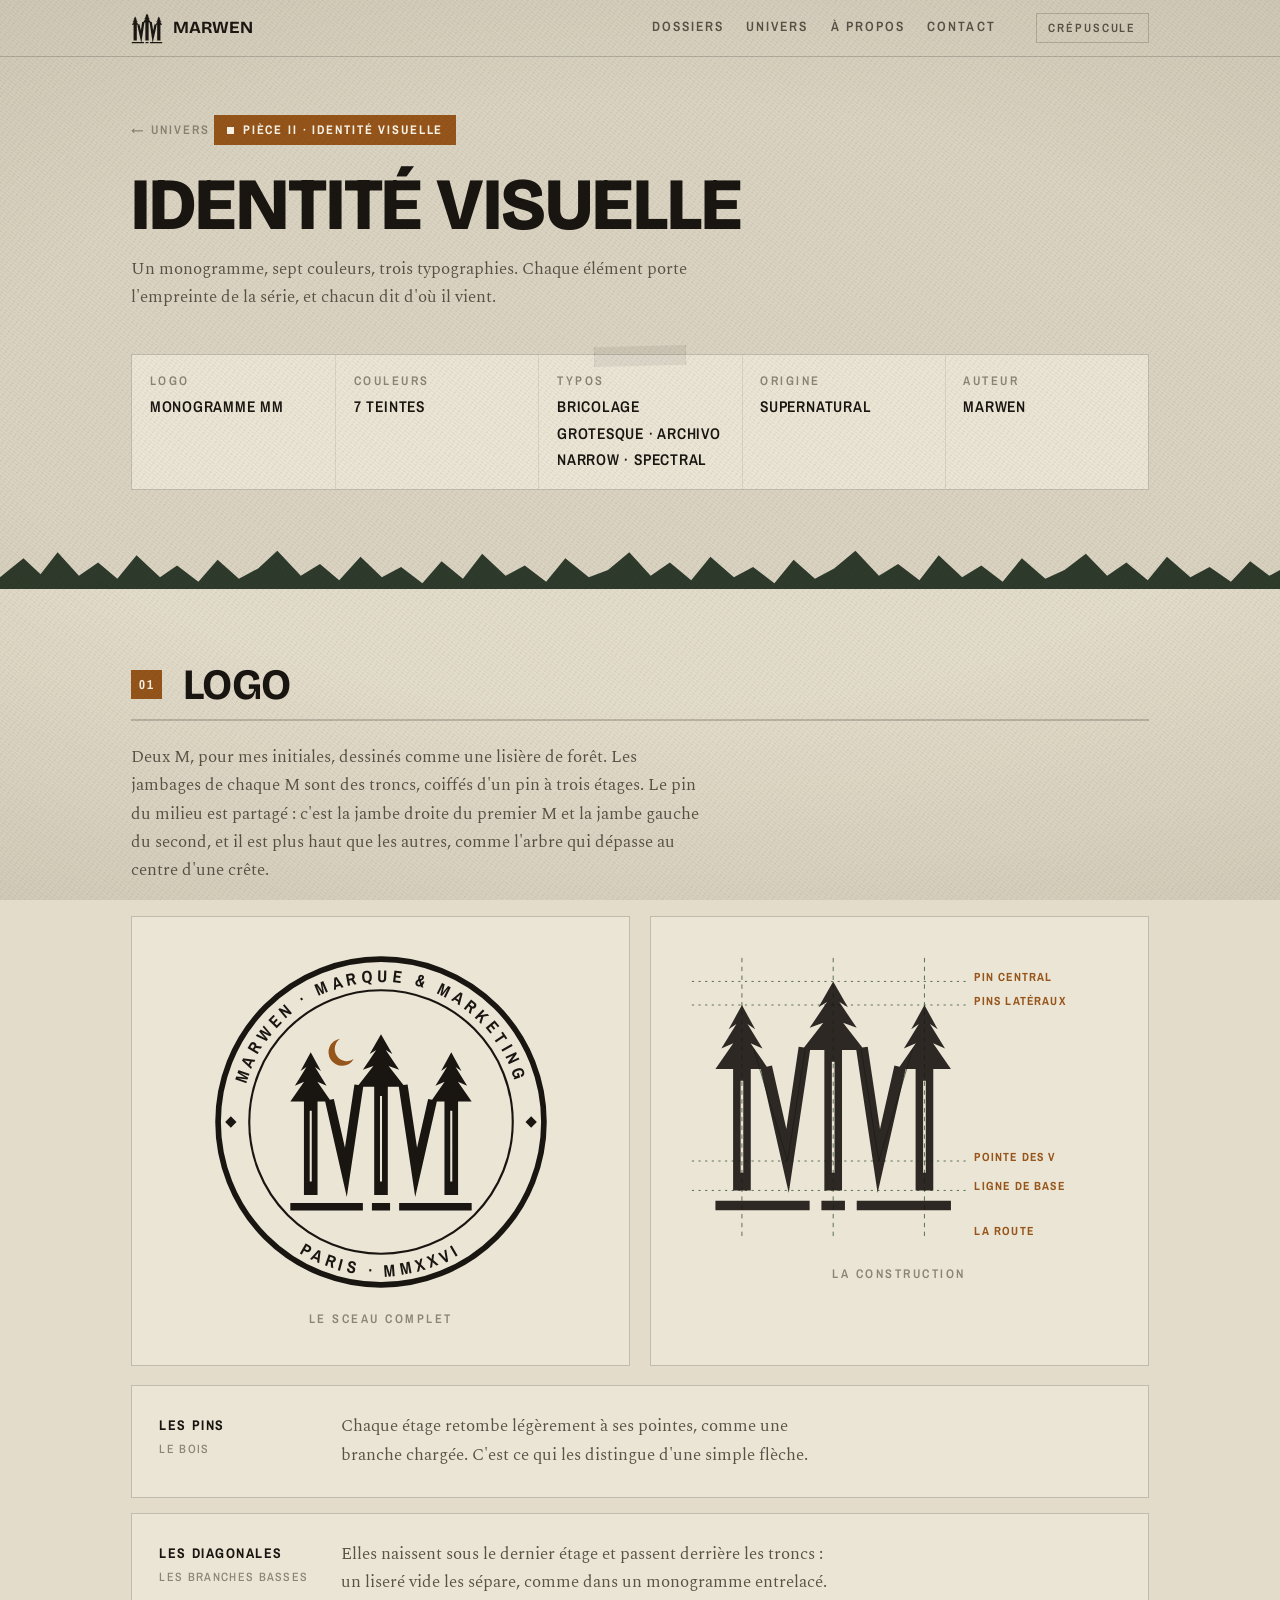
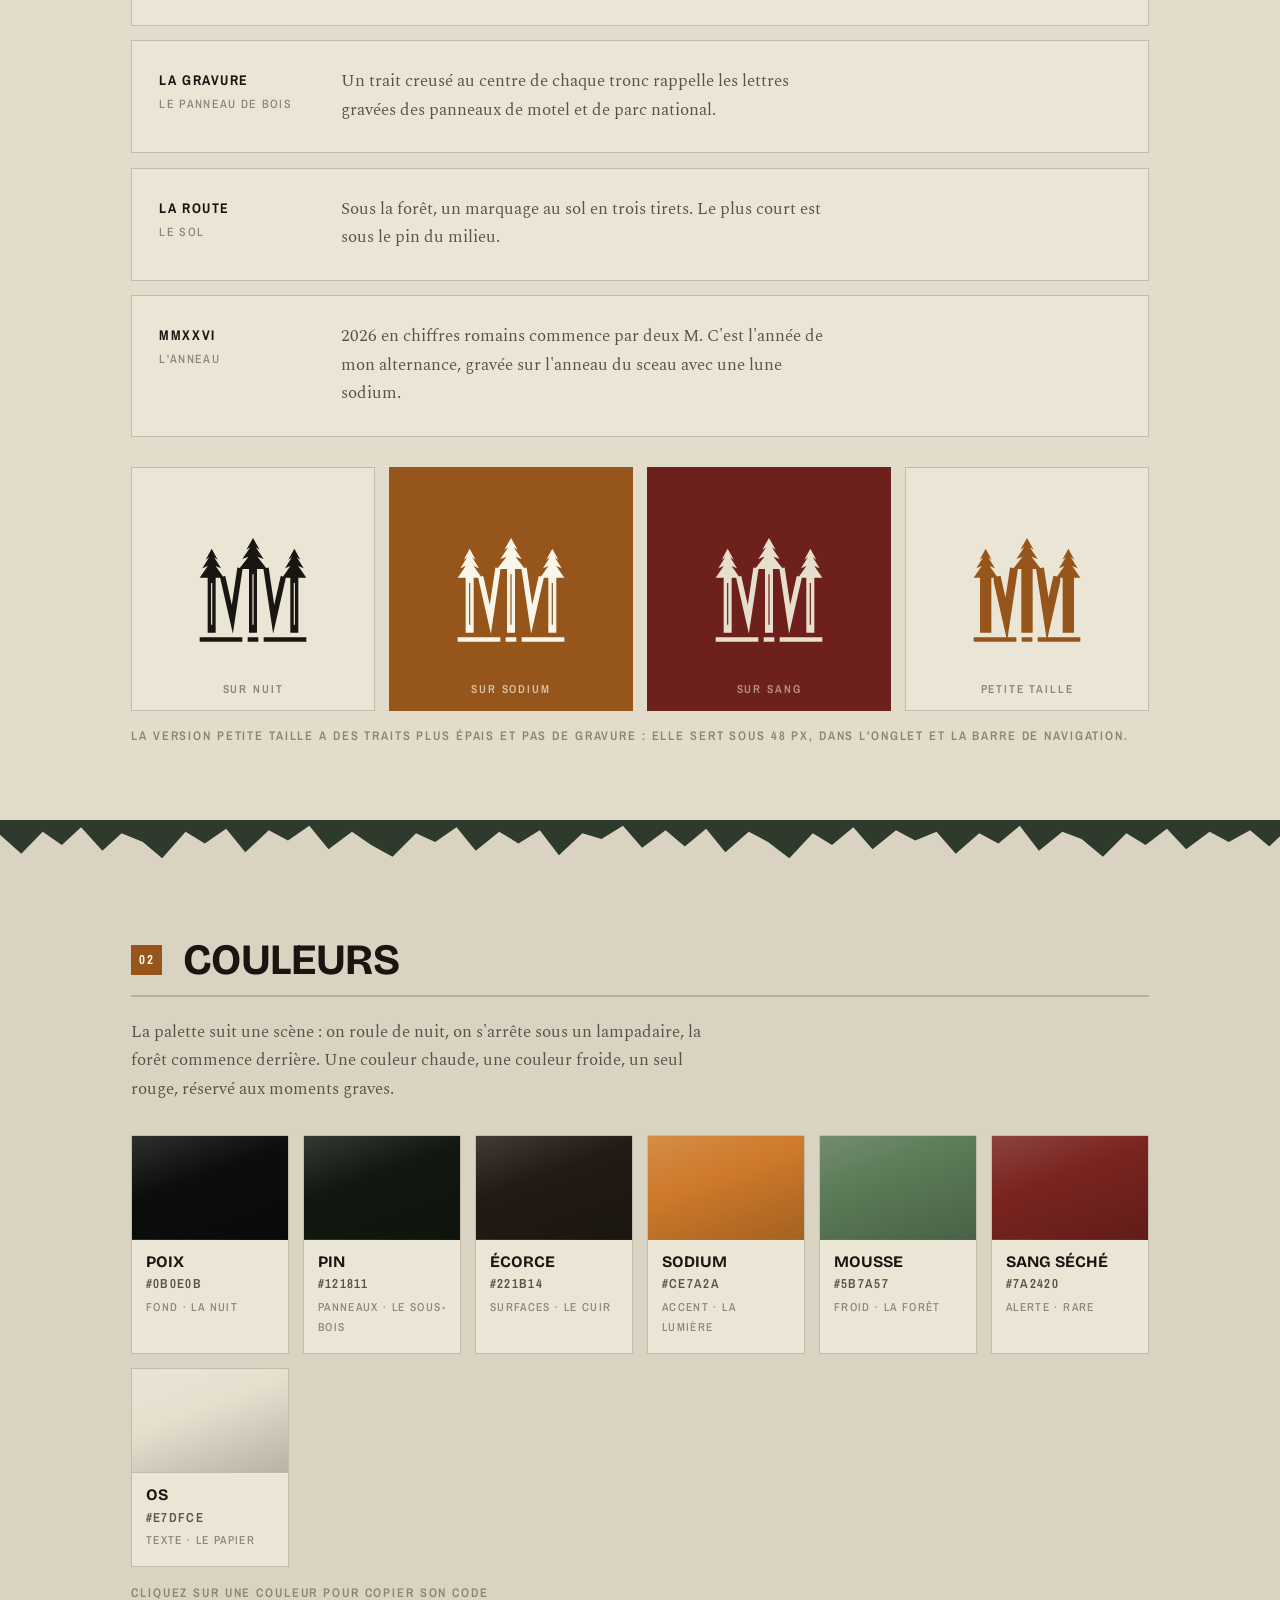
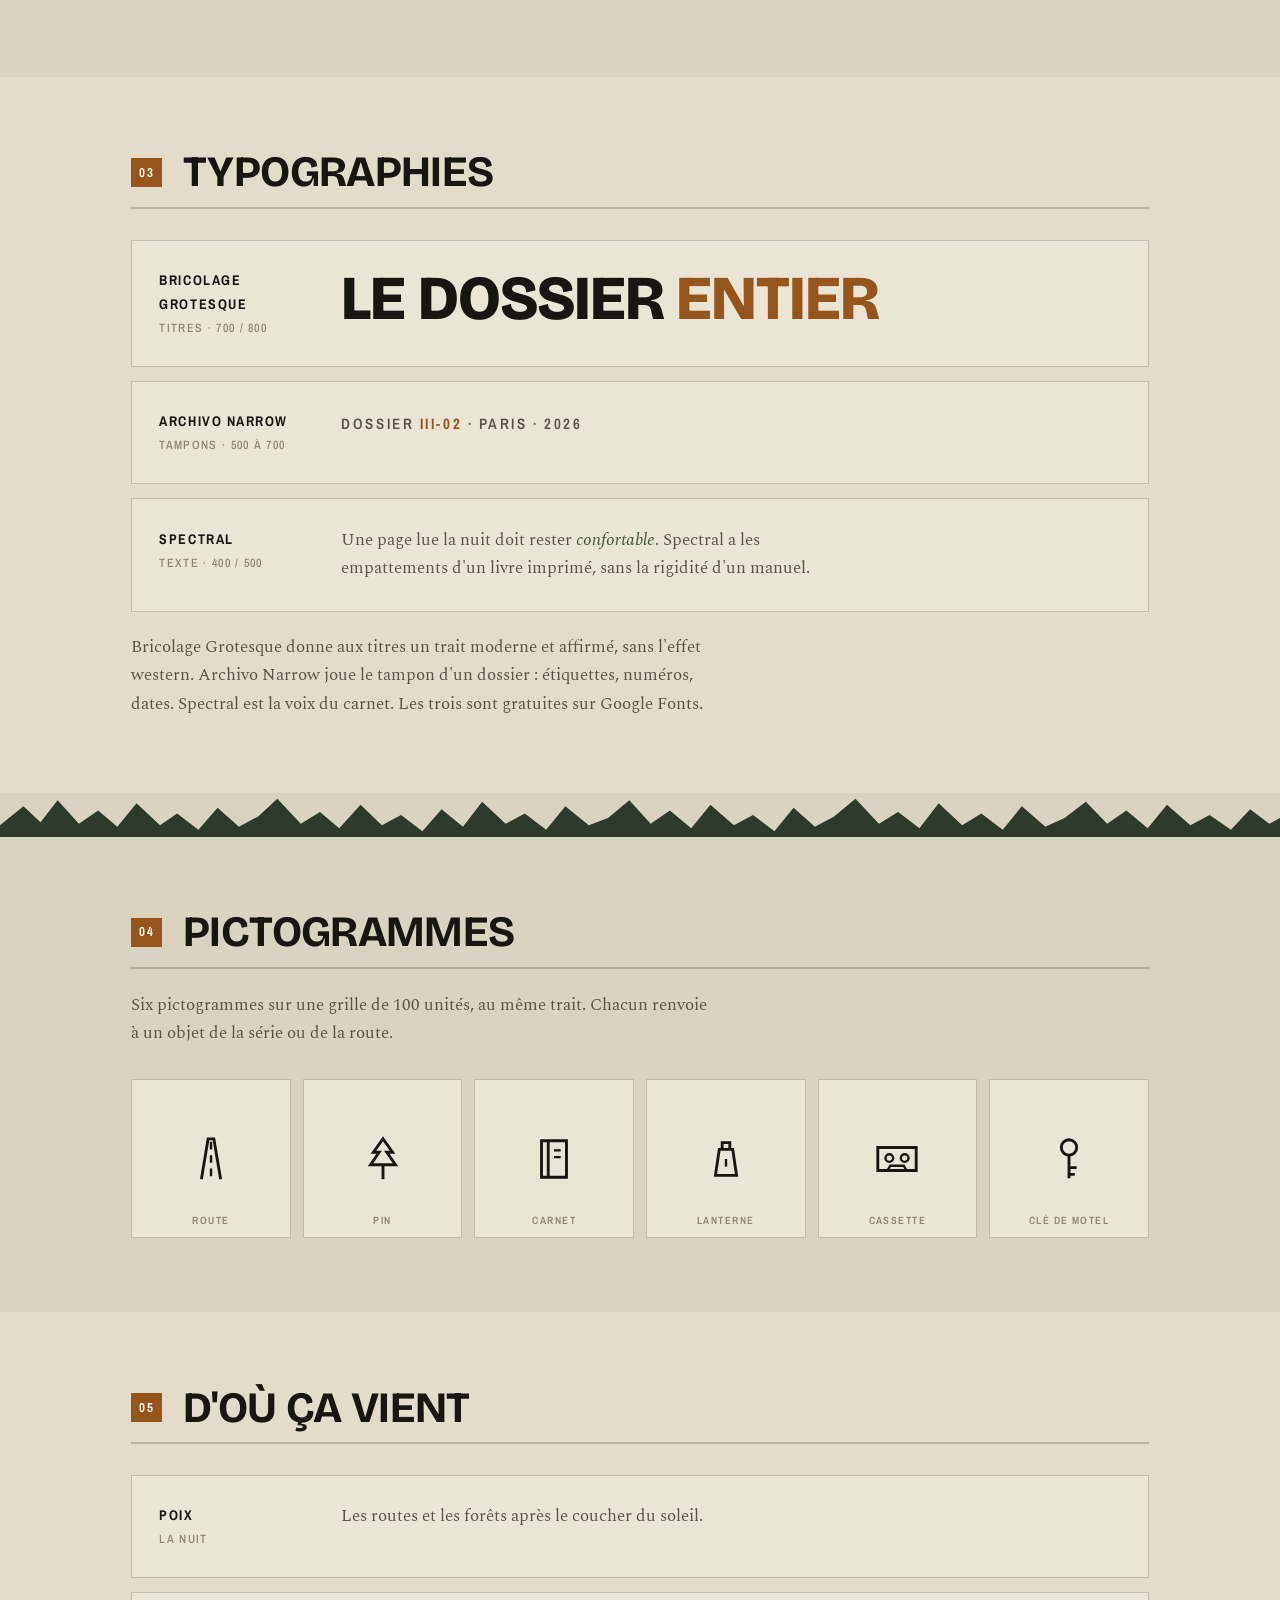
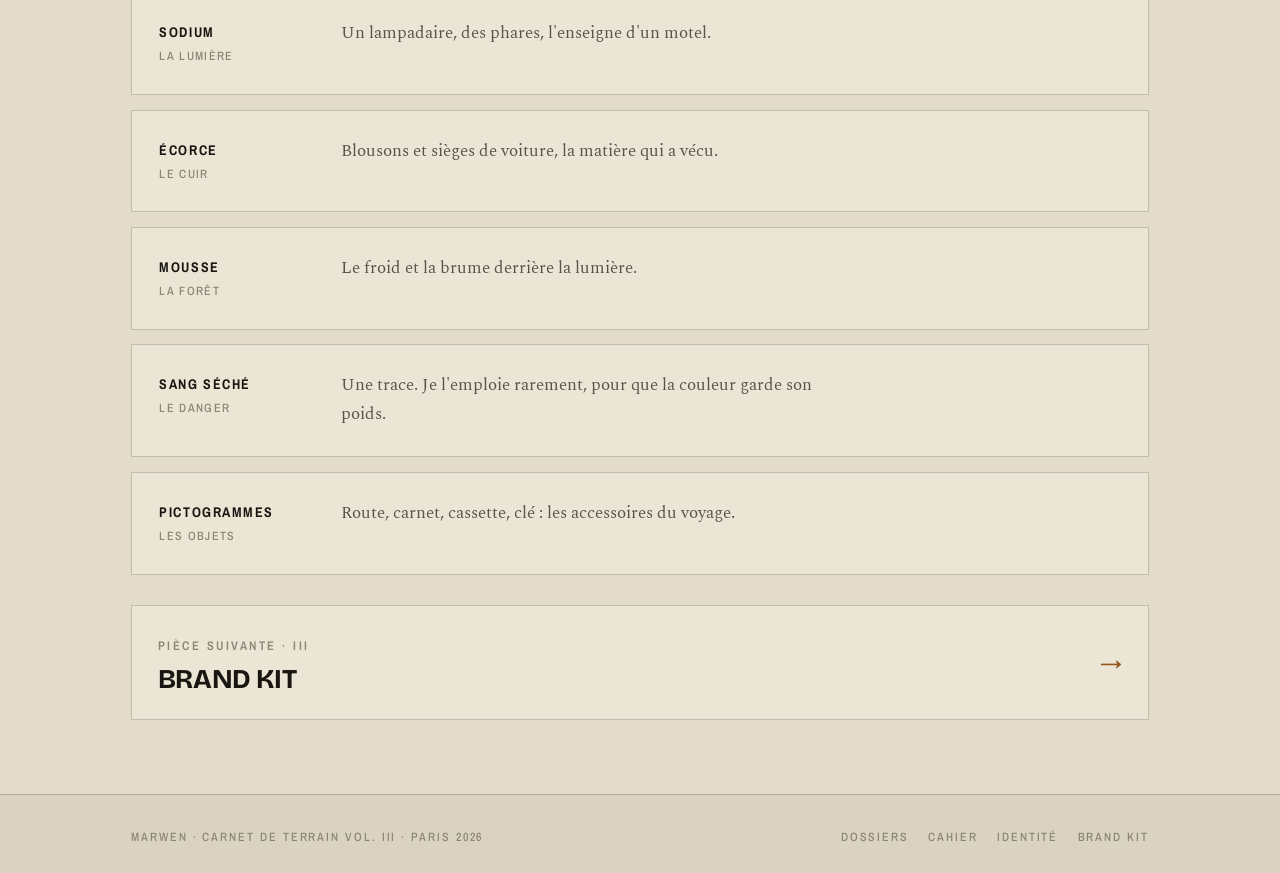
<file: marwen-site/identite.html>
<!doctype html>
<html lang="fr">
<head>
<meta charset="utf-8">
<meta name="viewport" content="width=device-width, initial-scale=1, viewport-fit=cover">
<title>Identité visuelle — Marwen</title>
<meta name="description" content="Identité visuelle de Marwen inspirée de la série Supernatural : logo, palette de sept couleurs, typographies et pictogrammes.">
<link rel="canonical" href="https://example.com/identite.html">
<meta property="og:type" content="article">
<meta property="og:locale" content="fr_FR">
<meta property="og:title" content="Identité visuelle — Marwen">
<meta property="og:description" content="Identité visuelle de Marwen inspirée de la série Supernatural : logo, palette de sept couleurs, typographies et pictogrammes.">
<meta property="og:url" content="https://example.com/identite.html">
<meta property="og:image" content="https://example.com/assets/share.png">
<meta name="twitter:card" content="summary_large_image">
<meta name="theme-color" content="#0B0E0B" media="(prefers-color-scheme: dark)">
<meta name="theme-color" content="#DAD3C1" media="(prefers-color-scheme: light)">
<link rel="icon" href="assets/favicon.svg" type="image/svg+xml">
<link rel="preconnect" href="https://fonts.googleapis.com">
<link rel="preconnect" href="https://fonts.gstatic.com" crossorigin>
<link rel="stylesheet" href="https://fonts.googleapis.com/css2?family=Bricolage+Grotesque:opsz,wght@12..96,700;12..96,800&family=Archivo+Narrow:wght@500;600;700&family=Spectral:ital,wght@0,400;0,500;0,600;1,400;1,500&display=swap">
<link rel="stylesheet" href="assets/site.css">
</head>
<body>

<a class="skip" href="#main">Aller au contenu</a>

<div class="mast">
  <div class="wrap">
    <a class="sigil-link" href="index.html" aria-label="Marwen — accueil">
      <svg class="sigil" viewBox="36 24 168 164" role="img" aria-label="Monogramme MM de Marwen"><path d="M94.57 74.11 L87.79 119.50 L80.35 86.67 L74.90 87.91 L63.88 72 L72 75.50 L61.78 59 L67 62.50 L58 46 L49 62.50 L54.22 59 L44 75.50 L52.12 72 L40 89.50 L49.50 89.50 L49.50 172 L66.50 172 L66.50 89.50 L70.10 89.50 L70.10 95.73 L88.97 179 L40 179 L40 185.50 L104 185.50 L104 179 L91.03 179 L106.34 76.50 L111.50 76.50 L111.50 172 L128.50 172 L128.50 76.50 L133.66 76.50 L148.97 179 L136 179 L136 185.50 L200 185.50 L200 179 L151.03 179 L169.90 95.73 L169.90 89.50 L173.50 89.50 L173.50 172 L190.50 172 L190.50 89.50 L200 89.50 L187.88 72 L196 75.50 L185.78 59 L191 62.50 L182 46 L173 62.50 L178.22 59 L168 75.50 L176.12 72 L165.10 87.91 L159.65 86.67 L152.21 119.50 L145.43 74.11 L139.81 74.95 L126.72 58 L136 61.50 L124.20 44 L130 47.50 L120 30 L110 47.50 L115.80 44 L104 61.50 L113.28 58 L100.19 74.95ZM112 185.50 L128 185.50 L128 179 L112 179Z" fill="currentColor" fill-rule="evenodd"/></svg>
      <span class="sigil-word">Marwen</span>
    </a>
    <nav aria-label="Navigation principale">
      <a href="index.html">Dossiers</a>
      <a href="index.html#univers">Univers</a>
      <a href="index.html#propos">À propos</a>
      <a href="index.html#contact">Contact</a>
    </nav>
    <button class="lamp" id="lamp-btn" type="button">Aube</button>
  </div>
</div>

<main id="main">
<header class="page-hero">
  <div class="wrap">
    <a class="crumb" href="index.html#univers">← Univers</a>
    <span class="flag">Pièce II · Identité visuelle</span>
    <h1>Identité visuelle</h1>
    <p class="lede">Un monogramme, sept couleurs, trois typographies. Chaque élément porte l'empreinte de la série, et chacun dit d'où il vient.</p>
    <dl class="plate">
      <div><dt class="tampon">Logo</dt><dd>Monogramme MM</dd></div>
      <div><dt class="tampon">Couleurs</dt><dd>7 teintes</dd></div>
      <div><dt class="tampon">Typos</dt><dd>Bricolage Grotesque · Archivo Narrow · Spectral</dd></div>
      <div><dt class="tampon">Origine</dt><dd>Supernatural</dd></div>
      <div><dt class="tampon">Auteur</dt><dd>Marwen</dd></div>
    </dl>
  </div>
</header>
<svg class="treeline" viewBox="0 0 1200 60" preserveAspectRatio="none" role="img" aria-label="Ligne de pins"><path fill="currentColor" d="M0 60 L0 44 L22 18 L38 40 L54 10 L74 42 L92 24 L110 46 L128 14 L150 44 L166 28 L186 50 L204 20 L224 46 L242 32 L260 8 L282 42 L300 26 L318 48 L338 16 L358 44 L376 30 L396 52 L414 22 L434 46 L452 12 L474 42 L492 28 L512 50 L530 18 L552 44 L570 34 L590 10 L610 42 L628 24 L648 48 L666 16 L688 44 L706 30 L726 52 L744 20 L764 46 L782 32 L802 8 L824 42 L842 26 L862 48 L880 14 L902 44 L920 28 L940 50 L958 18 L980 46 L998 34 L1018 12 L1038 42 L1056 24 L1076 48 L1094 16 L1116 44 L1134 30 L1154 50 L1172 22 L1190 42 L1200 34 L1200 60 Z"/></svg>
<section class="band">
  <div class="wrap">
    <div class="sec-head">
      <span class="sec-num">01</span>
      <h2>Logo</h2>
    </div>
    <div class="prose">
      <p>Deux M, pour mes initiales, dessinés comme une lisière de forêt. Les jambages de chaque M sont des troncs, coiffés d'un pin à trois étages. Le pin du milieu est partagé : c'est la jambe droite du premier M et la jambe gauche du second, et il est plus haut que les autres, comme l'arbre qui dépasse au centre d'une crête.</p>
    </div>
    <div class="logo-stage">
      <figure class="logo-hero">
        <svg class="seal" viewBox="0 0 240 240" role="img" aria-label="Sceau MM : Marwen, marque et marketing, Paris, MMXXVI">
  <defs><path id="id-h" d="M21 120 A99 99 0 0 1 219 120"/><path id="id-b" d="M11 120 A109 109 0 0 0 229 120"/></defs>
  <circle cx="120" cy="120" r="115" fill="none" stroke="currentColor" stroke-width="4"/>
  <circle cx="120" cy="120" r="93" fill="none" stroke="currentColor" stroke-width="1.5"/>
  <g font-family="Archivo Narrow, Arial Narrow, Arial, sans-serif" font-weight="700" font-size="12" letter-spacing="3.2" fill="currentColor">
    <text text-anchor="middle"><textPath href="#id-h" startOffset="50%">MARWEN · MARQUE &amp; MARKETING</textPath></text>
    <text text-anchor="middle"><textPath href="#id-b" startOffset="50%">PARIS · MMXXVI</textPath></text>
  </g>
  <path d="M10 120 l4 -4 l4 4 l-4 4Z M222 120 l4 -4 l4 4 l-4 4Z" fill="currentColor"/>
  <g transform="translate(120 122) scale(0.8) translate(-120 -110)"><path d="M88.19 130.33 L78.40 87.12 L74.90 87.91 L63.88 72 L72 75.50 L61.78 59 L67 62.50 L58 46 L49 62.50 L54.22 59 L44 75.50 L52.12 72 L40 89.50 L52 89.50 L52 172 L64 172 L64 89.50 L70.74 89.50 L89.81 173.67 L104.32 76.50 L114 76.50 L114 172 L126 172 L126 76.50 L135.68 76.50 L150.19 173.67 L169.26 89.50 L176 89.50 L176 172 L188 172 L188 89.50 L200 89.50 L187.88 72 L196 75.50 L185.78 59 L191 62.50 L182 46 L173 62.50 L178.22 59 L168 75.50 L176.12 72 L165.10 87.91 L161.60 87.12 L151.81 130.33 L143.46 74.41 L139.81 74.95 L126.72 58 L136 61.50 L124.20 44 L130 47.50 L120 30 L110 47.50 L115.80 44 L104 61.50 L113.28 58 L100.19 74.95 L96.54 74.41ZM119.10 160 L119.10 84.50 L120.90 84.50 L120.90 160ZM58.90 160 L57.10 160 L57.10 97.50 L58.90 97.50ZM182.90 160 L181.10 160 L181.10 97.50 L182.90 97.50ZM40 185.50 L104 185.50 L104 179 L40 179ZM112 185.50 L128 185.50 L128 179 L112 179ZM136 185.50 L200 185.50 L200 179 L136 179Z" fill="currentColor" fill-rule="evenodd"/><path d="M84 34 a12 12 0 1 0 12 18 a9.5 9.5 0 1 1 -12 -18Z" fill="var(--warm)"/></g>
</svg>
        <figcaption class="tampon">Le sceau complet</figcaption>
      </figure>
      <figure class="logo-hero">
        <svg class="construct" viewBox="20 10 290 200" role="img" aria-label="Construction du monogramme sur sa grille">
        <g stroke="var(--cold)" stroke-width="0.6" fill="none" opacity="0.9">
          <path d="M58 14 V206 M120 14 V206 M182 14 V206" stroke-dasharray="3 3"/>
          <path d="M24 30 H212 M24 46 H212 M24 152 H212 M24 172 H212" stroke-dasharray="1.5 3"/>
          <path d="M89 152 L66 76 M89 152 L101 76 M151 152 L139 76 M151 152 L174 76" />
        </g>
        <g opacity="0.9"><path d="M88.19 130.33 L78.40 87.12 L74.90 87.91 L63.88 72 L72 75.50 L61.78 59 L67 62.50 L58 46 L49 62.50 L54.22 59 L44 75.50 L52.12 72 L40 89.50 L52 89.50 L52 172 L64 172 L64 89.50 L70.74 89.50 L89.81 173.67 L104.32 76.50 L114 76.50 L114 172 L126 172 L126 76.50 L135.68 76.50 L150.19 173.67 L169.26 89.50 L176 89.50 L176 172 L188 172 L188 89.50 L200 89.50 L187.88 72 L196 75.50 L185.78 59 L191 62.50 L182 46 L173 62.50 L178.22 59 L168 75.50 L176.12 72 L165.10 87.91 L161.60 87.12 L151.81 130.33 L143.46 74.41 L139.81 74.95 L126.72 58 L136 61.50 L124.20 44 L130 47.50 L120 30 L110 47.50 L115.80 44 L104 61.50 L113.28 58 L100.19 74.95 L96.54 74.41ZM119.10 160 L119.10 84.50 L120.90 84.50 L120.90 160ZM58.90 160 L57.10 160 L57.10 97.50 L58.90 97.50ZM182.90 160 L181.10 160 L181.10 97.50 L182.90 97.50ZM40 185.50 L104 185.50 L104 179 L40 179ZM112 185.50 L128 185.50 L128 179 L112 179ZM136 185.50 L200 185.50 L200 179 L136 179Z" fill="currentColor" fill-rule="evenodd"/></g>
        <g font-family="Archivo Narrow, Arial Narrow, Arial, sans-serif" font-size="8" font-weight="700" letter-spacing="0.8" fill="var(--warm)">
          <text x="216" y="30">PIN CENTRAL</text>
          <text x="216" y="46">PINS LATÉRAUX</text>
          <text x="216" y="152">POINTE DES V</text>
          <text x="216" y="172">LIGNE DE BASE</text>
          <text x="216" y="202">LA ROUTE</text>
        </g>
      </svg>
        <figcaption class="tampon">La construction</figcaption>
      </figure>
    </div>
    <div class="specimen">
      <div class="spec-row"><div class="tag"><b>Les pins</b><span>Le bois</span></div><div class="spec-body">Chaque étage retombe légèrement à ses pointes, comme une branche chargée. C'est ce qui les distingue d'une simple flèche.</div></div>
      <div class="spec-row"><div class="tag"><b>Les diagonales</b><span>Les branches basses</span></div><div class="spec-body">Elles naissent sous le dernier étage et passent derrière les troncs : un liseré vide les sépare, comme dans un monogramme entrelacé.</div></div>
      <div class="spec-row"><div class="tag"><b>La gravure</b><span>Le panneau de bois</span></div><div class="spec-body">Un trait creusé au centre de chaque tronc rappelle les lettres gravées des panneaux de motel et de parc national.</div></div>
      <div class="spec-row"><div class="tag"><b>La route</b><span>Le sol</span></div><div class="spec-body">Sous la forêt, un marquage au sol en trois tirets. Le plus court est sous le pin du milieu.</div></div>
      <div class="spec-row"><div class="tag"><b>MMXXVI</b><span>L'anneau</span></div><div class="spec-body">2026 en chiffres romains commence par deux M. C'est l'année de mon alternance, gravée sur l'anneau du sceau avec une lune sodium.</div></div>
    </div>
    <div class="emblems">
      <figure class="emblem"><svg style="color:var(--fg)" viewBox="36 24 168 164" aria-hidden="true"><path d="M88.19 130.33 L78.40 87.12 L74.90 87.91 L63.88 72 L72 75.50 L61.78 59 L67 62.50 L58 46 L49 62.50 L54.22 59 L44 75.50 L52.12 72 L40 89.50 L52 89.50 L52 172 L64 172 L64 89.50 L70.74 89.50 L89.81 173.67 L104.32 76.50 L114 76.50 L114 172 L126 172 L126 76.50 L135.68 76.50 L150.19 173.67 L169.26 89.50 L176 89.50 L176 172 L188 172 L188 89.50 L200 89.50 L187.88 72 L196 75.50 L185.78 59 L191 62.50 L182 46 L173 62.50 L178.22 59 L168 75.50 L176.12 72 L165.10 87.91 L161.60 87.12 L151.81 130.33 L143.46 74.41 L139.81 74.95 L126.72 58 L136 61.50 L124.20 44 L130 47.50 L120 30 L110 47.50 L115.80 44 L104 61.50 L113.28 58 L100.19 74.95 L96.54 74.41ZM119.10 160 L119.10 84.50 L120.90 84.50 L120.90 160ZM58.90 160 L57.10 160 L57.10 97.50 L58.90 97.50ZM182.90 160 L181.10 160 L181.10 97.50 L182.90 97.50ZM40 185.50 L104 185.50 L104 179 L40 179ZM112 185.50 L128 185.50 L128 179 L112 179ZM136 185.50 L200 185.50 L200 179 L136 179Z" fill="currentColor" fill-rule="evenodd"/></svg><figcaption>Sur nuit</figcaption></figure>
      <figure class="emblem lit"><svg style="color:var(--on-warm)" viewBox="36 24 168 164" aria-hidden="true"><path d="M88.19 130.33 L78.40 87.12 L74.90 87.91 L63.88 72 L72 75.50 L61.78 59 L67 62.50 L58 46 L49 62.50 L54.22 59 L44 75.50 L52.12 72 L40 89.50 L52 89.50 L52 172 L64 172 L64 89.50 L70.74 89.50 L89.81 173.67 L104.32 76.50 L114 76.50 L114 172 L126 172 L126 76.50 L135.68 76.50 L150.19 173.67 L169.26 89.50 L176 89.50 L176 172 L188 172 L188 89.50 L200 89.50 L187.88 72 L196 75.50 L185.78 59 L191 62.50 L182 46 L173 62.50 L178.22 59 L168 75.50 L176.12 72 L165.10 87.91 L161.60 87.12 L151.81 130.33 L143.46 74.41 L139.81 74.95 L126.72 58 L136 61.50 L124.20 44 L130 47.50 L120 30 L110 47.50 L115.80 44 L104 61.50 L113.28 58 L100.19 74.95 L96.54 74.41ZM119.10 160 L119.10 84.50 L120.90 84.50 L120.90 160ZM58.90 160 L57.10 160 L57.10 97.50 L58.90 97.50ZM182.90 160 L181.10 160 L181.10 97.50 L182.90 97.50ZM40 185.50 L104 185.50 L104 179 L40 179ZM112 185.50 L128 185.50 L128 179 L112 179ZM136 185.50 L200 185.50 L200 179 L136 179Z" fill="currentColor" fill-rule="evenodd"/></svg><figcaption>Sur sodium</figcaption></figure>
      <figure class="emblem cut"><svg style="color:#E7DFCE" viewBox="36 24 168 164" aria-hidden="true"><path d="M88.19 130.33 L78.40 87.12 L74.90 87.91 L63.88 72 L72 75.50 L61.78 59 L67 62.50 L58 46 L49 62.50 L54.22 59 L44 75.50 L52.12 72 L40 89.50 L52 89.50 L52 172 L64 172 L64 89.50 L70.74 89.50 L89.81 173.67 L104.32 76.50 L114 76.50 L114 172 L126 172 L126 76.50 L135.68 76.50 L150.19 173.67 L169.26 89.50 L176 89.50 L176 172 L188 172 L188 89.50 L200 89.50 L187.88 72 L196 75.50 L185.78 59 L191 62.50 L182 46 L173 62.50 L178.22 59 L168 75.50 L176.12 72 L165.10 87.91 L161.60 87.12 L151.81 130.33 L143.46 74.41 L139.81 74.95 L126.72 58 L136 61.50 L124.20 44 L130 47.50 L120 30 L110 47.50 L115.80 44 L104 61.50 L113.28 58 L100.19 74.95 L96.54 74.41ZM119.10 160 L119.10 84.50 L120.90 84.50 L120.90 160ZM58.90 160 L57.10 160 L57.10 97.50 L58.90 97.50ZM182.90 160 L181.10 160 L181.10 97.50 L182.90 97.50ZM40 185.50 L104 185.50 L104 179 L40 179ZM112 185.50 L128 185.50 L128 179 L112 179ZM136 185.50 L200 185.50 L200 179 L136 179Z" fill="currentColor" fill-rule="evenodd"/></svg><figcaption>Sur sang</figcaption></figure>
      <figure class="emblem"><svg style="color:var(--warm)" viewBox="36 24 168 164" aria-hidden="true"><path d="M94.57 74.11 L87.79 119.50 L80.35 86.67 L74.90 87.91 L63.88 72 L72 75.50 L61.78 59 L67 62.50 L58 46 L49 62.50 L54.22 59 L44 75.50 L52.12 72 L40 89.50 L49.50 89.50 L49.50 172 L66.50 172 L66.50 89.50 L70.10 89.50 L70.10 95.73 L88.97 179 L40 179 L40 185.50 L104 185.50 L104 179 L91.03 179 L106.34 76.50 L111.50 76.50 L111.50 172 L128.50 172 L128.50 76.50 L133.66 76.50 L148.97 179 L136 179 L136 185.50 L200 185.50 L200 179 L151.03 179 L169.90 95.73 L169.90 89.50 L173.50 89.50 L173.50 172 L190.50 172 L190.50 89.50 L200 89.50 L187.88 72 L196 75.50 L185.78 59 L191 62.50 L182 46 L173 62.50 L178.22 59 L168 75.50 L176.12 72 L165.10 87.91 L159.65 86.67 L152.21 119.50 L145.43 74.11 L139.81 74.95 L126.72 58 L136 61.50 L124.20 44 L130 47.50 L120 30 L110 47.50 L115.80 44 L104 61.50 L113.28 58 L100.19 74.95ZM112 185.50 L128 185.50 L128 179 L112 179Z" fill="currentColor" fill-rule="evenodd"/></svg><figcaption>Petite taille</figcaption></figure>
    </div>
    <p class="copy-note">La version petite taille a des traits plus épais et pas de gravure : elle sert sous 48 px, dans l'onglet et la barre de navigation.</p>

  </div>
</section>
<svg class="treeline flip" viewBox="0 0 1200 60" preserveAspectRatio="none" role="img" aria-label="Ligne de pins"><path fill="currentColor" d="M0 60 L0 40 L20 14 L40 44 L58 26 L76 50 L96 18 L114 42 L134 30 L152 8 L174 44 L192 28 L212 48 L230 16 L252 46 L270 32 L290 52 L308 20 L330 44 L348 26 L368 10 L390 42 L408 30 L428 50 L446 18 L468 44 L486 28 L506 46 L524 12 L546 42 L564 34 L584 52 L602 22 L624 46 L642 24 L662 48 L680 16 L702 44 L720 30 L740 8 L762 42 L780 26 L800 50 L818 20 L840 46 L858 32 L878 44 L896 14 L918 42 L936 28 L956 52 L974 18 L996 44 L1014 34 L1034 10 L1056 42 L1074 26 L1094 48 L1112 20 L1134 44 L1152 30 L1172 46 L1190 24 L1200 38 L1200 60 Z"/></svg>
<section>
  <div class="wrap">
    <div class="sec-head">
      <span class="sec-num">02</span>
      <h2>Couleurs</h2>
    </div>
    <div class="prose">
      <p>La palette suit une scène : on roule de nuit, on s'arrête sous un lampadaire, la forêt commence derrière. Une couleur chaude, une couleur froide, un seul rouge, réservé aux moments graves.</p>
    </div>
    <div class="chips" id="chips">
      <button class="chip" type="button" data-hex="#0B0E0B" aria-label="Copier Poix #0B0E0B">
        <span class="paint" style="background-color:#0B0E0B"></span>
        <span class="meta"><span class="nm">Poix</span><span class="hx">#0B0E0B</span><span class="us">Fond · la nuit</span></span>
      </button>
      <button class="chip" type="button" data-hex="#121811" aria-label="Copier Pin #121811">
        <span class="paint" style="background-color:#121811"></span>
        <span class="meta"><span class="nm">Pin</span><span class="hx">#121811</span><span class="us">Panneaux · le sous-bois</span></span>
      </button>
      <button class="chip" type="button" data-hex="#221B14" aria-label="Copier Écorce #221B14">
        <span class="paint" style="background-color:#221B14"></span>
        <span class="meta"><span class="nm">Écorce</span><span class="hx">#221B14</span><span class="us">Surfaces · le cuir</span></span>
      </button>
      <button class="chip" type="button" data-hex="#CE7A2A" aria-label="Copier Sodium #CE7A2A">
        <span class="paint" style="background-color:#CE7A2A"></span>
        <span class="meta"><span class="nm">Sodium</span><span class="hx">#CE7A2A</span><span class="us">Accent · la lumière</span></span>
      </button>
      <button class="chip" type="button" data-hex="#5B7A57" aria-label="Copier Mousse #5B7A57">
        <span class="paint" style="background-color:#5B7A57"></span>
        <span class="meta"><span class="nm">Mousse</span><span class="hx">#5B7A57</span><span class="us">Froid · la forêt</span></span>
      </button>
      <button class="chip" type="button" data-hex="#7A2420" aria-label="Copier Sang séché #7A2420">
        <span class="paint" style="background-color:#7A2420"></span>
        <span class="meta"><span class="nm">Sang séché</span><span class="hx">#7A2420</span><span class="us">Alerte · rare</span></span>
      </button>
      <button class="chip" type="button" data-hex="#E7DFCE" aria-label="Copier Os #E7DFCE">
        <span class="paint" style="background-color:#E7DFCE"></span>
        <span class="meta"><span class="nm">Os</span><span class="hx">#E7DFCE</span><span class="us">Texte · le papier</span></span>
      </button>
    </div>
    <p class="copy-note" id="copy-note">Cliquez sur une couleur pour copier son code</p>

  </div>
</section>
<section class="band">
  <div class="wrap">
    <div class="sec-head">
      <span class="sec-num">03</span>
      <h2>Typographies</h2>
    </div>
    <div class="specimen">
      <div class="spec-row">
        <div class="tag"><b>Bricolage Grotesque</b><span>Titres · 700 / 800</span></div>
        <div class="spec-display">Le dossier <i>entier</i></div>
      </div>
      <div class="spec-row">
        <div class="tag"><b>Archivo Narrow</b><span>Tampons · 500 à 700</span></div>
        <div class="spec-tampon">Dossier <b>III-02</b> · Paris · 2026</div>
      </div>
      <div class="spec-row">
        <div class="tag"><b>Spectral</b><span>Texte · 400 / 500</span></div>
        <div class="spec-body">Une page lue la nuit doit rester <i>confortable</i>. Spectral a les empattements d'un livre imprimé, sans la rigidité d'un manuel.</div>
      </div>
    </div>
    <div class="prose" style="margin-top:1.4rem">
      <p>Bricolage Grotesque donne aux titres un trait moderne et affirmé, sans l'effet western. Archivo Narrow joue le tampon d'un dossier : étiquettes, numéros, dates. Spectral est la voix du carnet. Les trois sont gratuites sur Google Fonts.</p>
    </div>

  </div>
</section>
<svg class="treeline" viewBox="0 0 1200 60" preserveAspectRatio="none" role="img" aria-label="Ligne de pins"><path fill="currentColor" d="M0 60 L0 44 L22 18 L38 40 L54 10 L74 42 L92 24 L110 46 L128 14 L150 44 L166 28 L186 50 L204 20 L224 46 L242 32 L260 8 L282 42 L300 26 L318 48 L338 16 L358 44 L376 30 L396 52 L414 22 L434 46 L452 12 L474 42 L492 28 L512 50 L530 18 L552 44 L570 34 L590 10 L610 42 L628 24 L648 48 L666 16 L688 44 L706 30 L726 52 L744 20 L764 46 L782 32 L802 8 L824 42 L842 26 L862 48 L880 14 L902 44 L920 28 L940 50 L958 18 L980 46 L998 34 L1018 12 L1038 42 L1056 24 L1076 48 L1094 16 L1116 44 L1134 30 L1154 50 L1172 22 L1190 42 L1200 34 L1200 60 Z"/></svg>
<section>
  <div class="wrap">
    <div class="sec-head">
      <span class="sec-num">04</span>
      <h2>Pictogrammes</h2>
    </div>
    <div class="prose">
      <p>Six pictogrammes sur une grille de 100 unités, au même trait. Chacun renvoie à un objet de la série ou de la route.</p>
    </div>
    <div class="glyphs">
      <figure class="glyph">
        <svg viewBox="0 0 100 100" aria-hidden="true" fill="none" stroke="currentColor" stroke-width="6" stroke-linejoin="miter" stroke-linecap="butt"><path d="M30 92 L44 8 L56 8 L70 92"/><path d="M50 14 V30 M50 42 V58 M50 70 V86" stroke-width="5"/></svg>
        <figcaption>Route</figcaption>
      </figure>
      <figure class="glyph">
        <svg viewBox="0 0 100 100" aria-hidden="true" fill="none" stroke="currentColor" stroke-width="6" stroke-linejoin="miter" stroke-linecap="butt"><path d="M50 8 L70 36 L58 36 L76 62 L24 62 L42 36 L30 36 Z"/><path d="M50 62 V92"/></svg>
        <figcaption>Pin</figcaption>
      </figure>
      <figure class="glyph">
        <svg viewBox="0 0 100 100" aria-hidden="true" fill="none" stroke="currentColor" stroke-width="6" stroke-linejoin="miter" stroke-linecap="butt"><path d="M24 12 H76 V88 H24 Z"/><path d="M38 12 V88"/><path d="M50 32 H64 M50 46 H64" stroke-width="5"/></svg>
        <figcaption>Carnet</figcaption>
      </figure>
      <figure class="glyph">
        <svg viewBox="0 0 100 100" aria-hidden="true" fill="none" stroke="currentColor" stroke-width="6" stroke-linejoin="miter" stroke-linecap="butt"><path d="M36 30 H64 L72 84 H28 Z"/><path d="M42 30 V16 H58 V30"/><path d="M50 50 V66" stroke-width="5"/></svg>
        <figcaption>Lanterne</figcaption>
      </figure>
      <figure class="glyph">
        <svg viewBox="0 0 100 100" aria-hidden="true" fill="none" stroke="currentColor" stroke-width="6" stroke-linejoin="miter" stroke-linecap="butt"><path d="M10 26 H90 V74 H10 Z"/><circle cx="34" cy="48" r="8" stroke-width="5"/><circle cx="66" cy="48" r="8" stroke-width="5"/><path d="M30 74 L36 64 H64 L70 74" stroke-width="5"/></svg>
        <figcaption>Cassette</figcaption>
      </figure>
      <figure class="glyph">
        <svg viewBox="0 0 100 100" aria-hidden="true" fill="none" stroke="currentColor" stroke-width="6" stroke-linejoin="miter" stroke-linecap="butt"><circle cx="50" cy="26" r="16"/><path d="M50 42 V90 M50 68 H66 M50 82 H62"/></svg>
        <figcaption>Clé de motel</figcaption>
      </figure>
    </div>

  </div>
</section>
<section class="band">
  <div class="wrap">
    <div class="sec-head">
      <span class="sec-num">05</span>
      <h2>D'où ça vient</h2>
    </div>
    <div class="specimen">
      <div class="spec-row">
        <div class="tag"><b>Poix</b><span>La nuit</span></div>
        <div class="spec-body">Les routes et les forêts après le coucher du soleil.</div>
      </div>
      <div class="spec-row">
        <div class="tag"><b>Sodium</b><span>La lumière</span></div>
        <div class="spec-body">Un lampadaire, des phares, l'enseigne d'un motel.</div>
      </div>
      <div class="spec-row">
        <div class="tag"><b>Écorce</b><span>Le cuir</span></div>
        <div class="spec-body">Blousons et sièges de voiture, la matière qui a vécu.</div>
      </div>
      <div class="spec-row">
        <div class="tag"><b>Mousse</b><span>La forêt</span></div>
        <div class="spec-body">Le froid et la brume derrière la lumière.</div>
      </div>
      <div class="spec-row">
        <div class="tag"><b>Sang séché</b><span>Le danger</span></div>
        <div class="spec-body">Une trace. Je l'emploie rarement, pour que la couleur garde son poids.</div>
      </div>
      <div class="spec-row">
        <div class="tag"><b>Pictogrammes</b><span>Les objets</span></div>
        <div class="spec-body">Route, carnet, cassette, clé : les accessoires du voyage.</div>
      </div>
    </div>
    <a class="onward" href="brand-kit.html">
      <span class="ow-text">
        <span class="tampon">Pièce suivante · III</span>
        <span class="ow-title">Brand kit</span>
      </span>
      <span class="ow-arrow" aria-hidden="true">→</span>
    </a>

  </div>
</section>
</main>

<footer class="site-foot">
  <div class="wrap">
    <p>Marwen · Carnet de terrain vol. III · Paris 2026</p>
    <nav aria-label="Navigation du pied de page">
      <a href="index.html">Dossiers</a>
      <a href="cahier-de-recherche.html">Cahier</a>
      <a href="identite.html">Identité</a>
      <a href="brand-kit.html">Brand kit</a>
    </nav>
  </div>
</footer>

<script src="assets/site.js"></script>
</body>
</html>
</file>
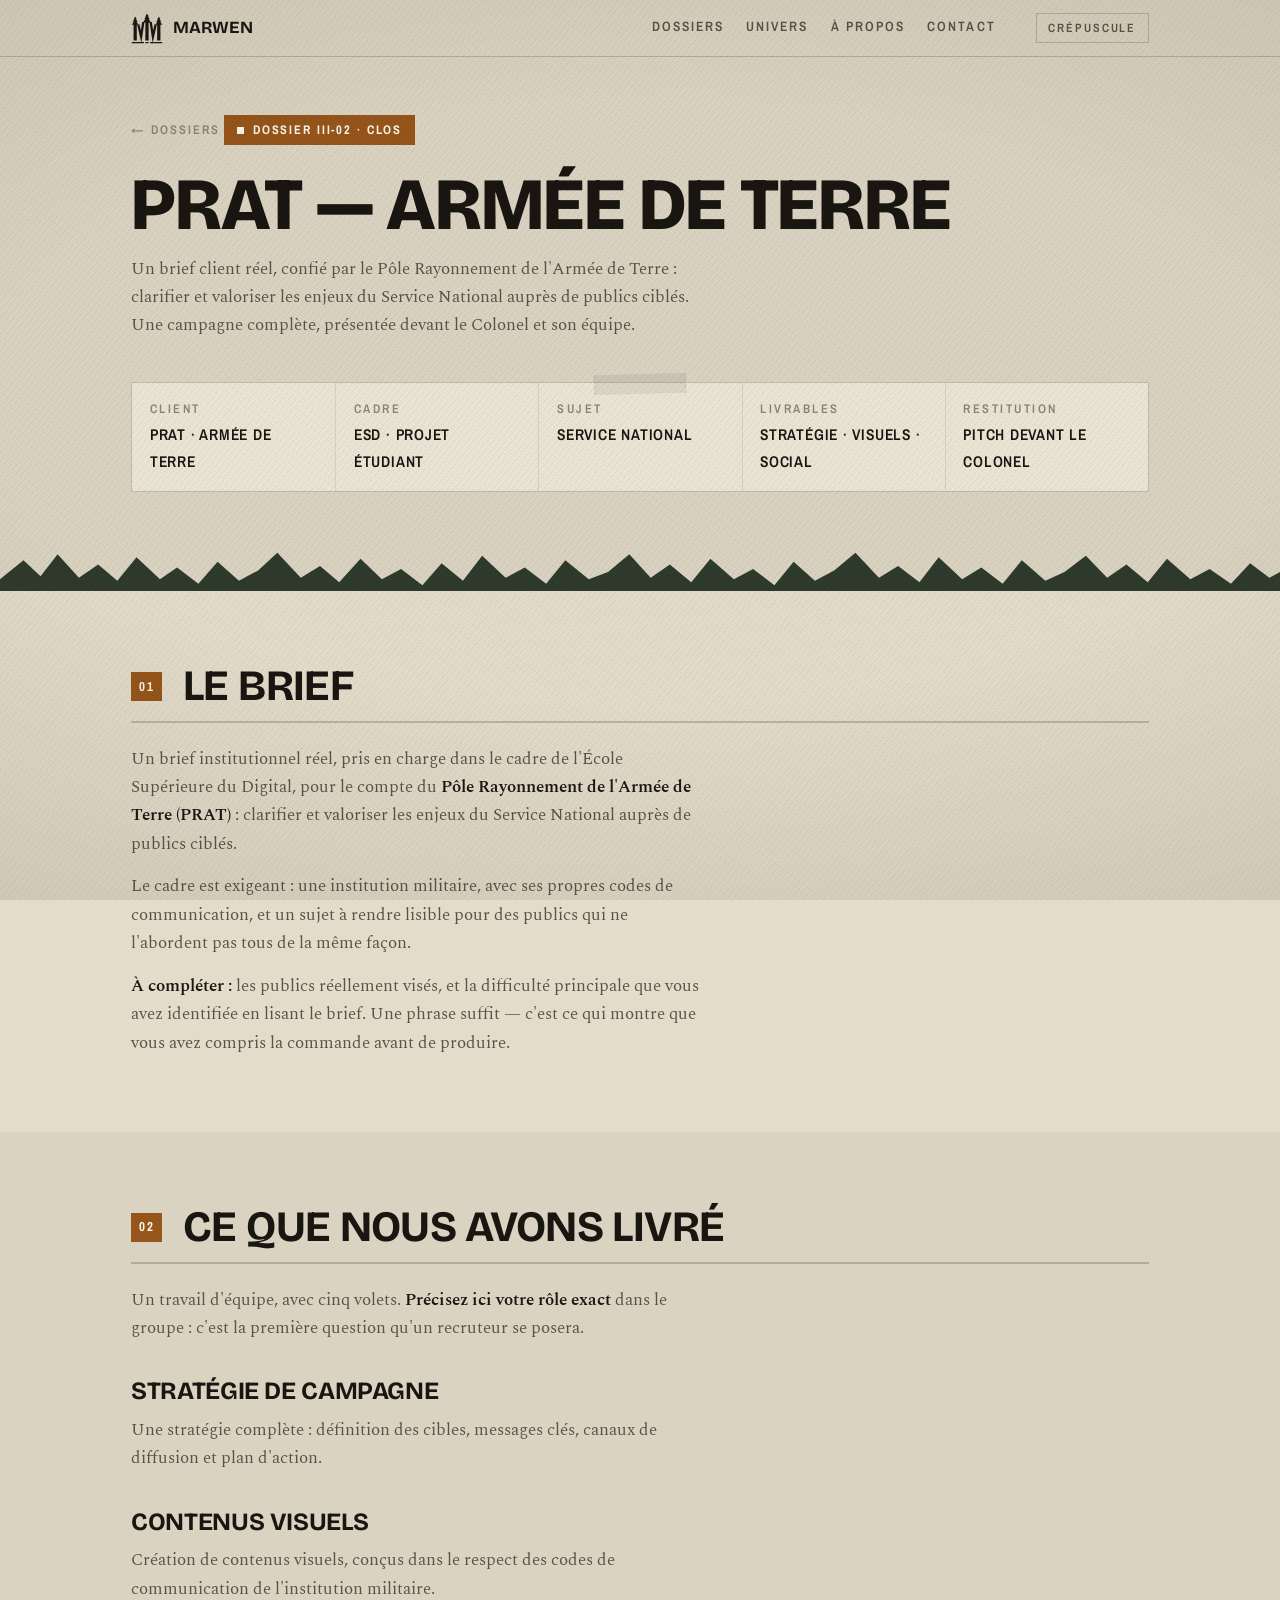
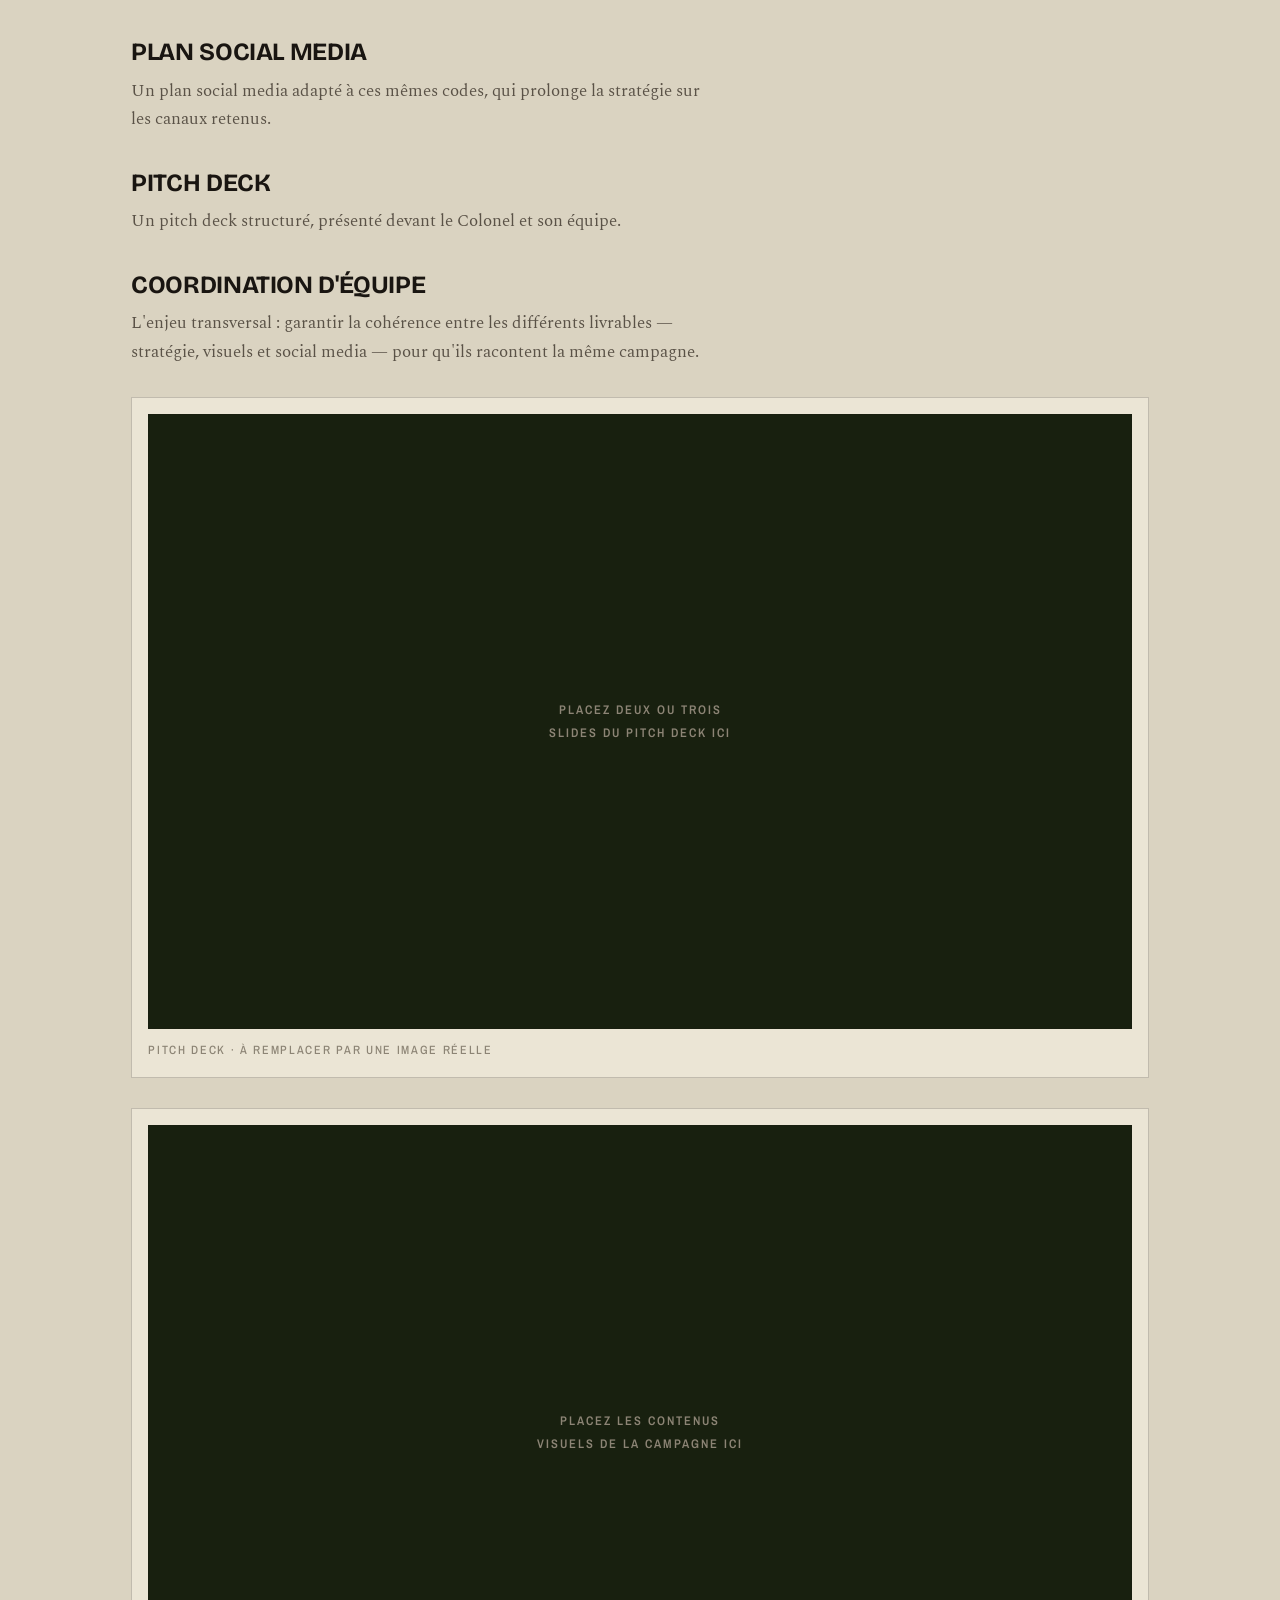
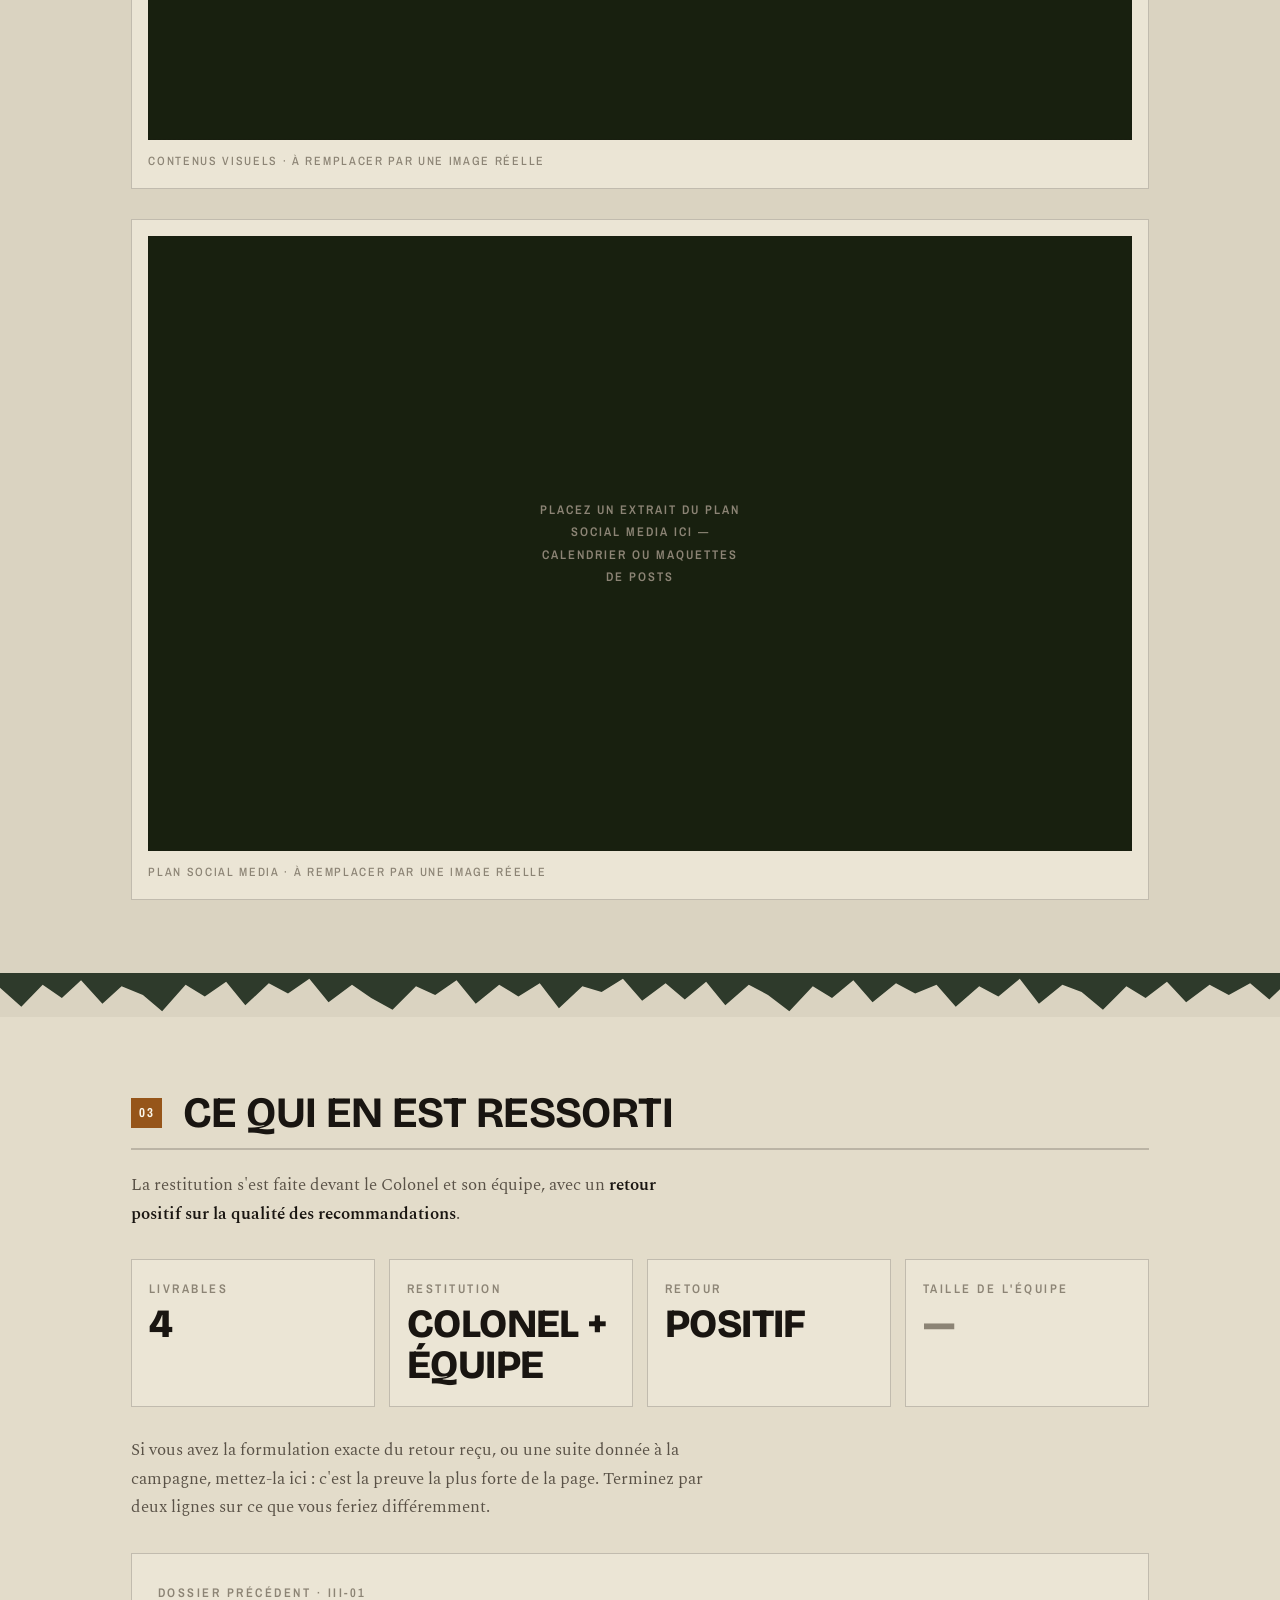
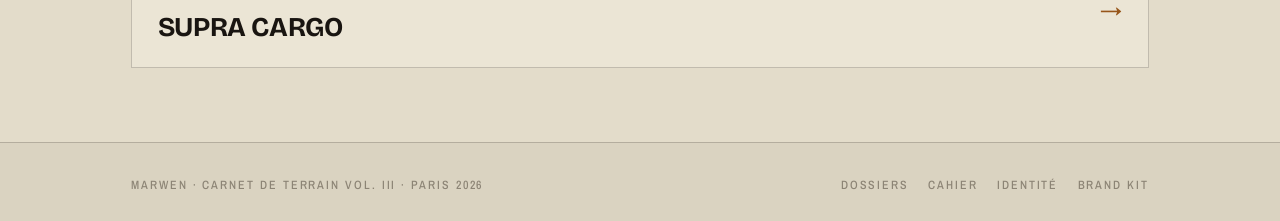
<file: marwen-site/prat.html>
<!doctype html>
<html lang="fr">
<head>
<meta charset="utf-8">
<meta name="viewport" content="width=device-width, initial-scale=1, viewport-fit=cover">
<title>PRAT — Armée de Terre — dossier III-02</title>
<meta name="description" content="Étude de cas : campagne de communication pour le Pôle Rayonnement de l'Armée de Terre (PRAT), brief client réel confié dans le cadre de l'École Supérieure du Digital. Stratégie, contenus visuels, plan social media et pitch deck.">
<link rel="canonical" href="https://example.com/prat.html">

<meta property="og:type" content="article">
<meta property="og:locale" content="fr_FR">
<meta property="og:title" content="PRAT — Armée de Terre — dossier III-02">
<meta property="og:description" content="Campagne de communication pour le Service National : stratégie, visuels, plan social media et pitch devant le Colonel.">
<meta property="og:url" content="https://example.com/prat.html">
<meta property="og:image" content="https://example.com/assets/share.png">
<meta name="twitter:card" content="summary_large_image">
<meta name="theme-color" content="#0B0E0B" media="(prefers-color-scheme: dark)">
<meta name="theme-color" content="#DAD3C1" media="(prefers-color-scheme: light)">

<link rel="icon" href="assets/favicon.svg" type="image/svg+xml">
<link rel="preconnect" href="https://fonts.googleapis.com">
<link rel="preconnect" href="https://fonts.gstatic.com" crossorigin>
<link rel="stylesheet" href="https://fonts.googleapis.com/css2?family=Bricolage+Grotesque:opsz,wght@12..96,700;12..96,800&family=Archivo+Narrow:wght@500;600;700&family=Spectral:ital,wght@0,400;0,500;0,600;1,400;1,500&display=swap">
<link rel="stylesheet" href="assets/site.css">
</head>
<body>

<a class="skip" href="#main">Aller au contenu</a>

<div class="mast">
  <div class="wrap">
    <a class="sigil-link" href="index.html" aria-label="Marwen — accueil">
      <svg class="sigil" viewBox="36 24 168 164" role="img" aria-label="Monogramme MM de Marwen"><path d="M94.57 74.11 L87.79 119.50 L80.35 86.67 L74.90 87.91 L63.88 72 L72 75.50 L61.78 59 L67 62.50 L58 46 L49 62.50 L54.22 59 L44 75.50 L52.12 72 L40 89.50 L49.50 89.50 L49.50 172 L66.50 172 L66.50 89.50 L70.10 89.50 L70.10 95.73 L88.97 179 L40 179 L40 185.50 L104 185.50 L104 179 L91.03 179 L106.34 76.50 L111.50 76.50 L111.50 172 L128.50 172 L128.50 76.50 L133.66 76.50 L148.97 179 L136 179 L136 185.50 L200 185.50 L200 179 L151.03 179 L169.90 95.73 L169.90 89.50 L173.50 89.50 L173.50 172 L190.50 172 L190.50 89.50 L200 89.50 L187.88 72 L196 75.50 L185.78 59 L191 62.50 L182 46 L173 62.50 L178.22 59 L168 75.50 L176.12 72 L165.10 87.91 L159.65 86.67 L152.21 119.50 L145.43 74.11 L139.81 74.95 L126.72 58 L136 61.50 L124.20 44 L130 47.50 L120 30 L110 47.50 L115.80 44 L104 61.50 L113.28 58 L100.19 74.95ZM112 185.50 L128 185.50 L128 179 L112 179Z" fill="currentColor" fill-rule="evenodd"/></svg>
      <span class="sigil-word">Marwen</span>
    </a>
    <nav aria-label="Navigation principale">
      <a href="index.html">Dossiers</a>
      <a href="index.html#univers">Univers</a>
      <a href="index.html#propos">À propos</a>
      <a href="index.html#contact">Contact</a>
    </nav>
    <button class="lamp" id="lamp-btn" type="button">Aube</button>
  </div>
</div>

<main id="main">

<header class="page-hero">
  <div class="wrap">
    <a class="crumb" href="index.html">← Dossiers</a>
    <span class="flag">Dossier III-02 · Clos</span>
    <h1>PRAT — Armée de Terre</h1>
    <p class="lede">Un brief client réel, confié par le Pôle Rayonnement de l'Armée de Terre : clarifier et valoriser les enjeux du Service National auprès de publics ciblés. Une campagne complète, présentée devant le Colonel et son équipe.</p>

    <dl class="plate">
      <div><dt class="tampon">Client</dt><dd>PRAT · Armée de Terre</dd></div>
      <div><dt class="tampon">Cadre</dt><dd>ESD · Projet étudiant</dd></div>
      <div><dt class="tampon">Sujet</dt><dd>Service National</dd></div>
      <div><dt class="tampon">Livrables</dt><dd>Stratégie · Visuels · Social</dd></div>
      <div><dt class="tampon">Restitution</dt><dd>Pitch devant le Colonel</dd></div>
    </dl>
  </div>
</header>

<svg class="treeline" viewBox="0 0 1200 60" preserveAspectRatio="none" role="img" aria-label="Ligne de pins">
  <path fill="currentColor" d="M0 60 L0 44 L22 18 L38 40 L54 10 L74 42 L92 24 L110 46 L128 14 L150 44 L166 28 L186 50 L204 20 L224 46 L242 32 L260 8 L282 42 L300 26 L318 48 L338 16 L358 44 L376 30 L396 52 L414 22 L434 46 L452 12 L474 42 L492 28 L512 50 L530 18 L552 44 L570 34 L590 10 L610 42 L628 24 L648 48 L666 16 L688 44 L706 30 L726 52 L744 20 L764 46 L782 32 L802 8 L824 42 L842 26 L862 48 L880 14 L902 44 L920 28 L940 50 L958 18 L980 46 L998 34 L1018 12 L1038 42 L1056 24 L1076 48 L1094 16 L1116 44 L1134 30 L1154 50 L1172 22 L1190 42 L1200 34 L1200 60 Z"/>
</svg>

<section class="band">
  <div class="wrap">
    <div class="sec-head">
      <span class="sec-num">01</span>
      <h2>Le brief</h2>
    </div>

    <div class="prose">
      <p>Un brief institutionnel réel, pris en charge dans le cadre de l'École Supérieure du Digital, pour le compte du <strong>Pôle Rayonnement de l'Armée de Terre (PRAT)</strong> : clarifier et valoriser les enjeux du Service National auprès de publics ciblés.</p>
      <p>Le cadre est exigeant : une institution militaire, avec ses propres codes de communication, et un sujet à rendre lisible pour des publics qui ne l'abordent pas tous de la même façon.</p>
      <p><strong>À compléter :</strong> les publics réellement visés, et la difficulté principale que vous avez identifiée en lisant le brief. Une phrase suffit — c'est ce qui montre que vous avez compris la commande avant de produire.</p>
    </div>
  </div>
</section>

<section>
  <div class="wrap">
    <div class="sec-head">
      <span class="sec-num">02</span>
      <h2>Ce que nous avons livré</h2>
    </div>

    <div class="prose">
      <p>Un travail d'équipe, avec cinq volets. <strong>Précisez ici votre rôle exact</strong> dans le groupe : c'est la première question qu'un recruteur se posera.</p>

      <h3>Stratégie de campagne</h3>
      <p>Une stratégie complète : définition des cibles, messages clés, canaux de diffusion et plan d'action.</p>

      <h3>Contenus visuels</h3>
      <p>Création de contenus visuels, conçus dans le respect des codes de communication de l'institution militaire.</p>

      <h3>Plan social media</h3>
      <p>Un plan social media adapté à ces mêmes codes, qui prolonge la stratégie sur les canaux retenus.</p>

      <h3>Pitch deck</h3>
      <p>Un pitch deck structuré, présenté devant le Colonel et son équipe.</p>

      <h3>Coordination d'équipe</h3>
      <p>L'enjeu transversal : garantir la cohérence entre les différents livrables — stratégie, visuels et social media — pour qu'ils racontent la même campagne.</p>
    </div>

    <figure class="shot">
      <div class="frame">
        <p>Placez deux ou trois slides du pitch deck ici</p>
      </div>
      <figcaption>Pitch deck · à remplacer par une image réelle</figcaption>
    </figure>

    <figure class="shot">
      <div class="frame">
        <p>Placez les contenus visuels de la campagne ici</p>
      </div>
      <figcaption>Contenus visuels · à remplacer par une image réelle</figcaption>
    </figure>

    <figure class="shot">
      <div class="frame">
        <p>Placez un extrait du plan social media ici — calendrier ou maquettes de posts</p>
      </div>
      <figcaption>Plan social media · à remplacer par une image réelle</figcaption>
    </figure>
  </div>
</section>

<svg class="treeline flip" viewBox="0 0 1200 60" preserveAspectRatio="none" role="img" aria-label="Ligne de pins">
  <path fill="currentColor" d="M0 60 L0 40 L20 14 L40 44 L58 26 L76 50 L96 18 L114 42 L134 30 L152 8 L174 44 L192 28 L212 48 L230 16 L252 46 L270 32 L290 52 L308 20 L330 44 L348 26 L368 10 L390 42 L408 30 L428 50 L446 18 L468 44 L486 28 L506 46 L524 12 L546 42 L564 34 L584 52 L602 22 L624 46 L642 24 L662 48 L680 16 L702 44 L720 30 L740 8 L762 42 L780 26 L800 50 L818 20 L840 46 L858 32 L878 44 L896 14 L918 42 L936 28 L956 52 L974 18 L996 44 L1014 34 L1034 10 L1056 42 L1074 26 L1094 48 L1112 20 L1134 44 L1152 30 L1172 46 L1190 24 L1200 38 L1200 60 Z"/>
</svg>

<section class="band">
  <div class="wrap">
    <div class="sec-head">
      <span class="sec-num">03</span>
      <h2>Ce qui en est ressorti</h2>
    </div>
    <p class="lede">La restitution s'est faite devant le Colonel et son équipe, avec un <strong>retour positif sur la qualité des recommandations</strong>.</p>

    <div class="stats">
      <div class="stat">
        <span class="tampon">Livrables</span>
        <span class="figure">4</span>
      </div>
      <div class="stat">
        <span class="tampon">Restitution</span>
        <span class="figure">Colonel + équipe</span>
      </div>
      <div class="stat">
        <span class="tampon">Retour</span>
        <span class="figure">Positif</span>
      </div>
      <div class="stat">
        <span class="tampon">Taille de l'équipe</span>
        <span class="figure todo">—</span>
      </div>
    </div>

    <div class="prose" style="margin-top: 1.9rem;">
      <p>Si vous avez la formulation exacte du retour reçu, ou une suite donnée à la campagne, mettez-la ici : c'est la preuve la plus forte de la page. Terminez par deux lignes sur ce que vous feriez différemment.</p>
    </div>

    <a class="onward" href="supra-cargo.html">
      <span class="ow-text">
        <span class="tampon">Dossier précédent · III-01</span>
        <span class="ow-title">Supra Cargo</span>
      </span>
      <span class="ow-arrow" aria-hidden="true">→</span>
    </a>
  </div>
</section>

</main>

<footer class="site-foot">
  <div class="wrap">
    <p>Marwen · Carnet de terrain vol. III · Paris 2026</p>
    <nav aria-label="Navigation du pied de page">
      <a href="index.html">Dossiers</a>
      <a href="cahier-de-recherche.html">Cahier</a>
      <a href="identite.html">Identité</a>
      <a href="brand-kit.html">Brand kit</a>
    </nav>
  </div>
</footer>

<script src="assets/site.js"></script>
</body>
</html>
</file>
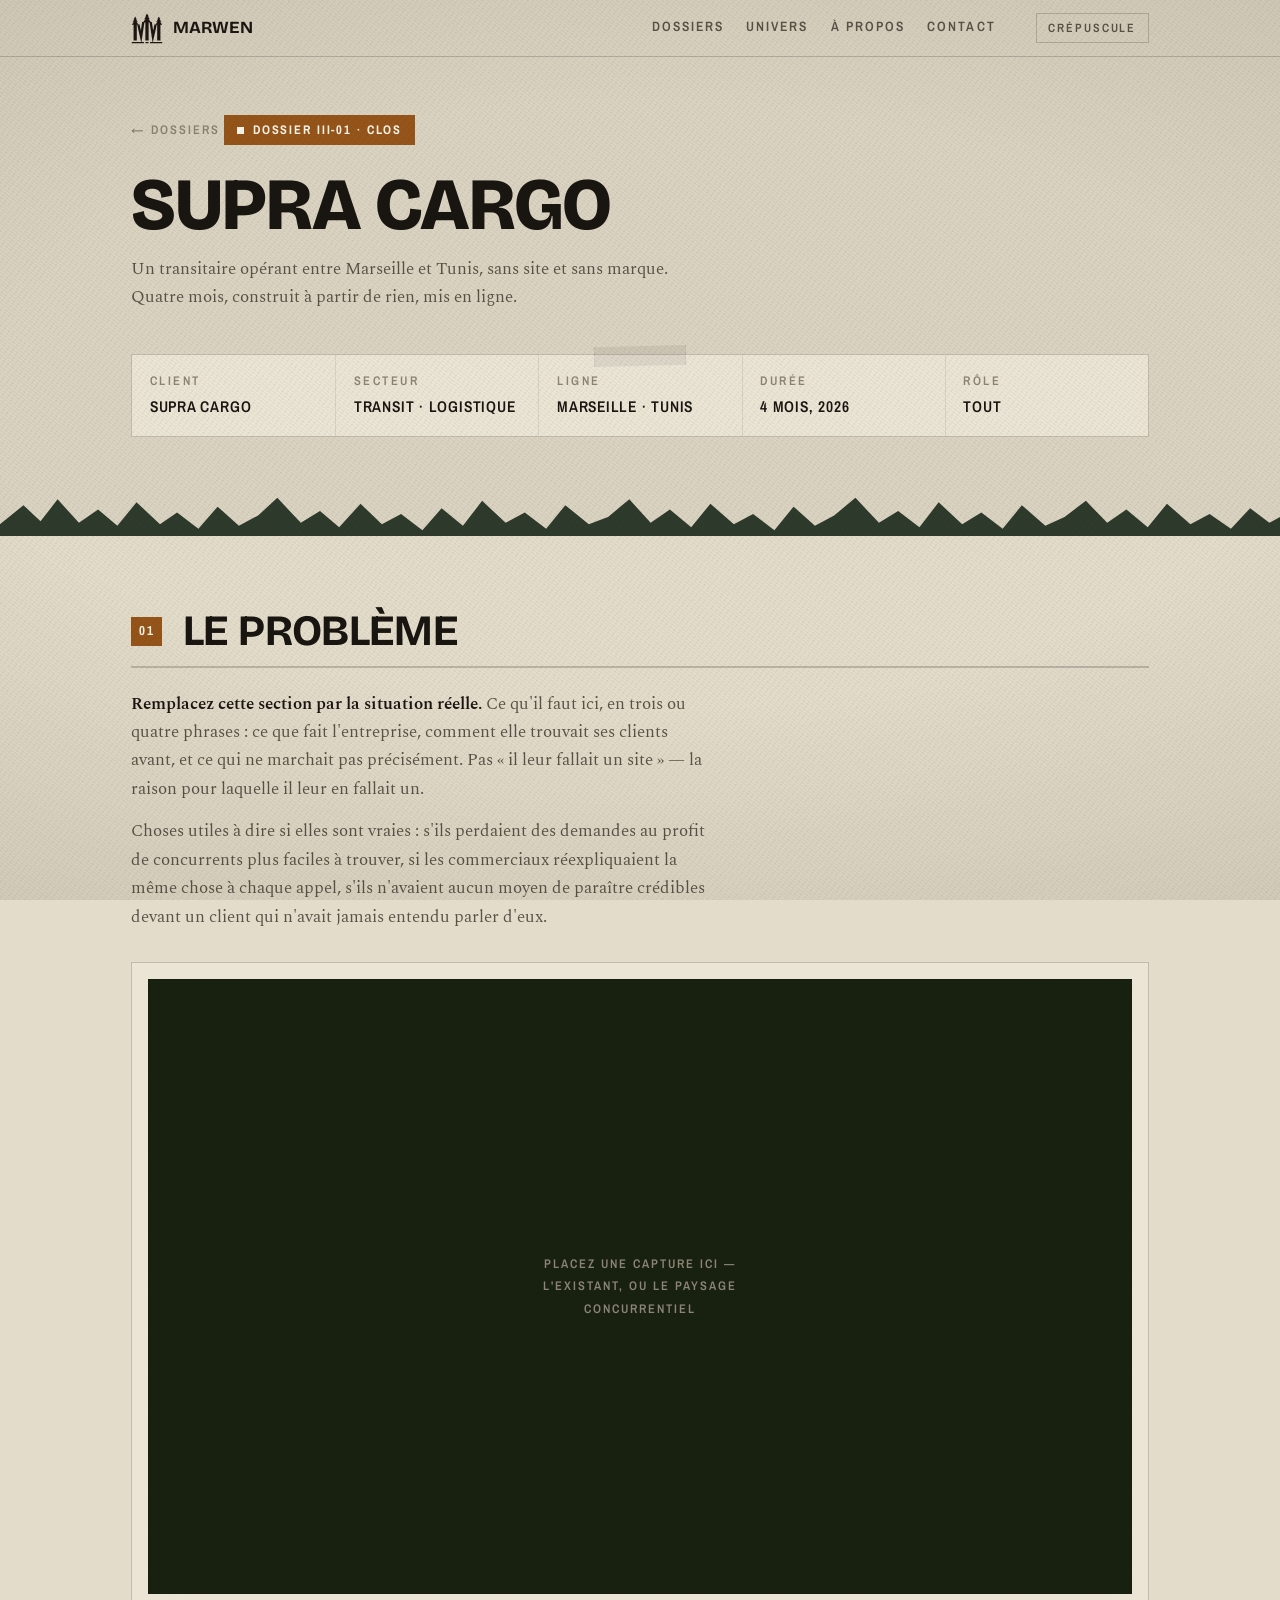
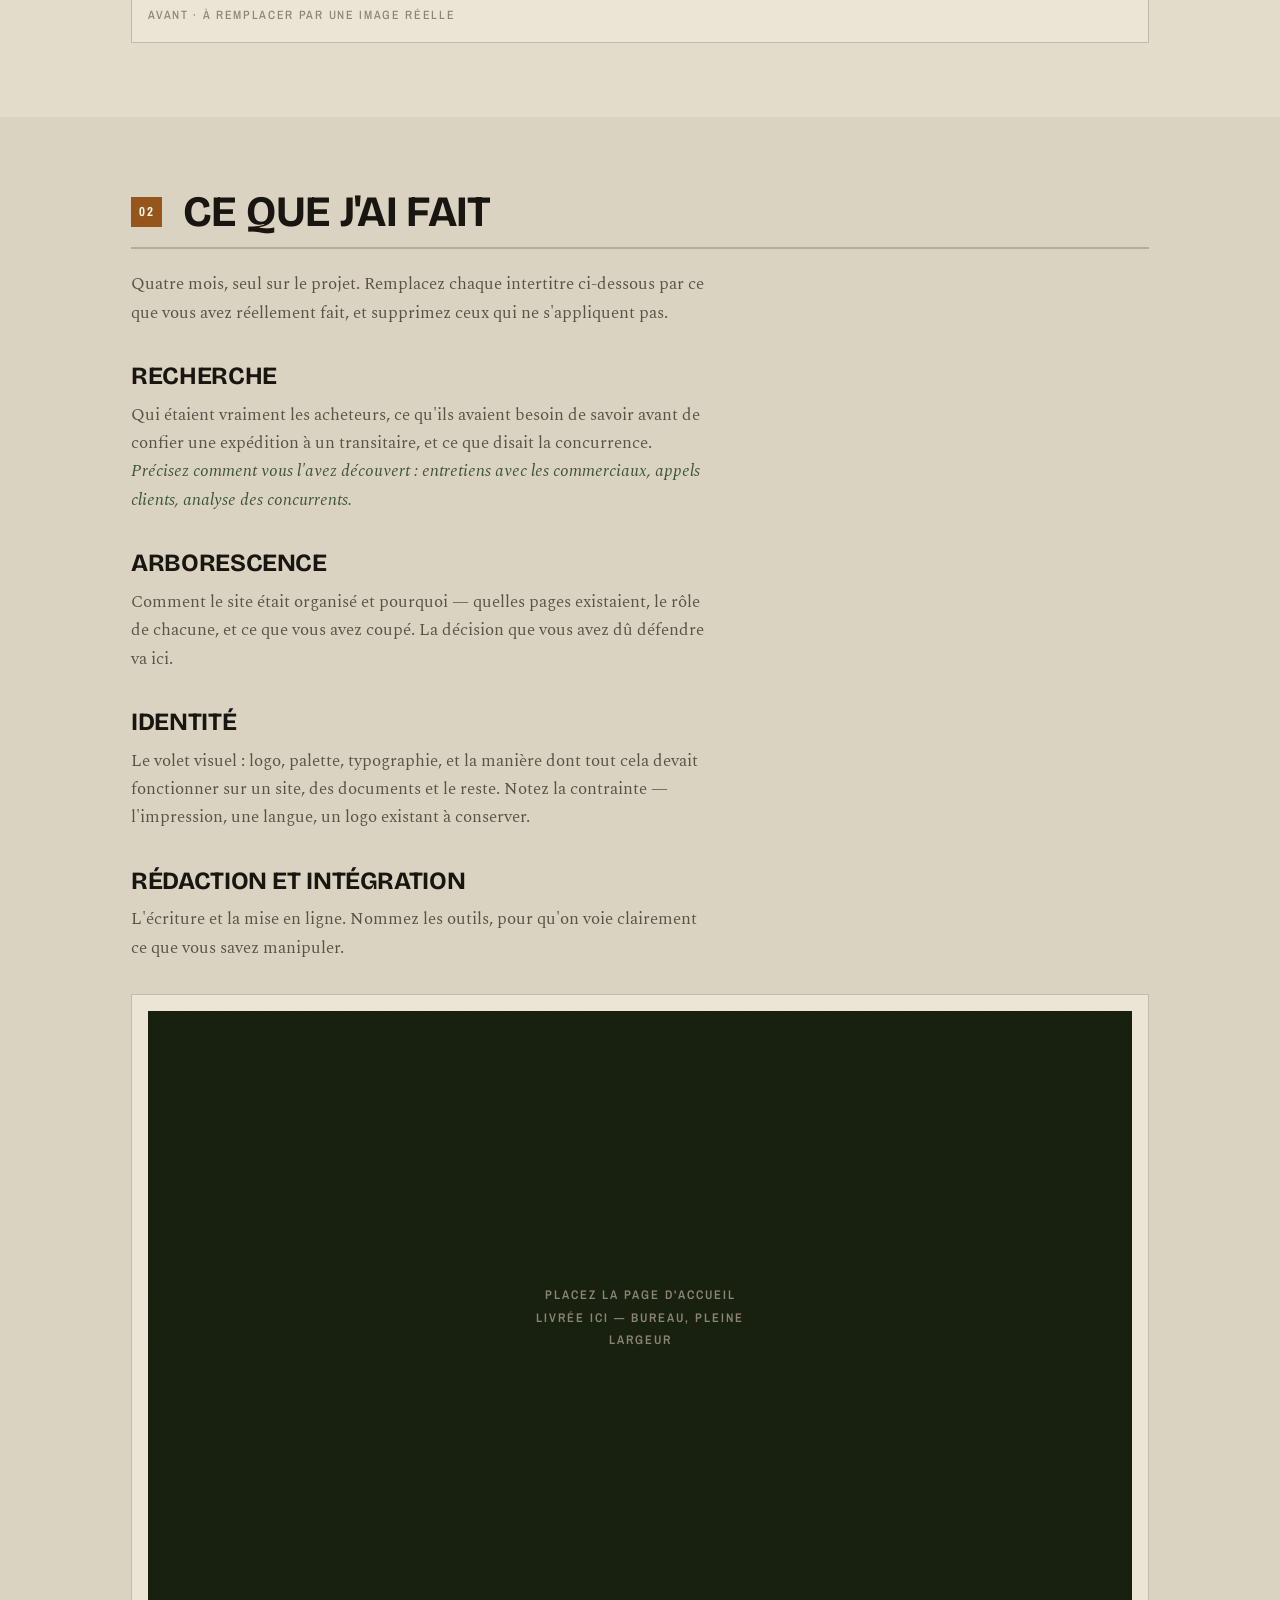
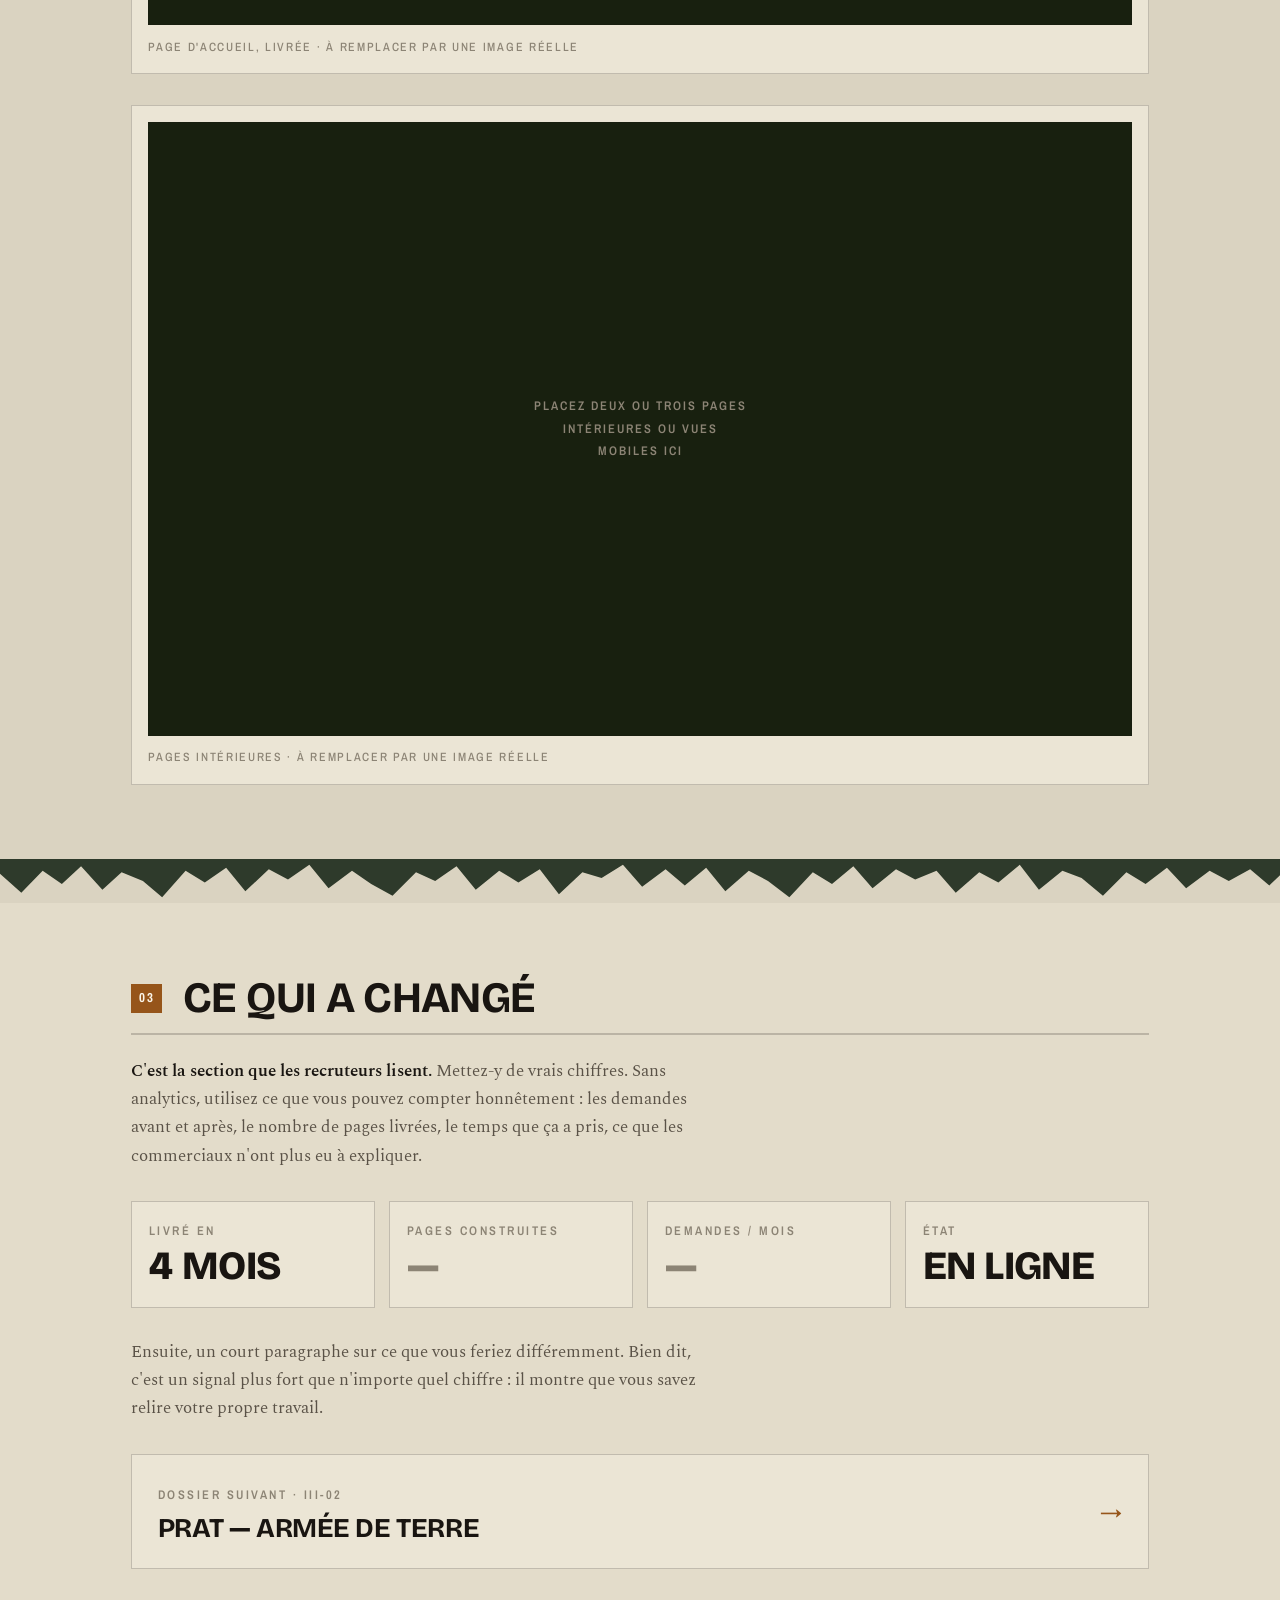
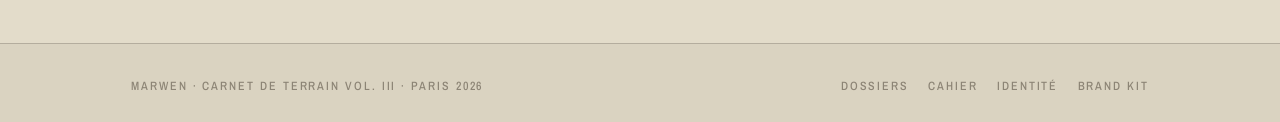
<file: marwen-site/supra-cargo.html>
<!doctype html>
<html lang="fr">
<head>
<meta charset="utf-8">
<meta name="viewport" content="width=device-width, initial-scale=1, viewport-fit=cover">
<title>Supra Cargo — dossier III-01</title>
<meta name="description" content="Étude de cas : construction d'un site et d'une identité de zéro pour un transitaire Marseille–Tunis, en quatre mois de stage.">
<link rel="canonical" href="https://example.com/supra-cargo.html">

<meta property="og:type" content="article">
<meta property="og:locale" content="fr_FR">
<meta property="og:title" content="Supra Cargo — dossier III-01">
<meta property="og:description" content="Construction d'un site et d'une identité de zéro pour un transitaire Marseille–Tunis.">
<meta property="og:url" content="https://example.com/supra-cargo.html">
<meta property="og:image" content="https://example.com/assets/share.png">
<meta name="twitter:card" content="summary_large_image">
<meta name="theme-color" content="#0B0E0B" media="(prefers-color-scheme: dark)">
<meta name="theme-color" content="#DAD3C1" media="(prefers-color-scheme: light)">

<link rel="icon" href="assets/favicon.svg" type="image/svg+xml">
<link rel="preconnect" href="https://fonts.googleapis.com">
<link rel="preconnect" href="https://fonts.gstatic.com" crossorigin>
<link rel="stylesheet" href="https://fonts.googleapis.com/css2?family=Bricolage+Grotesque:opsz,wght@12..96,700;12..96,800&family=Archivo+Narrow:wght@500;600;700&family=Spectral:ital,wght@0,400;0,500;0,600;1,400;1,500&display=swap">
<link rel="stylesheet" href="assets/site.css">
</head>
<body>

<a class="skip" href="#main">Aller au contenu</a>

<div class="mast">
  <div class="wrap">
    <a class="sigil-link" href="index.html" aria-label="Marwen — accueil">
      <svg class="sigil" viewBox="36 24 168 164" role="img" aria-label="Monogramme MM de Marwen"><path d="M94.57 74.11 L87.79 119.50 L80.35 86.67 L74.90 87.91 L63.88 72 L72 75.50 L61.78 59 L67 62.50 L58 46 L49 62.50 L54.22 59 L44 75.50 L52.12 72 L40 89.50 L49.50 89.50 L49.50 172 L66.50 172 L66.50 89.50 L70.10 89.50 L70.10 95.73 L88.97 179 L40 179 L40 185.50 L104 185.50 L104 179 L91.03 179 L106.34 76.50 L111.50 76.50 L111.50 172 L128.50 172 L128.50 76.50 L133.66 76.50 L148.97 179 L136 179 L136 185.50 L200 185.50 L200 179 L151.03 179 L169.90 95.73 L169.90 89.50 L173.50 89.50 L173.50 172 L190.50 172 L190.50 89.50 L200 89.50 L187.88 72 L196 75.50 L185.78 59 L191 62.50 L182 46 L173 62.50 L178.22 59 L168 75.50 L176.12 72 L165.10 87.91 L159.65 86.67 L152.21 119.50 L145.43 74.11 L139.81 74.95 L126.72 58 L136 61.50 L124.20 44 L130 47.50 L120 30 L110 47.50 L115.80 44 L104 61.50 L113.28 58 L100.19 74.95ZM112 185.50 L128 185.50 L128 179 L112 179Z" fill="currentColor" fill-rule="evenodd"/></svg>
      <span class="sigil-word">Marwen</span>
    </a>
    <nav aria-label="Navigation principale">
      <a href="index.html">Dossiers</a>
      <a href="index.html#univers">Univers</a>
      <a href="index.html#propos">À propos</a>
      <a href="index.html#contact">Contact</a>
    </nav>
    <button class="lamp" id="lamp-btn" type="button">Aube</button>
  </div>
</div>

<main id="main">

<header class="page-hero">
  <div class="wrap">
    <a class="crumb" href="index.html">← Dossiers</a>
    <span class="flag">Dossier III-01 · Clos</span>
    <h1>Supra Cargo</h1>
    <p class="lede">Un transitaire opérant entre Marseille et Tunis, sans site et sans marque. Quatre mois, construit à partir de rien, mis en ligne.</p>

    <dl class="plate">
      <div><dt class="tampon">Client</dt><dd>Supra Cargo</dd></div>
      <div><dt class="tampon">Secteur</dt><dd>Transit · Logistique</dd></div>
      <div><dt class="tampon">Ligne</dt><dd>Marseille · Tunis</dd></div>
      <div><dt class="tampon">Durée</dt><dd>4 mois, 2026</dd></div>
      <div><dt class="tampon">Rôle</dt><dd>Tout</dd></div>
    </dl>
  </div>
</header>

<svg class="treeline" viewBox="0 0 1200 60" preserveAspectRatio="none" role="img" aria-label="Ligne de pins">
  <path fill="currentColor" d="M0 60 L0 44 L22 18 L38 40 L54 10 L74 42 L92 24 L110 46 L128 14 L150 44 L166 28 L186 50 L204 20 L224 46 L242 32 L260 8 L282 42 L300 26 L318 48 L338 16 L358 44 L376 30 L396 52 L414 22 L434 46 L452 12 L474 42 L492 28 L512 50 L530 18 L552 44 L570 34 L590 10 L610 42 L628 24 L648 48 L666 16 L688 44 L706 30 L726 52 L744 20 L764 46 L782 32 L802 8 L824 42 L842 26 L862 48 L880 14 L902 44 L920 28 L940 50 L958 18 L980 46 L998 34 L1018 12 L1038 42 L1056 24 L1076 48 L1094 16 L1116 44 L1134 30 L1154 50 L1172 22 L1190 42 L1200 34 L1200 60 Z"/>
</svg>

<section class="band">
  <div class="wrap">
    <div class="sec-head">
      <span class="sec-num">01</span>
      <h2>Le problème</h2>
    </div>

    <div class="prose">
      <p><strong>Remplacez cette section par la situation réelle.</strong> Ce qu'il faut ici, en trois ou quatre phrases : ce que fait l'entreprise, comment elle trouvait ses clients avant, et ce qui ne marchait pas précisément. Pas « il leur fallait un site » — la raison pour laquelle il leur en fallait un.</p>
      <p>Choses utiles à dire si elles sont vraies : s'ils perdaient des demandes au profit de concurrents plus faciles à trouver, si les commerciaux réexpliquaient la même chose à chaque appel, s'ils n'avaient aucun moyen de paraître crédibles devant un client qui n'avait jamais entendu parler d'eux.</p>
    </div>

    <figure class="shot">
      <div class="frame">
        <p>Placez une capture ici — l'existant, ou le paysage concurrentiel</p>
      </div>
      <figcaption>Avant · à remplacer par une image réelle</figcaption>
    </figure>
  </div>
</section>

<section>
  <div class="wrap">
    <div class="sec-head">
      <span class="sec-num">02</span>
      <h2>Ce que j'ai fait</h2>
    </div>

    <div class="prose">
      <p>Quatre mois, seul sur le projet. Remplacez chaque intertitre ci-dessous par ce que vous avez réellement fait, et supprimez ceux qui ne s'appliquent pas.</p>

      <h3>Recherche</h3>
      <p>Qui étaient vraiment les acheteurs, ce qu'ils avaient besoin de savoir avant de confier une expédition à un transitaire, et ce que disait la concurrence. <em>Précisez comment vous l'avez découvert : entretiens avec les commerciaux, appels clients, analyse des concurrents.</em></p>

      <h3>Arborescence</h3>
      <p>Comment le site était organisé et pourquoi — quelles pages existaient, le rôle de chacune, et ce que vous avez coupé. La décision que vous avez dû défendre va ici.</p>

      <h3>Identité</h3>
      <p>Le volet visuel : logo, palette, typographie, et la manière dont tout cela devait fonctionner sur un site, des documents et le reste. Notez la contrainte — l'impression, une langue, un logo existant à conserver.</p>

      <h3>Rédaction et intégration</h3>
      <p>L'écriture et la mise en ligne. Nommez les outils, pour qu'on voie clairement ce que vous savez manipuler.</p>
    </div>

    <figure class="shot">
      <div class="frame">
        <p>Placez la page d'accueil livrée ici — bureau, pleine largeur</p>
      </div>
      <figcaption>Page d'accueil, livrée · à remplacer par une image réelle</figcaption>
    </figure>

    <figure class="shot">
      <div class="frame">
        <p>Placez deux ou trois pages intérieures ou vues mobiles ici</p>
      </div>
      <figcaption>Pages intérieures · à remplacer par une image réelle</figcaption>
    </figure>
  </div>
</section>

<svg class="treeline flip" viewBox="0 0 1200 60" preserveAspectRatio="none" role="img" aria-label="Ligne de pins">
  <path fill="currentColor" d="M0 60 L0 40 L20 14 L40 44 L58 26 L76 50 L96 18 L114 42 L134 30 L152 8 L174 44 L192 28 L212 48 L230 16 L252 46 L270 32 L290 52 L308 20 L330 44 L348 26 L368 10 L390 42 L408 30 L428 50 L446 18 L468 44 L486 28 L506 46 L524 12 L546 42 L564 34 L584 52 L602 22 L624 46 L642 24 L662 48 L680 16 L702 44 L720 30 L740 8 L762 42 L780 26 L800 50 L818 20 L840 46 L858 32 L878 44 L896 14 L918 42 L936 28 L956 52 L974 18 L996 44 L1014 34 L1034 10 L1056 42 L1074 26 L1094 48 L1112 20 L1134 44 L1152 30 L1172 46 L1190 24 L1200 38 L1200 60 Z"/>
</svg>

<section class="band">
  <div class="wrap">
    <div class="sec-head">
      <span class="sec-num">03</span>
      <h2>Ce qui a changé</h2>
    </div>
    <p class="lede"><strong>C'est la section que les recruteurs lisent.</strong> Mettez-y de vrais chiffres. Sans analytics, utilisez ce que vous pouvez compter honnêtement : les demandes avant et après, le nombre de pages livrées, le temps que ça a pris, ce que les commerciaux n'ont plus eu à expliquer.</p>

    <div class="stats">
      <div class="stat">
        <span class="tampon">Livré en</span>
        <span class="figure">4 mois</span>
      </div>
      <div class="stat">
        <span class="tampon">Pages construites</span>
        <span class="figure todo">—</span>
      </div>
      <div class="stat">
        <span class="tampon">Demandes / mois</span>
        <span class="figure todo">—</span>
      </div>
      <div class="stat">
        <span class="tampon">État</span>
        <span class="figure">En ligne</span>
      </div>
    </div>

    <div class="prose" style="margin-top: 1.9rem;">
      <p>Ensuite, un court paragraphe sur ce que vous feriez différemment. Bien dit, c'est un signal plus fort que n'importe quel chiffre : il montre que vous savez relire votre propre travail.</p>
    </div>

    <a class="onward" href="prat.html">
      <span class="ow-text">
        <span class="tampon">Dossier suivant · III-02</span>
        <span class="ow-title">PRAT — Armée de Terre</span>
      </span>
      <span class="ow-arrow" aria-hidden="true">→</span>
    </a>
  </div>
</section>

</main>

<footer class="site-foot">
  <div class="wrap">
    <p>Marwen · Carnet de terrain vol. III · Paris 2026</p>
    <nav aria-label="Navigation du pied de page">
      <a href="index.html">Dossiers</a>
      <a href="cahier-de-recherche.html">Cahier</a>
      <a href="identite.html">Identité</a>
      <a href="brand-kit.html">Brand kit</a>
    </nav>
  </div>
</footer>

<script src="assets/site.js"></script>
</body>
</html>
</file>
<file: marwen-site/assets/site.css>
/* ==========================================================================
   Marwen — portfolio, americana occulte
   Jetons de design, coquille partagée, composants.
   Sombre par défaut : l'heure native est 3 h du matin sous un lampadaire.
   ========================================================================== */

:root {
  /* --- palette brute --- */
  --poix:     #0B0E0B;
  --pin:      #121811;
  --pin-2:    #18200F;
  --ecorce:   #221B14;
  --os:       #E7DFCE;
  --os-dim:   #968D7C;
  --os-fnt:   #655E52;
  --sodium:   #CE7A2A;
  --mousse:   #5B7A57;
  --sang:     #7A2420;

  /* --- sémantique (sombre) --- */
  --bg:        var(--poix);
  --panel:     var(--pin);
  --panel-2:   var(--ecorce);
  --fg:        var(--os);
  --fg-dim:    var(--os-dim);
  --fg-faint:  var(--os-fnt);
  --warm:      var(--sodium);
  --cold:      var(--mousse);
  --dried:     var(--sang);
  --tree:      #0F150E;
  --edge:      rgba(231, 223, 206, 0.14);
  --edge-soft: rgba(231, 223, 206, 0.07);
  --tape:      rgba(231, 223, 206, 0.10);
  --grain:     rgba(231, 223, 206, 0.028);
  --glow:      rgba(206, 122, 42, 0.16);
  --vignette:  rgba(0, 0, 0, 0.55);
  --on-warm:   #120E08;

  /* --- typographie --- */
  --display: "Bricolage Grotesque", "Archivo Narrow", "Helvetica Neue", Arial, sans-serif;
  --tampon:  "Archivo Narrow", "Arial Narrow", Arial, sans-serif;
  --body:    "Spectral", Georgia, "Times New Roman", serif;
  --track:   -0.015em;

  /* --- mise en page --- */
  --measure: 64ch;
  --pad: clamp(1.15rem, 4vw, 4rem);
  --maxw: 1120px;

  color-scheme: dark;
}

@media (prefers-color-scheme: light) {
  :root:not([data-theme="dark"]) {
    --bg:        #DAD3C1;
    --panel:     #E3DCCA;
    --panel-2:   #EBE5D5;
    --fg:        #191511;
    --fg-dim:    #5A5247;
    --fg-faint:  #8C8475;
    --warm:      #96551A;
    --cold:      #3B5438;
    --dried:     #6E201C;
    --tree:      #2E3A2B;
    --edge:      rgba(25, 21, 17, 0.20);
    --edge-soft: rgba(25, 21, 17, 0.09);
    --tape:      rgba(25, 21, 17, 0.07);
    --grain:     rgba(25, 21, 17, 0.03);
    --glow:      rgba(150, 85, 26, 0.09);
    --vignette:  rgba(70, 58, 40, 0.16);
    --on-warm:   #FBF6EA;
    color-scheme: light;
  }
}

:root[data-theme="light"] {
  --bg:        #DAD3C1;
  --panel:     #E3DCCA;
  --panel-2:   #EBE5D5;
  --fg:        #191511;
  --fg-dim:    #5A5247;
  --fg-faint:  #8C8475;
  --warm:      #96551A;
  --cold:      #3B5438;
  --dried:     #6E201C;
  --tree:      #2E3A2B;
  --edge:      rgba(25, 21, 17, 0.20);
  --edge-soft: rgba(25, 21, 17, 0.09);
  --tape:      rgba(25, 21, 17, 0.07);
  --grain:     rgba(25, 21, 17, 0.03);
  --glow:      rgba(150, 85, 26, 0.09);
  --vignette:  rgba(70, 58, 40, 0.16);
  --on-warm:   #FBF6EA;
  color-scheme: light;
}

/* ==========================================================================
   Réinitialisation + base
   ========================================================================== */

*, *::before, *::after { box-sizing: border-box; }

html { -webkit-text-size-adjust: 100%; }

body {
  margin: 0;
  padding-top: env(safe-area-inset-top, 0px);
  padding-bottom: env(safe-area-inset-bottom, 0px);
  background: var(--bg);
  color: var(--fg);
  font-family: var(--body);
  font-size: 16.5px;
  line-height: 1.72;
  -webkit-font-smoothing: antialiased;
  text-rendering: optimizeLegibility;
}

/* fibre du papier + l'obscurité qui se referme sur les bords */
body::after {
  content: "";
  position: fixed;
  inset: 0;
  pointer-events: none;
  z-index: 50;
  background-image:
    repeating-linear-gradient(37deg, var(--grain) 0 1px, transparent 1px 3px),
    repeating-linear-gradient(-51deg, var(--grain) 0 1px, transparent 1px 5px),
    radial-gradient(ellipse 120% 80% at 50% 45%, transparent 42%, var(--vignette) 100%);
}

h1, h2, h3, h4 { margin: 0; font-weight: 400; text-wrap: balance; }
p { margin: 0; }
img, svg { max-width: 100%; }
img { height: auto; display: block; }

a { color: inherit; }

:focus-visible { outline: 2px solid var(--warm); outline-offset: 3px; }

.skip {
  position: absolute;
  left: -9999px;
  top: 0;
  z-index: 100;
  background: var(--warm);
  color: var(--on-warm);
  font-family: var(--tampon);
  font-weight: 700;
  font-size: 13px;
  letter-spacing: 0.16em;
  text-transform: uppercase;
  padding: 0.6rem 1rem;
  text-decoration: none;
}
.skip:focus { left: 0; }

.wrap {
  max-width: var(--maxw);
  margin: 0 auto;
  padding-inline: var(--pad);
}

.wrap-narrow {
  max-width: 760px;
  margin: 0 auto;
  padding-inline: var(--pad);
}

/* ==========================================================================
   Typographie utilitaire
   ========================================================================== */

.tampon {
  font-family: var(--tampon);
  font-weight: 600;
  font-size: 12.5px;
  letter-spacing: 0.2em;
  text-transform: uppercase;
  color: var(--fg-faint);
}

.lede {
  max-width: var(--measure);
  color: var(--fg-dim);
}
.lede + .lede { margin-top: 0.85rem; }
.lede strong { color: var(--fg); font-weight: 600; }
.lede em { font-style: italic; color: var(--cold); }

.prose { max-width: var(--measure); }
.prose p { color: var(--fg-dim); }
.prose p + p { margin-top: 0.9rem; }
.prose strong { color: var(--fg); font-weight: 600; }
.prose em { font-style: italic; color: var(--cold); }
.prose h3 {
  font-family: var(--display);
  font-weight: 700;
  font-size: clamp(1.2rem, 3.4vw, 1.55rem);
  line-height: 1.1;
  letter-spacing: var(--track);
  text-transform: uppercase;
  margin-top: 2.2rem;
  margin-bottom: 0.7rem;
  color: var(--fg);
}
.prose ul { margin: 0.9rem 0 0; padding-left: 1.1rem; color: var(--fg-dim); }
.prose li + li { margin-top: 0.4rem; }

/* ==========================================================================
   Ligne d'arbres
   ========================================================================== */

.treeline {
  display: block;
  width: 100%;
  height: clamp(26px, 5vw, 44px);
  color: var(--tree);
}
.treeline.flip { transform: scaleY(-1); }

/* ==========================================================================
   Bandeau de tête
   ========================================================================== */

.mast {
  position: sticky;
  top: env(safe-area-inset-top, 0px);
  z-index: 40;
  background: var(--bg);
  border-bottom: 1px solid var(--edge);
}

.mast .wrap {
  display: flex;
  align-items: center;
  gap: 1rem;
  min-height: 56px;
}

.mast .sigil-link { display: flex; align-items: center; gap: 0.6rem; text-decoration: none; }
.mast .sigil { width: 32px; height: 32px; flex: none; color: var(--fg); }
.mast .sigil-word {
  font-family: var(--display);
  font-weight: 700;
  font-size: 17px;
  letter-spacing: 0;
  text-transform: uppercase;
  color: var(--fg);
}

.mast nav { display: none; margin-left: auto; gap: 1.4rem; }
@media (min-width: 760px) { .mast nav { display: flex; } }

.mast nav a {
  font-family: var(--tampon);
  font-weight: 600;
  font-size: 13.5px;
  letter-spacing: 0.15em;
  text-transform: uppercase;
  color: var(--fg-dim);
  text-decoration: none;
  padding-block: 0.2rem;
  border-bottom: 2px solid transparent;
  transition: color 140ms, border-color 140ms;
}
.mast nav a:hover { color: var(--fg); border-bottom-color: var(--warm); }
.mast nav a[aria-current="page"] { color: var(--fg); border-bottom-color: var(--warm); }

.lamp {
  margin-left: auto;
  font-family: var(--tampon);
  font-weight: 600;
  font-size: 12px;
  letter-spacing: 0.16em;
  text-transform: uppercase;
  color: var(--fg-dim);
  background: transparent;
  border: 1px solid var(--edge);
  border-radius: 0;
  padding: 0.38rem 0.72rem;
  cursor: pointer;
  transition: border-color 140ms, color 140ms;
}
@media (min-width: 760px) { .lamp { margin-left: 1.5rem; } }
.lamp:hover { border-color: var(--warm); color: var(--fg); }

/* ==========================================================================
   Ouverture
   ========================================================================== */

.hero {
  position: relative;
  overflow: hidden;
  padding-block: clamp(2.6rem, 7vw, 5rem) 0;
}

.hero::before {
  content: "";
  position: absolute;
  top: -22%;
  left: 50%;
  transform: translateX(-50%);
  width: min(120%, 900px);
  aspect-ratio: 1 / 1;
  max-width: 100%;
  background: radial-gradient(circle, var(--glow) 0%, transparent 62%);
  pointer-events: none;
}

.hero .wrap { position: relative; }

.flag {
  display: inline-flex;
  align-items: center;
  gap: 0.55rem;
  background: var(--warm);
  color: var(--on-warm);
  font-family: var(--tampon);
  font-weight: 700;
  font-size: 12.5px;
  letter-spacing: 0.15em;
  text-transform: uppercase;
  padding: 0.3rem 0.8rem 0.26rem;
  margin-bottom: 1.5rem;
}
.flag::before { content: ""; width: 7px; height: 7px; background: currentColor; flex: none; }

.hero h1 {
  font-family: var(--display);
  font-weight: 800;
  font-size: clamp(3.2rem, 16vw, 9.6rem);
  line-height: 0.92;
  letter-spacing: var(--track);
  text-transform: uppercase;
  margin-bottom: 1rem;
}

.hero-sub {
  font-size: clamp(1.05rem, 2.2vw, 1.3rem);
  line-height: 1.52;
  font-weight: 500;
  max-width: 34ch;
}
.hero-sub em { font-style: italic; color: var(--warm); }

.hero-tree { position: relative; margin-top: clamp(2rem, 5vw, 3.4rem); }

/* ouverture de page intérieure */

.page-hero {
  position: relative;
  padding-block: clamp(2.2rem, 5.5vw, 3.6rem) clamp(1.6rem, 4vw, 2.4rem);
}

.page-hero h1 {
  font-family: var(--display);
  font-weight: 800;
  font-size: clamp(2.2rem, 8.5vw, 4.6rem);
  line-height: 0.98;
  letter-spacing: var(--track);
  text-transform: uppercase;
  margin-bottom: 0.9rem;
}

.crumb {
  display: inline-flex;
  align-items: center;
  gap: 0.5rem;
  font-family: var(--tampon);
  font-weight: 600;
  font-size: 12.5px;
  letter-spacing: 0.16em;
  text-transform: uppercase;
  color: var(--fg-faint);
  text-decoration: none;
  margin-bottom: 1.2rem;
}
.crumb:hover { color: var(--warm); }

/* ==========================================================================
   Plaque signalétique (scotchée)
   ========================================================================== */

.plate {
  background: var(--panel-2);
  border: 1px solid var(--edge);
  display: grid;
  grid-template-columns: repeat(auto-fit, minmax(135px, 1fr));
  margin-top: clamp(1.8rem, 4vw, 2.6rem);
  position: relative;
}

.plate::after {
  content: "";
  position: absolute;
  top: -9px;
  left: 50%;
  width: 92px;
  height: 20px;
  transform: translateX(-50%) rotate(-1.4deg);
  background: var(--tape);
  border-left: 1px dashed var(--edge-soft);
  border-right: 1px dashed var(--edge-soft);
}

.plate > div {
  padding: 0.95rem 1.1rem;
  border-left: 1px solid var(--edge-soft);
  min-width: 0;
}
.plate > div:first-child { border-left: 0; }
.plate dt { margin-bottom: 0.15rem; }
.plate dd {
  margin: 0;
  font-family: var(--tampon);
  font-weight: 600;
  font-size: 15.5px;
  letter-spacing: 0.05em;
  text-transform: uppercase;
  font-variant-numeric: tabular-nums;
}

/* ==========================================================================
   Sections
   ========================================================================== */

section { padding-block: clamp(2.8rem, 6.5vw, 4.6rem); }
.band { background: var(--panel); }

.sec-head {
  display: flex;
  align-items: center;
  gap: clamp(0.8rem, 2.2vw, 1.3rem);
  margin-bottom: 1.4rem;
  padding-bottom: 0.8rem;
  border-bottom: 2px solid var(--edge);
}

.sec-num {
  font-family: var(--tampon);
  font-weight: 700;
  font-size: 13px;
  letter-spacing: 0.12em;
  background: var(--warm);
  color: var(--on-warm);
  padding: 0.24rem 0.5rem 0.2rem;
  flex: none;
}

.sec-head h2 {
  font-family: var(--display);
  font-weight: 700;
  font-size: clamp(1.55rem, 4.8vw, 2.7rem);
  line-height: 1.02;
  letter-spacing: var(--track);
  text-transform: uppercase;
  flex: 1;
  min-width: 0;
}

/* ==========================================================================
   Liste des dossiers
   ========================================================================== */

.casework {
  margin-top: 1.9rem;
  display: flex;
  flex-direction: column;
  gap: clamp(0.9rem, 2.4vw, 1.3rem);
}

.case {
  background: var(--panel-2);
  border: 1px solid var(--edge);
  padding: clamp(1.15rem, 3vw, 1.8rem);
  display: grid;
  gap: 0.6rem 1.5rem;
  min-width: 0;
  position: relative;
  text-decoration: none;
  color: inherit;
  transition: border-color 160ms;
}

.case::before {
  content: "";
  position: absolute;
  top: -8px;
  left: clamp(1.5rem, 6vw, 3rem);
  width: 78px;
  height: 18px;
  transform: rotate(-1.8deg);
  background: var(--tape);
  border-left: 1px dashed var(--edge-soft);
  border-right: 1px dashed var(--edge-soft);
}

a.case:hover, a.case:focus-visible { border-color: var(--warm); }
a.case:hover .case-body h3 { color: var(--warm); }

@media (min-width: 760px) {
  .case { grid-template-columns: 108px minmax(0, 1fr) 142px; align-items: start; }
}

.case-no {
  font-family: var(--tampon);
  font-weight: 600;
  font-size: 13.5px;
  letter-spacing: 0.13em;
  text-transform: uppercase;
  color: var(--fg-faint);
  font-variant-numeric: tabular-nums;
  padding-top: 0.45rem;
  line-height: 1.6;
}

.case-body { min-width: 0; }
.case-body h3 {
  font-family: var(--display);
  font-weight: 700;
  font-size: clamp(1.35rem, 4.2vw, 2rem);
  line-height: 1.04;
  text-transform: uppercase;
  letter-spacing: var(--track);
  margin-bottom: 0.55rem;
  transition: color 160ms;
}
.case-body p { color: var(--fg-dim); max-width: 58ch; }

.case-tags { display: flex; flex-wrap: wrap; gap: 0.35rem; margin-top: 0.85rem; }
.case-tags span {
  font-family: var(--tampon);
  font-weight: 600;
  font-size: 11.5px;
  letter-spacing: 0.13em;
  text-transform: uppercase;
  color: var(--fg-dim);
  border: 1px solid var(--edge);
  padding: 0.16rem 0.48rem;
}

.case-side {
  font-family: var(--tampon);
  font-weight: 600;
  font-size: 12px;
  letter-spacing: 0.13em;
  text-transform: uppercase;
  color: var(--fg-faint);
  padding-top: 0.5rem;
  line-height: 1.75;
}
.case-side b { color: var(--warm); font-weight: 700; display: block; }
.case.cold { opacity: 0.72; }
.case.cold .case-side b { color: var(--cold); }

/* ==========================================================================
   Grilles d'emblèmes et de glyphes
   ========================================================================== */

.emblems {
  display: grid;
  grid-template-columns: repeat(auto-fit, minmax(142px, 1fr));
  gap: clamp(0.6rem, 1.8vw, 0.9rem);
  margin-top: 1.9rem;
}

.emblem {
  aspect-ratio: 1 / 1;
  max-width: 100%;
  display: grid;
  place-items: center;
  padding: 1.2rem;
  position: relative;
  background-color: var(--panel-2);
  border: 1px solid var(--edge);
  margin: 0;
}
.emblem svg { width: 72%; max-width: 112px; height: auto; }
.emblem figcaption {
  position: absolute;
  left: 0; right: 0; bottom: 0.65rem;
  text-align: center;
  font-family: var(--tampon);
  font-weight: 600;
  font-size: 11.5px;
  letter-spacing: 0.16em;
  text-transform: uppercase;
  color: var(--fg-faint);
}
.emblem.lit { background-color: var(--warm); border-color: var(--warm); }
.emblem.lit figcaption { color: var(--on-warm); opacity: 0.68; }
.emblem.cut { background-color: var(--dried); border-color: var(--dried); }
.emblem.cut figcaption { color: rgba(231, 223, 206, 0.6); }

.glyphs {
  display: grid;
  grid-template-columns: repeat(auto-fit, minmax(104px, 1fr));
  gap: clamp(0.45rem, 1.5vw, 0.75rem);
  margin-top: 1.9rem;
}

.glyph {
  aspect-ratio: 1 / 1;
  max-width: 100%;
  background: var(--panel-2);
  border: 1px solid var(--edge);
  display: grid;
  place-items: center;
  padding: 0.9rem;
  position: relative;
  margin: 0;
}
.glyph svg { width: 48px; height: 48px; }
.glyph figcaption {
  position: absolute;
  bottom: 0.5rem; left: 0; right: 0;
  text-align: center;
  font-family: var(--tampon);
  font-weight: 600;
  font-size: 10.5px;
  letter-spacing: 0.14em;
  text-transform: uppercase;
  color: var(--fg-faint);
}

/* ==========================================================================
   Échantillons de peinture
   ========================================================================== */

.chips {
  display: grid;
  grid-template-columns: repeat(auto-fit, minmax(148px, 1fr));
  gap: clamp(0.6rem, 1.8vw, 0.9rem);
  margin-top: 1.9rem;
}

.chip {
  border: 1px solid var(--edge);
  background: var(--panel-2);
  padding: 0;
  font: inherit;
  color: inherit;
  text-align: left;
  cursor: pointer;
  display: flex;
  flex-direction: column;
  transition: border-color 140ms;
}
.chip:hover, .chip:focus-visible { border-color: var(--warm); }

.chip .paint {
  height: 104px;
  width: 100%;
  border-bottom: 1px solid var(--edge);
  background-image: linear-gradient(160deg, rgba(255,255,255,0.14) 0%, transparent 40%, rgba(0,0,0,0.2) 100%);
}

.chip .meta { padding: 0.75rem 0.85rem 0.95rem; display: flex; flex-direction: column; gap: 0.15rem; }
.chip .nm {
  font-family: var(--display);
  font-weight: 700;
  font-size: 16px;
  text-transform: uppercase;
  letter-spacing: 0;
  line-height: 1.2;
}
.chip .hx {
  font-family: var(--tampon);
  font-weight: 600;
  font-size: 13px;
  letter-spacing: 0.1em;
  color: var(--fg-dim);
  font-variant-numeric: tabular-nums;
}
.chip .us {
  font-family: var(--tampon);
  font-weight: 500;
  font-size: 11.5px;
  letter-spacing: 0.12em;
  text-transform: uppercase;
  color: var(--fg-faint);
}

.copy-note {
  margin-top: 0.9rem;
  font-family: var(--tampon);
  font-weight: 600;
  font-size: 12.5px;
  letter-spacing: 0.15em;
  text-transform: uppercase;
  color: var(--fg-faint);
  min-height: 1.2em;
}

/* ==========================================================================
   Spécimen typographique
   ========================================================================== */

.specimen {
  margin-top: 1.9rem;
  display: flex;
  flex-direction: column;
  gap: clamp(0.6rem, 1.8vw, 0.9rem);
}

.spec-row {
  background: var(--panel-2);
  border: 1px solid var(--edge);
  padding: clamp(1.05rem, 3vw, 1.7rem);
  display: grid;
  gap: 0.8rem;
  min-width: 0;
}
@media (min-width: 680px) {
  .spec-row { grid-template-columns: 158px minmax(0, 1fr); gap: 1.5rem; align-items: start; }
}

.spec-row .tag { display: flex; flex-direction: column; gap: 0.12rem; }
.spec-row .tag b {
  font-family: var(--tampon);
  font-weight: 700;
  font-size: 14px;
  letter-spacing: 0.11em;
  text-transform: uppercase;
  color: var(--fg);
}
.spec-row .tag span {
  font-family: var(--tampon);
  font-weight: 500;
  font-size: 12px;
  letter-spacing: 0.11em;
  text-transform: uppercase;
  color: var(--fg-faint);
}

.spec-display {
  font-family: var(--display);
  font-weight: 800;
  font-size: clamp(2rem, 7.5vw, 3.9rem);
  line-height: 1;
  letter-spacing: var(--track);
  text-transform: uppercase;
}
.spec-display i { font-style: normal; color: var(--warm); }

.spec-body { font-size: 16.5px; line-height: 1.72; max-width: 56ch; color: var(--fg-dim); }
.spec-body i { color: var(--cold); }

.spec-tampon {
  font-family: var(--tampon);
  font-weight: 600;
  font-size: 15px;
  letter-spacing: 0.17em;
  text-transform: uppercase;
  line-height: 1.95;
  color: var(--fg-dim);
  font-variant-numeric: tabular-nums;
}
.spec-tampon b { color: var(--warm); font-weight: 700; }

/* ==========================================================================
   Maquettes d'application
   ========================================================================== */

.apps {
  display: grid;
  grid-template-columns: repeat(auto-fit, minmax(242px, 1fr));
  gap: clamp(1rem, 2.6vw, 1.5rem);
  margin-top: 1.9rem;
}
.apps figure { margin: 0; }
.app { display: flex; flex-direction: column; gap: 0.6rem; min-width: 0; }

.card-face {
  aspect-ratio: 85 / 55;
  max-width: 100%;
  background-color: var(--ecorce);
  border: 1px solid var(--edge);
  padding: clamp(0.85rem, 2.5vw, 1.25rem);
  display: flex;
  flex-direction: column;
  justify-content: space-between;
  min-width: 0;
  color: var(--os);
  background-image: linear-gradient(162deg, rgba(255,255,255,0.045) 0%, transparent 44%);
}
.card-face .cf-name {
  font-family: var(--display);
  font-weight: 800;
  font-size: clamp(1.5rem, 5.4vw, 2.3rem);
  line-height: 0.98;
  text-transform: uppercase;
  letter-spacing: var(--track);
}
.card-face .cf-role {
  font-family: var(--tampon);
  font-weight: 600;
  font-size: 11px;
  letter-spacing: 0.18em;
  text-transform: uppercase;
  color: rgba(231, 223, 206, 0.5);
  margin-top: 0.35rem;
}
.card-face .cf-foot { display: flex; align-items: flex-end; justify-content: space-between; gap: 0.7rem; }
.card-face .cf-foot span {
  font-family: var(--tampon);
  font-weight: 500;
  font-size: 11px;
  letter-spacing: 0.11em;
  text-transform: uppercase;
  color: rgba(231, 223, 206, 0.5);
  line-height: 1.55;
}
.card-face svg { width: 28px; height: 28px; flex: none; color: var(--sodium); }

.post-face {
  aspect-ratio: 1 / 1;
  max-width: 100%;
  background-color: var(--pin-2);
  color: var(--os);
  padding: clamp(0.95rem, 3vw, 1.45rem);
  display: flex;
  flex-direction: column;
  justify-content: space-between;
  min-width: 0;
  background-image: radial-gradient(ellipse 90% 60% at 50% 18%, rgba(206,122,42,0.26) 0%, transparent 64%);
}
.post-face .pf-k {
  font-family: var(--tampon);
  font-weight: 700;
  font-size: 11px;
  letter-spacing: 0.2em;
  text-transform: uppercase;
  color: var(--sodium);
}
.post-face .pf-l {
  font-family: var(--display);
  font-weight: 800;
  font-size: clamp(1.5rem, 5.6vw, 2.3rem);
  line-height: 1.02;
  text-transform: uppercase;
  letter-spacing: var(--track);
}
.post-face svg { width: 30px; height: 30px; color: rgba(231, 223, 206, 0.75); }

.poster-face {
  aspect-ratio: 85 / 55;
  max-width: 100%;
  background-color: var(--panel-2);
  border: 1px solid var(--edge);
  padding: clamp(0.85rem, 2.5vw, 1.25rem);
  display: flex;
  flex-direction: column;
  justify-content: space-between;
  gap: 0.65rem;
  min-width: 0;
  background-image: repeating-linear-gradient(90deg, var(--edge-soft) 0 1px, transparent 1px 9px);
}
.poster-face .po-t {
  font-family: var(--tampon);
  font-weight: 600;
  font-size: 11px;
  letter-spacing: 0.18em;
  text-transform: uppercase;
  color: var(--fg-faint);
}
.poster-face .po-m {
  font-family: var(--display);
  font-weight: 700;
  font-size: clamp(1.2rem, 4.4vw, 1.85rem);
  line-height: 1.06;
  text-transform: uppercase;
  letter-spacing: var(--track);
}
.poster-face .po-m em { font-style: normal; color: var(--warm); }
.poster-face .po-b {
  font-family: var(--tampon);
  font-weight: 500;
  font-size: 11px;
  letter-spacing: 0.12em;
  text-transform: uppercase;
  color: var(--fg-faint);
  display: flex;
  justify-content: space-between;
  gap: 0.7rem;
}

/* ==========================================================================
   Visuels (étude de cas)
   ========================================================================== */

.shot {
  margin: 1.9rem 0 0;
  background: var(--panel-2);
  border: 1px solid var(--edge);
  padding: clamp(0.7rem, 2vw, 1rem);
}

.shot .frame {
  aspect-ratio: 16 / 10;
  max-width: 100%;
  background: var(--pin-2);
  border: 1px dashed var(--edge);
  display: grid;
  place-items: center;
  padding: 1rem;
  text-align: center;
}

.shot .frame p {
  font-family: var(--tampon);
  font-weight: 600;
  font-size: 12.5px;
  letter-spacing: 0.16em;
  text-transform: uppercase;
  color: var(--fg-faint);
  max-width: 36ch;
  line-height: 1.8;
}

.shot figcaption {
  margin-top: 0.7rem;
  font-family: var(--tampon);
  font-weight: 500;
  font-size: 12px;
  letter-spacing: 0.14em;
  text-transform: uppercase;
  color: var(--fg-faint);
}

/* ==========================================================================
   Chiffres (résultats)
   ========================================================================== */

.stats {
  display: grid;
  grid-template-columns: repeat(auto-fit, minmax(155px, 1fr));
  gap: clamp(0.6rem, 1.8vw, 0.9rem);
  margin-top: 1.9rem;
}

.stat {
  background: var(--panel-2);
  border: 1px solid var(--edge);
  padding: 1.1rem 1.05rem 1.25rem;
  display: flex;
  flex-direction: column;
  gap: 0.3rem;
  min-width: 0;
}

.stat .figure {
  font-family: var(--display);
  font-weight: 800;
  font-size: clamp(1.7rem, 5.2vw, 2.5rem);
  line-height: 1.02;
  letter-spacing: var(--track);
  text-transform: uppercase;
  font-variant-numeric: tabular-nums;
}
.stat .figure.todo { color: var(--fg-faint); }

/* ==========================================================================
   Contact
   ========================================================================== */

.contact {
  display: grid;
  grid-template-columns: repeat(auto-fit, minmax(190px, 1fr));
  gap: clamp(0.6rem, 1.8vw, 0.9rem);
  margin-top: 1.9rem;
}

.contact > div {
  background: var(--panel-2);
  border: 1px solid var(--edge);
  padding: 1.1rem 1.05rem 1.3rem;
  display: flex;
  flex-direction: column;
  gap: 0.35rem;
  min-width: 0;
}

.contact .val {
  font-family: var(--tampon);
  font-weight: 600;
  font-size: 16px;
  letter-spacing: 0.08em;
  text-transform: uppercase;
  overflow-wrap: anywhere;
  text-decoration: none;
}
a.val:hover { color: var(--warm); }
.contact .val.todo { color: var(--fg-faint); }

/* ==========================================================================
   Pied de page
   ========================================================================== */

.site-foot {
  border-top: 1px solid var(--edge);
  background: var(--bg);
}

.site-foot .wrap {
  padding-block: 2rem 1.6rem;
  display: flex;
  flex-wrap: wrap;
  justify-content: space-between;
  align-items: center;
  gap: 0.8rem 1.5rem;
}

.site-foot p, .site-foot a {
  font-family: var(--tampon);
  font-weight: 500;
  font-size: 12px;
  letter-spacing: 0.16em;
  text-transform: uppercase;
  color: var(--fg-faint);
  text-decoration: none;
}
.site-foot a:hover { color: var(--warm); }
.site-foot nav { display: flex; flex-wrap: wrap; gap: 1.2rem; }

/* ==========================================================================
   Lien vers la suite
   ========================================================================== */

.onward {
  display: flex;
  align-items: center;
  justify-content: space-between;
  gap: 1rem;
  background: var(--panel-2);
  border: 1px solid var(--edge);
  padding: clamp(1.1rem, 3vw, 1.6rem);
  margin-top: 1.9rem;
  text-decoration: none;
  color: inherit;
  transition: border-color 160ms;
}
.onward:hover { border-color: var(--warm); }
.onward .ow-text { min-width: 0; }
.onward .ow-title {
  font-family: var(--display);
  font-weight: 700;
  font-size: clamp(1.2rem, 3.6vw, 1.7rem);
  line-height: 1.06;
  text-transform: uppercase;
  letter-spacing: var(--track);
  margin-top: 0.3rem;
  display: block;
}
.onward:hover .ow-title { color: var(--warm); }
.onward .ow-arrow { font-family: var(--tampon); font-size: 22px; color: var(--warm); flex: none; }

/* ==========================================================================
   404
   ========================================================================== */

.lost {
  min-height: 60vh;
  display: flex;
  flex-direction: column;
  justify-content: center;
  align-items: flex-start;
  gap: 1rem;
  padding-block: 4rem;
}

.lost h1 {
  font-family: var(--display);
  font-weight: 800;
  font-size: clamp(2.6rem, 12vw, 6.4rem);
  line-height: 0.96;
  letter-spacing: var(--track);
  text-transform: uppercase;
}

@media (prefers-reduced-motion: reduce) {
  *, *::before, *::after {
    animation-duration: 0.001ms !important;
    transition-duration: 0.001ms !important;
    scroll-behavior: auto !important;
  }
}

/* ==========================================================================
   Consignes à compléter (cahier de recherche)
   ========================================================================== */

.todo-note {
  display: flex;
  flex-direction: column;
  gap: 0.35rem;
  max-width: var(--measure);
  margin-top: 1.4rem;
  padding: 0.9rem 1.05rem;
  border: 1px dashed var(--warm);
  color: var(--fg-dim);
  font-size: 16px;
}
.todo-note .tampon { color: var(--warm); }
.todo-inline { color: var(--fg-faint); font-style: italic; }

/* ==========================================================================
   Monogramme MM et sceau (page identité)
   ========================================================================== */

.logo-stage {
  margin-top: 1.9rem;
  display: grid;
  grid-template-columns: repeat(auto-fit, minmax(260px, 1fr));
  gap: clamp(0.8rem, 2.4vw, 1.2rem);
}
.logo-hero {
  margin: 0;
  background: var(--panel-2);
  border: 1px solid var(--edge);
  padding: clamp(1.2rem, 4vw, 2.2rem);
  display: flex;
  flex-direction: column;
  align-items: center;
  gap: 1rem;
  color: var(--fg);
}
.logo-hero svg { width: min(100%, 340px); height: auto; aspect-ratio: 1 / 1; }
.logo-hero figcaption { color: var(--fg-faint); }
.logo-stage + .specimen { margin-top: 1.2rem; }
.logo-hero svg.construct { aspect-ratio: 290 / 200; width: 100%; max-width: 440px; }
</file>
<file: marwen-site/assets/home.css>
/* Marwen — page d'accueil « La route ».
   Une scène de nuit qu'on traverse : enseigne de motel, voiture liée au
   défilement, dossiers sur une route, cassettes, ville, carnet, clé.
   Thème sombre = la nuit. Thème clair = un après-midi couvert dans le brouillard.
   Les objets physiques (enseigne, cassettes, papier, porte-clé) gardent leurs
   couleurs dans les deux thèmes, comme dans la vraie vie. */

:root {
  /* paysage — nuit */
  --sky-1: #0C1012;
  --sky-2: #1A201D;
  --mount: #1E2622;
  --snow: #39433E;
  --ridge: #121914;
  --near: #080C09;
  --road: #141715;
  --road-2: #0D0F0E;
  --road-edge: rgba(201, 191, 166, 0.18);
  --road-line: #B7AC90;
  --wet: rgba(206, 122, 42, 0.05);
  --fog: rgba(160, 175, 168, 0.10);
  --fog-2: rgba(160, 175, 168, 0.07);
  --moon: rgba(190, 205, 200, 0.16);
  --moon-solid: #C9CFC6;
  --rain: rgba(200, 212, 206, 0.22);
  --beam: rgba(244, 212, 150, 0.26);
  --lamp-glow: rgba(226, 146, 58, 0.30);
  --sodium-hot: #FFB660;
  --window: #E0A048;
  --tail: #FF3B2A;
  --sea: #0F1B1E;
  --screen: #D9D2C1;
  --screen-ink: #1B1714;
  --sign-green: #2E5A3E;
  --tower: #8D9690;
  --tower-roof: #5E6762;
  --tower-ink: #1A201D;
  --folder: #241F17;
  --folder-2: #2E271C;
  --salt: rgba(236, 232, 222, 0.85);
  --hero-scrim: rgba(8, 11, 9, 0.55);

  /* objets physiques — identiques dans les deux thèmes */
  --neon: #FF5B3D;
  --neon-glow: rgba(255, 84, 52, 0.62);
  --neon-2: #FFC173;
  --neon-2-glow: rgba(255, 176, 90, 0.55);
  --neon-off: #5A3328;
  --sign-panel: #1C2C24;
  --sign-panel-2: #12100D;
  --sign-edge: #4A5A50;
  --board: #ECE7DA;
  --board-ink: #141210;
  --paper: #E9E1CE;
  --paper-line: rgba(70, 92, 110, 0.20);
  --ink: #2A221A;
  --ink-red: #8E2A22;
  --cass: #121212;
  --cass-2: #1E1E1E;
  --cass-label: #D3CCBC;
  --cass-ink: #141210;
  --door-1: #2B3A2F;
  --door-2: #3D2B1D;
  --door-3: #4D201C;
  --brass: #C9A15B;
  --chrome: #B8B2A5;
  --fob: #7A2420;
  --fob-edge: #5A1915;
  --fob-ink: #F3EAD7;
  --car: #08090A;
  --car-glass: #1F2A2C;
  --car-sheen: rgba(220, 225, 222, 0.28);
}

@media (prefers-color-scheme: light) {
  :root:not([data-theme="dark"]) {
    --sky-1: #8E9892;
    --sky-2: #C4C8BF;
    --mount: #7B867E;
    --snow: #DADDD6;
    --ridge: #4B5A4F;
    --near: #26302A;
    --road: #3A3E3B;
    --road-2: #2C302D;
    --road-edge: rgba(230, 228, 218, 0.35);
    --road-line: #E2DCC9;
    --wet: rgba(230, 236, 232, 0.10);
    --fog: rgba(234, 237, 231, 0.55);
    --fog-2: rgba(234, 237, 231, 0.38);
    --moon: rgba(255, 255, 250, 0.40);
    --moon-solid: #F1F1EA;
    --rain: rgba(48, 60, 55, 0.30);
    --beam: rgba(255, 232, 170, 0.20);
    --lamp-glow: rgba(240, 168, 80, 0.18);
    --window: #D99A44;
    --sea: #5D6F70;
    --tower: #B9BFB8;
    --tower-roof: #6E7872;
    --tower-ink: #26302A;
    --folder: #D6CAAE;
    --folder-2: #CBBD9E;
    --salt: rgba(70, 64, 54, 0.75);
    --hero-scrim: rgba(218, 222, 214, 0.62);
  }
}
:root[data-theme="light"] {
  --sky-1: #8E9892;
  --sky-2: #C4C8BF;
  --mount: #7B867E;
  --snow: #DADDD6;
  --ridge: #4B5A4F;
  --near: #26302A;
  --road: #3A3E3B;
  --road-2: #2C302D;
  --road-edge: rgba(230, 228, 218, 0.35);
  --road-line: #E2DCC9;
  --wet: rgba(230, 236, 232, 0.10);
  --fog: rgba(234, 237, 231, 0.55);
  --fog-2: rgba(234, 237, 231, 0.38);
  --moon: rgba(255, 255, 250, 0.40);
  --moon-solid: #F1F1EA;
  --rain: rgba(48, 60, 55, 0.30);
  --beam: rgba(255, 232, 170, 0.20);
  --lamp-glow: rgba(240, 168, 80, 0.18);
  --window: #D99A44;
  --sea: #5D6F70;
  --tower: #B9BFB8;
  --tower-roof: #6E7872;
  --tower-ink: #26302A;
  --folder: #D6CAAE;
  --folder-2: #CBBD9E;
  --salt: rgba(70, 64, 54, 0.75);
  --hero-scrim: rgba(218, 222, 214, 0.62);
}

body.home { padding-bottom: calc(34px + env(safe-area-inset-bottom, 0px)); }

/* ---------- voiture (partagée) ---------- */
.car-body { fill: var(--car); }
.car-glass { fill: var(--car-glass); }
.car-sheen { fill: none; stroke: var(--car-sheen); stroke-width: 1.6; }
.car-chrome-line { fill: none; stroke: var(--chrome); stroke-width: 1.6; opacity: 0.8; }
.car-chrome { fill: var(--chrome); }
.car-head { fill: var(--neon-2); }
.car-tail { fill: var(--tail); }
.car-tail-glow { fill: var(--tail); opacity: 0.22; }
.car-tire { fill: #050505; }
.car-hub { fill: var(--chrome); }
.car-spoke { stroke: #3A3A3A; stroke-width: 2.4; }

/* ---------- pluie ---------- */
.rain {
  position: fixed;
  inset: 0;
  width: 100%;
  height: 100%;
  pointer-events: none;
  z-index: 30;
}
.rain[hidden] { display: none !important; }

/* ==========================================================================
   Générique (hero)
   ========================================================================== */

.h-hero {
  position: relative;
  min-height: max(620px, calc(100svh - 58px));
  overflow: hidden;
  isolation: isolate;
  background: linear-gradient(180deg, var(--sky-1) 0%, var(--sky-2) 78%);
  display: flex;
  flex-direction: column;
}
.h-scene { position: absolute; inset: 0; width: 100%; height: 100%; z-index: 0; }
.h-scene #l-far, .h-scene #l-mid, .h-scene #l-nearL, .h-scene #l-nearR, .h-scene #l-poles, .h-scene #l-lamp { will-change: transform; }

.h-fog {
  position: absolute;
  inset: 0;
  z-index: 1;
  pointer-events: none;
  background:
    radial-gradient(ellipse 60% 22% at 20% 72%, var(--fog) 0%, transparent 70%),
    radial-gradient(ellipse 50% 18% at 80% 66%, var(--fog) 0%, transparent 70%),
    radial-gradient(ellipse 70% 26% at 50% 82%, var(--fog-2) 0%, transparent 70%);
  background-size: 200% 100%;
  animation: brume 46s linear infinite alternate;
}
@keyframes brume { from { background-position: 0% 0; } to { background-position: 100% 0; } }

.h-inner {
  position: relative;
  z-index: 2;
  width: 100%;
  max-width: var(--maxw);
  margin: 0 auto;
  padding: clamp(1.4rem, 4vw, 2.6rem) var(--pad) clamp(8rem, 19vh, 10.5rem);
  display: grid;
  gap: clamp(1.8rem, 4vw, 3rem);
  grid-template-columns: minmax(0, 1fr);
  align-items: start;
}
@media (min-width: 900px) {
  .h-inner { grid-template-columns: minmax(300px, 390px) minmax(0, 1fr); }
}

/* --- enseigne de motel --- */
.motel { position: relative; max-width: 390px; width: 100%; }
.motel-sign {
  position: relative;
  background: var(--sign-panel);
  border: 4px solid var(--sign-edge);
  border-radius: 14px 14px 6px 6px;
  padding: 0.6rem 1rem 1rem;
  box-shadow: 0 0 0 3px var(--sign-panel-2), 0 24px 60px rgba(0, 0, 0, 0.45), 0 0 90px rgba(255, 120, 60, 0.12);
  text-align: center;
}
.motel-script {
  margin: 0;
  font-family: "Yellowtail", "Brush Script MT", cursive;
  font-weight: 400;
  font-size: clamp(3rem, 11vw, 4.4rem);
  line-height: 1.1;
  letter-spacing: 0.01em;
  text-transform: none;
  color: var(--neon-2);
  text-shadow: 0 0 4px var(--neon-2-glow), 0 0 14px var(--neon-2-glow), 0 0 34px var(--neon-2-glow);
}
.motel-box {
  margin-top: 0.35rem;
  background: var(--sign-panel-2);
  border: 2px solid var(--sign-edge);
  padding: 0.35rem 0.5rem 0.45rem;
}
.motel-word {
  font-family: var(--display);
  font-weight: 800;
  font-size: clamp(1.9rem, 7.2vw, 2.7rem);
  line-height: 1;
  text-transform: uppercase;
  letter-spacing: 0.06em;
  color: var(--neon);
  text-shadow: 0 0 3px var(--neon-glow), 0 0 12px var(--neon-glow), 0 0 30px var(--neon-glow);
}
.motel-word .flick { animation: grille 6.5s infinite; }
@keyframes grille {
  0%, 62%, 66%, 70%, 100% { color: var(--neon); text-shadow: 0 0 3px var(--neon-glow), 0 0 12px var(--neon-glow), 0 0 30px var(--neon-glow); }
  64%, 68% { color: var(--neon-off); text-shadow: none; }
}
.motel-vac {
  display: flex;
  justify-content: center;
  gap: 0.6rem;
  margin-top: 0.7rem;
  font-family: var(--tampon);
  font-weight: 700;
  font-size: 0.86rem;
  letter-spacing: 0.22em;
  text-transform: uppercase;
}
.vac-a { color: var(--fob-ink); opacity: 0.72; }
.vac-b {
  color: var(--neon);
  text-shadow: 0 0 6px var(--neon-glow), 0 0 16px var(--neon-glow);
  animation: allume 4.2s infinite;
}
@keyframes allume {
  0%, 100% { opacity: 1; }
  8% { opacity: 0.35; }
  10% { opacity: 1; }
  12% { opacity: 0.5; }
  14% { opacity: 1; }
}
.motel-board {
  margin: 0.55rem auto 0;
  width: 88%;
  background: var(--board);
  color: var(--board-ink);
  border: 4px solid var(--sign-panel-2);
  padding: 0.5rem 0.6rem;
  display: flex;
  flex-direction: column;
  gap: 0.25rem;
  text-align: center;
  font-family: var(--tampon);
  font-weight: 700;
  font-size: clamp(0.85rem, 3.2vw, 1rem);
  letter-spacing: 0.12em;
  text-transform: uppercase;
  background-image: repeating-linear-gradient(180deg, transparent 0 22px, rgba(0, 0, 0, 0.08) 22px 23px);
}
.motel-poles {
  height: 110px;
  margin: 0 auto;
  width: 60%;
  background:
    linear-gradient(var(--near), var(--near)) 18% 0 / 9px 100% no-repeat,
    linear-gradient(var(--near), var(--near)) 82% 0 / 9px 100% no-repeat;
}

/* --- texte du générique --- */
.h-copy {
  display: flex;
  flex-direction: column;
  gap: 1rem;
  min-width: 0;
  padding: clamp(1rem, 3vw, 1.6rem);
  background: var(--hero-scrim);
  backdrop-filter: blur(2px);
  -webkit-backdrop-filter: blur(2px);
  border-left: 3px solid var(--warm);
  align-self: start;
}
@media (min-width: 900px) { .h-copy { margin-top: 0.6rem; } }
@media (max-width: 899px) { .motel-poles { height: 34px; } }
.h-copy .flag { align-self: flex-start; }
.h-title {
  margin: 0;
  font-family: var(--display);
  font-weight: 800;
  font-size: clamp(2rem, 5.2vw, 3.5rem);
  line-height: 1.02;
  letter-spacing: var(--track);
  text-wrap: balance;
}
.h-title em { font-style: normal; color: var(--warm); }
.h-lede { margin: 0; max-width: 54ch; color: var(--fg-dim); font-size: 1.08rem; line-height: 1.65; }
.h-actions, .h-ambient { display: flex; flex-wrap: wrap; gap: 0.6rem; }

.btn {
  display: inline-flex;
  align-items: center;
  padding: 0.75rem 1.1rem;
  border: 1px solid var(--edge);
  font-family: var(--tampon);
  font-weight: 700;
  font-size: 0.92rem;
  letter-spacing: 0.14em;
  text-transform: uppercase;
  text-decoration: none;
  color: var(--fg);
  background: var(--panel);
  transition: border-color 160ms, transform 160ms;
}
.btn:hover { border-color: var(--warm); transform: translateY(-1px); }
.btn-hot { background: var(--warm); border-color: var(--warm); color: var(--on-warm); }
.btn-hot:hover { filter: brightness(1.08); }

.pill {
  font-family: var(--tampon);
  font-weight: 600;
  font-size: 0.8rem;
  letter-spacing: 0.14em;
  text-transform: uppercase;
  color: var(--fg-dim);
  background: transparent;
  border: 1px solid var(--edge);
  padding: 0.5rem 0.8rem;
  cursor: pointer;
}
.pill:hover { color: var(--fg); border-color: var(--warm); }
.pill[aria-pressed="true"] { color: var(--warm); border-color: var(--warm); }

.h-cue {
  position: absolute;
  z-index: 2;
  left: 50%;
  bottom: clamp(1.4rem, 4vh, 2.4rem);
  transform: translateX(-50%);
  margin: 0;
  font-family: var(--tampon);
  font-weight: 600;
  font-size: 0.74rem;
  letter-spacing: 0.24em;
  text-transform: uppercase;
  color: var(--road-line);
  opacity: 0.8;
  white-space: nowrap;
}

/* ==========================================================================
   Précédemment
   ========================================================================== */

.recap { padding-block: clamp(3.5rem, 9vw, 6.5rem); background: var(--bg); }
.recap-card {
  display: flex;
  flex-direction: column;
  align-items: flex-start;
  gap: 0.2rem;
  padding-bottom: 1.4rem;
  border-bottom: 1px solid var(--edge);
}
.recap-k {
  font-family: "Special Elite", "Courier New", monospace;
  font-size: clamp(1rem, 2.6vw, 1.25rem);
  color: var(--fg-dim);
  letter-spacing: 0.04em;
}
.recap-t {
  margin: 0;
  font-family: var(--display);
  font-weight: 800;
  font-size: clamp(3.2rem, 12vw, 7.5rem);
  line-height: 0.95;
  letter-spacing: -0.02em;
  text-transform: uppercase;
  color: var(--fg);
  text-shadow: 3px 0 0 rgba(206, 122, 42, 0.35), -3px 0 0 rgba(91, 122, 87, 0.3);
}

.cuts { list-style: none; margin: 0; padding: 0; display: flex; flex-direction: column; }
.cut {
  display: grid;
  gap: 0.35rem 1.6rem;
  padding: 1.25rem 0;
  border-bottom: 1px solid var(--edge-soft);
  min-width: 0;
}
@media (min-width: 760px) {
  .cut { grid-template-columns: 230px minmax(0, 1fr) auto; align-items: baseline; }
}
.cut-tc {
  font-family: var(--tampon);
  font-weight: 700;
  font-size: 0.82rem;
  letter-spacing: 0.18em;
  text-transform: uppercase;
  color: var(--warm);
}
.cut p { margin: 0; color: var(--fg-dim); font-size: 1.06rem; max-width: 60ch; }
.cut a {
  font-family: var(--tampon);
  font-weight: 700;
  font-size: 0.82rem;
  letter-spacing: 0.14em;
  text-transform: uppercase;
  color: var(--fg);
  text-decoration: none;
  white-space: nowrap;
}
.cut a:hover { color: var(--warm); }

.now {
  margin-top: 2rem;
  padding: clamp(1.2rem, 3vw, 1.8rem);
  background: var(--panel-2);
  border: 1px solid var(--edge);
  border-left: 4px solid var(--dried);
  display: flex;
  flex-direction: column;
  gap: 0.35rem;
}
.now-k {
  font-family: "Special Elite", "Courier New", monospace;
  font-size: 1.05rem;
  color: var(--dried);
}
.now-t { margin: 0; font-family: var(--display); font-weight: 800; font-size: clamp(1.5rem, 4.6vw, 2.4rem); line-height: 1.1; }
.now-s { margin: 0; color: var(--fg-dim); }

/* coupe de montage à l'apparition : part d'un état visible et y revient */
.js [data-reveal].in { animation: coupe 620ms steps(1, end) both; }
@keyframes coupe {
  0% { opacity: 1; transform: none; }
  15% { opacity: 0.25; transform: translateX(-6px); }
  30% { opacity: 1; transform: translateX(4px); }
  45% { opacity: 0.55; transform: none; }
  60%, 100% { opacity: 1; transform: none; }
}

/* ---------- ligne de sel ---------- */
.salt { padding: 1.6rem var(--pad); display: flex; flex-direction: column; align-items: center; gap: 0.6rem; }
.salt::before {
  content: "";
  display: block;
  width: min(100%, 760px);
  height: 10px;
  background-image:
    radial-gradient(circle, var(--salt) 1.1px, transparent 1.7px),
    radial-gradient(circle, var(--salt) 0.8px, transparent 1.4px);
  background-size: 7px 10px, 11px 8px;
  background-position: 0 0, 3px 4px;
}
.salt span {
  font-family: var(--tampon);
  font-weight: 600;
  font-size: 0.7rem;
  letter-spacing: 0.26em;
  text-transform: uppercase;
  color: var(--fg-faint);
  text-align: center;
}

/* ---------- en-têtes d'épisode ---------- */
.ep-sec { padding-block: clamp(3.5rem, 9vw, 6rem); }
.ep { display: flex; flex-direction: column; gap: 0.55rem; max-width: 62ch; }
.ep-k {
  font-family: "Special Elite", "Courier New", monospace;
  font-size: 1rem;
  color: var(--warm);
}
.ep h2 {
  margin: 0;
  font-family: var(--display);
  font-weight: 800;
  font-size: clamp(2.4rem, 7.5vw, 4.6rem);
  line-height: 0.98;
  letter-spacing: var(--track);
  text-transform: uppercase;
  text-wrap: balance;
}
.ep h2::after {
  content: "";
  display: block;
  width: 72px;
  height: 4px;
  margin-top: 0.9rem;
  background: var(--warm);
}
.ep .lede { margin-top: 0.4rem; }

/* ==========================================================================
   Dossiers — la route-curseur
   ========================================================================== */

.reel { margin-top: 2.2rem; }
.reel-view {
  overflow-x: auto;
  scroll-snap-type: x mandatory;
  padding-bottom: 0.6rem;
}
.js .reel-view { overflow: hidden; padding-bottom: 0; }
.reel-track {
  display: flex;
  gap: clamp(1rem, 3vw, 1.8rem);
  will-change: transform;
}
.file {
  flex: 0 0 min(560px, 86%);
  scroll-snap-align: start;
  min-width: 0;
  display: flex;
  flex-direction: column;
  transition: opacity 300ms, filter 300ms;
}
.js .file:not(.is-on) { opacity: 0.5; filter: saturate(0.5); }
.file-tab {
  align-self: flex-start;
  display: flex;
  gap: 1rem;
  padding: 0.45rem 1rem 0.35rem;
  background: var(--folder-2);
  border-radius: 8px 8px 0 0;
  font-family: var(--tampon);
  font-weight: 700;
  font-size: 0.8rem;
  letter-spacing: 0.16em;
  text-transform: uppercase;
  color: var(--fg-dim);
}
.file-in {
  position: relative;
  background: var(--folder);
  border: 1px solid var(--edge);
  border-radius: 0 6px 6px 6px;
  padding: clamp(1.1rem, 3vw, 1.7rem);
  display: flex;
  flex-direction: column;
  gap: 0.85rem;
  flex: 1;
  box-shadow: 0 18px 40px rgba(0, 0, 0, 0.28);
}
.file-in h3 {
  margin: 0;
  font-family: var(--display);
  font-weight: 800;
  font-size: clamp(1.6rem, 4.6vw, 2.2rem);
  line-height: 1.05;
  text-transform: uppercase;
  letter-spacing: var(--track);
}
.file-in p { margin: 0; color: var(--fg-dim); }
.file-in .case-tags { margin-top: 0; }
.file-go {
  margin-top: auto;
  font-family: var(--tampon);
  font-weight: 700;
  font-size: 0.86rem;
  letter-spacing: 0.15em;
  text-transform: uppercase;
  color: var(--warm);
  text-decoration: none;
}
.file-go:hover { text-decoration: underline; text-underline-offset: 4px; }
.stamp {
  position: absolute;
  top: 1.1rem;
  right: 1.1rem;
  z-index: 2;
  padding: 0.25rem 0.7rem;
  border: 3px solid var(--dried);
  color: var(--dried);
  font-family: var(--tampon);
  font-weight: 700;
  font-size: 1rem;
  letter-spacing: 0.22em;
  text-transform: uppercase;
  transform: rotate(-9deg);
  opacity: 0.88;
  background: var(--folder);
}
.stamp-cold { border-color: var(--cold); color: var(--cold); }

.polar {
  margin: 0;
  background: #EEE8DA;
  padding: 0.55rem 0.55rem 0.4rem;
  transform: rotate(-1.2deg);
  box-shadow: 0 10px 22px rgba(0, 0, 0, 0.3);
  max-width: 100%;
}
.polar svg { display: block; width: 100%; height: auto; aspect-ratio: 300 / 180; }
.polar figcaption {
  font-family: "Special Elite", "Courier New", monospace;
  font-size: 0.86rem;
  color: #2A221A;
  padding-top: 0.35rem;
}

.reel-road {
  position: relative;
  margin: 2.4rem 32px 0;
  height: 54px;
  background: var(--road);
  border-top: 2px solid var(--road-edge);
  border-bottom: 2px solid var(--road-edge);
  cursor: grab;
  touch-action: pan-y;
  outline-offset: 6px;
}
.reel-road:active { cursor: grabbing; }
.reel-road::before, .reel-road::after {
  content: "";
  position: absolute;
  top: -2px;
  bottom: -2px;
  width: 32px;
  background: var(--road);
  border-top: 2px solid var(--road-edge);
  border-bottom: 2px solid var(--road-edge);
}
.reel-road::before { right: 100%; }
.reel-road::after { left: 100%; }
.reel-lane {
  position: absolute;
  left: 0;
  right: 0;
  top: 50%;
  height: 3px;
  margin-top: -1.5px;
  background: repeating-linear-gradient(90deg, var(--road-line) 0 26px, transparent 26px 46px);
  opacity: 0.8;
}
.reel-post {
  position: absolute;
  top: -1.9rem;
  transform: translateX(-50%);
  font-family: var(--tampon);
  font-weight: 700;
  font-size: 0.74rem;
  letter-spacing: 0.16em;
  color: var(--fg-faint);
  padding: 0.1rem 0.4rem;
  border-left: 2px solid var(--fg-faint);
  white-space: nowrap;
}
.reel-car {
  position: absolute;
  left: 0;
  top: 50%;
  width: 112px;
  height: auto;
  aspect-ratio: 400 / 110;
  margin-left: -56px;
  margin-top: -26px;
  pointer-events: none;
  filter: drop-shadow(0 6px 6px rgba(0, 0, 0, 0.5));
  will-change: transform;
}
.reel-nav { display: flex; align-items: center; justify-content: space-between; gap: 1rem; margin-top: 1.4rem; }
.reel-count {
  font-family: var(--tampon);
  font-weight: 700;
  letter-spacing: 0.18em;
  color: var(--fg-dim);
  font-variant-numeric: tabular-nums;
}
html:not(.js) .reel-road, html:not(.js) .reel-nav { display: none; }

/* ==========================================================================
   La mixtape
   ========================================================================== */

.tapes { margin-top: 2.2rem; display: flex; flex-direction: column; gap: 7px; max-width: 820px; }
.tape { position: relative; }
.tape:nth-child(odd) { transform: rotate(-0.35deg); }
.tape:nth-child(3n) { transform: rotate(0.5deg) translateX(6px); }
.tape > summary {
  list-style: none;
  display: grid;
  grid-template-columns: auto minmax(0, 1fr) auto;
  align-items: center;
  gap: 0.8rem;
  padding: 9px 12px;
  background: linear-gradient(180deg, var(--cass-2), var(--cass));
  border-radius: 3px;
  box-shadow: inset 0 1px 0 rgba(255, 255, 255, 0.08), 0 4px 10px rgba(0, 0, 0, 0.35);
  cursor: pointer;
  transition: transform 220ms ease;
}
.tape > summary::-webkit-details-marker { display: none; }
.tape > summary:hover { transform: translateX(12px); }
.tape[open] > summary { transform: translateX(22px); }
.tape-logo { width: 30px; height: 30px; color: var(--cass-label); flex: none; }
.tape-label {
  background: var(--cass-label);
  color: var(--cass-ink);
  padding: 0.35rem 0.8rem 0.4rem;
  display: flex;
  flex-direction: column;
  min-width: 0;
  background-image: linear-gradient(90deg, rgba(0,0,0,0.05), transparent 30%, rgba(0,0,0,0.04));
}
.tape-title {
  font-family: var(--tampon);
  font-weight: 700;
  font-size: clamp(1.15rem, 3.8vw, 1.55rem);
  line-height: 1.05;
  letter-spacing: 0.02em;
  text-transform: uppercase;
}
.tape-sub {
  font-family: var(--tampon);
  font-weight: 600;
  font-size: 0.72rem;
  letter-spacing: 0.24em;
  text-transform: uppercase;
  opacity: 0.7;
}
.tape-no {
  font-family: var(--tampon);
  font-weight: 700;
  font-size: 0.72rem;
  letter-spacing: 0.14em;
  color: var(--cass-label);
  opacity: 0.75;
  writing-mode: vertical-rl;
  transform: rotate(180deg);
}
.tape-body {
  margin: 6px 0 10px 22px;
  background: var(--panel-2);
  border: 1px solid var(--edge);
  border-left: 4px solid var(--warm);
  padding: 1rem 1.1rem;
  display: grid;
  gap: 0.9rem;
}
@media (min-width: 680px) { .tape-body { grid-template-columns: 1fr 1fr; } }
.side { display: flex; flex-direction: column; gap: 0.3rem; min-width: 0; }
.side b {
  font-family: "Special Elite", "Courier New", monospace;
  font-weight: 400;
  color: var(--warm);
  font-size: 0.98rem;
}
.side p { margin: 0; color: var(--fg-dim); font-size: 1rem; }
.side a { color: var(--fg); }

/* ==========================================================================
   La ville
   ========================================================================== */

.town-sec { padding-bottom: clamp(3.5rem, 9vw, 6rem); }
.town {
  display: block;
  width: 100%;
  height: clamp(240px, 38vw, 470px);
  margin-top: 2rem;
}
.doors {
  margin-top: -3.5rem;
  position: relative;
  display: grid;
  grid-template-columns: repeat(auto-fit, minmax(210px, 1fr));
  gap: clamp(1rem, 3vw, 2rem);
}
.door {
  display: flex;
  flex-direction: column;
  align-items: center;
  gap: 0.9rem;
  text-decoration: none;
  color: var(--fg);
}
.door-lamp {
  width: 34px;
  height: 14px;
  border-radius: 0 0 16px 16px;
  background: var(--sodium-hot);
  box-shadow: 0 10px 40px 14px var(--lamp-glow);
}
.door-frame {
  position: relative;
  width: min(100%, 190px);
  aspect-ratio: 5 / 8;
  max-width: 100%;
  background: radial-gradient(ellipse at 50% 40%, #FFD38A 0%, #C9752A 55%, #3A2010 100%);
  border: 8px solid var(--near);
  border-bottom-width: 4px;
  perspective: 900px;
}
.door-leaf {
  position: absolute;
  inset: 0;
  background: var(--door);
  transform-origin: left center;
  transition: transform 520ms cubic-bezier(.2,.7,.2,1);
  box-shadow:
    inset 0 0 0 10px rgba(0, 0, 0, 0.18),
    inset 0 0 0 11px rgba(255, 255, 255, 0.05);
  background-image:
    linear-gradient(rgba(0,0,0,0.16), rgba(0,0,0,0.16)),
    linear-gradient(rgba(0,0,0,0.16), rgba(0,0,0,0.16));
  background-size: 64% 30%, 64% 30%;
  background-position: 50% 14%, 50% 74%;
  background-repeat: no-repeat;
}
.door:hover .door-leaf, .door:focus-visible .door-leaf { transform: rotateY(-36deg); }
.door-no {
  position: absolute;
  top: 44%;
  left: 50%;
  transform: translate(-50%, -50%);
  font-family: var(--display);
  font-weight: 800;
  font-size: 2.2rem;
  color: var(--brass);
  text-shadow: 0 1px 0 rgba(0,0,0,0.5);
}
.door-knob {
  position: absolute;
  right: 14%;
  top: 54%;
  width: 13px;
  height: 13px;
  border-radius: 50%;
  background: var(--brass);
}
.door-tag {
  position: absolute;
  right: 6%;
  top: 60%;
  padding: 0.35rem 0.4rem;
  background: var(--board);
  color: var(--ink-red);
  font-family: var(--tampon);
  font-weight: 700;
  font-size: 0.62rem;
  letter-spacing: 0.08em;
  text-transform: uppercase;
  line-height: 1.2;
  max-width: 64px;
  text-align: center;
  transform: rotate(6deg);
  transform-origin: top center;
}
.door:hover .door-tag { animation: balance 900ms ease-in-out; }
@keyframes balance { 0%,100% { transform: rotate(6deg); } 30% { transform: rotate(-8deg); } 60% { transform: rotate(4deg); } }
.door-txt { display: flex; flex-direction: column; align-items: center; gap: 0.3rem; text-align: center; max-width: 30ch; }
.door-txt b {
  font-family: var(--display);
  font-weight: 800;
  font-size: 1.35rem;
  text-transform: uppercase;
  letter-spacing: var(--track);
}
.door-txt span { color: var(--fg-dim); font-size: 0.98rem; }
.door:hover .door-txt b { color: var(--warm); }

/* ==========================================================================
   Le carnet
   ========================================================================== */

.journal {
  margin-top: 2.2rem;
  display: grid;
  gap: clamp(1.6rem, 4vw, 2.6rem);
}
@media (min-width: 900px) { .journal { grid-template-columns: minmax(0, 1fr) 300px; align-items: start; } }
.page {
  position: relative;
  background-color: var(--paper);
  color: var(--ink);
  padding: clamp(1.4rem, 4vw, 2.6rem) clamp(1.2rem, 4vw, 2.6rem) clamp(1.6rem, 4vw, 2.6rem) clamp(1.6rem, 6vw, 4.2rem);
  background-image:
    linear-gradient(90deg, transparent calc(clamp(1.6rem, 6vw, 4.2rem) - 14px), rgba(142, 42, 34, 0.35) calc(clamp(1.6rem, 6vw, 4.2rem) - 14px), rgba(142, 42, 34, 0.35) calc(clamp(1.6rem, 6vw, 4.2rem) - 12px), transparent calc(clamp(1.6rem, 6vw, 4.2rem) - 12px)),
    repeating-linear-gradient(180deg, transparent 0 31px, var(--paper-line) 31px 32px);
  box-shadow: 0 22px 50px rgba(0, 0, 0, 0.35);
  transform: rotate(-0.6deg);
  min-width: 0;
}
.page::before, .page::after {
  content: "";
  position: absolute;
  width: 110px;
  height: 28px;
  background: rgba(214, 200, 160, 0.6);
  top: -12px;
}
.page::before { left: 18%; transform: rotate(-4deg); }
.page::after { right: 14%; transform: rotate(5deg); }
.page-head {
  display: block;
  font-family: "Special Elite", "Courier New", monospace;
  font-size: 1rem;
  color: var(--ink-red);
  margin-bottom: 1rem;
}
.page p { margin: 0; font-size: 1.08rem; line-height: 32px; max-width: 60ch; }
.page p + p { margin-top: 32px; }
.page strong { color: var(--ink-red); font-weight: 600; }
.note {
  display: inline-block;
  margin-top: 1.2rem;
  margin-right: 1rem;
  font-family: "Special Elite", "Courier New", monospace;
  color: var(--ink-red);
  font-size: 0.98rem;
  transform: rotate(-2.5deg);
}
.note.n2 { transform: rotate(1.8deg); color: #3B5438; }

.journal-side { display: grid; gap: 1.6rem; justify-items: center; }
.polaroid {
  margin: 0;
  background: #EFEAE0;
  padding: 0.7rem 0.7rem 0.4rem;
  width: min(100%, 260px);
  transform: rotate(2.4deg);
  box-shadow: 0 14px 30px rgba(0, 0, 0, 0.35);
}
.polaroid-img {
  aspect-ratio: 1 / 1;
  max-width: 100%;
  background: radial-gradient(ellipse at 50% 30%, #3A4640, #121714);
  display: grid;
  place-items: center;
}
.polaroid-img span {
  font-family: var(--tampon);
  font-weight: 600;
  font-size: 0.72rem;
  letter-spacing: 0.2em;
  text-transform: uppercase;
  color: rgba(231, 223, 206, 0.6);
}
.polaroid figcaption {
  font-family: "Special Elite", "Courier New", monospace;
  font-size: 0.95rem;
  color: #2A221A;
  padding: 0.5rem 0.2rem 0.2rem;
}
.index-card {
  margin: 0;
  width: 100%;
  background: var(--board);
  color: var(--ink);
  padding: 1rem 1.1rem;
  transform: rotate(-1.4deg);
  box-shadow: 0 10px 24px rgba(0, 0, 0, 0.3);
  border-top: 6px solid var(--ink-red);
  display: flex;
  flex-direction: column;
  gap: 0.35rem;
}
.index-card div { display: grid; grid-template-columns: 92px minmax(0, 1fr); gap: 0.6rem; border-bottom: 1px solid rgba(70, 92, 110, 0.25); padding-bottom: 0.3rem; }
.index-card dt { font-family: var(--tampon); font-weight: 700; font-size: 0.72rem; letter-spacing: 0.16em; text-transform: uppercase; color: var(--ink-red); align-self: center; }
.index-card dd { margin: 0; font-family: "Special Elite", "Courier New", monospace; font-size: 0.95rem; }

/* ==========================================================================
   La clé
   ========================================================================== */

.keyroom {
  margin-top: 2.2rem;
  display: grid;
  gap: clamp(1.6rem, 4vw, 3rem);
  align-items: center;
}
@media (min-width: 820px) { .keyroom { grid-template-columns: 260px minmax(0, 1fr); } }
.fob {
  width: min(240px, 70%);
  height: auto;
  justify-self: center;
  transform-origin: 50% 12%;
  animation: pendule 5s ease-in-out infinite;
  filter: drop-shadow(0 14px 18px rgba(0, 0, 0, 0.45));
}
@keyframes pendule { 0%, 100% { transform: rotate(-4deg); } 50% { transform: rotate(4deg); } }
.ledger { display: flex; flex-direction: column; min-width: 0; }
.ledger-row {
  display: grid;
  grid-template-columns: 120px minmax(0, 1fr) auto;
  align-items: center;
  gap: 0.8rem;
  padding: 0.95rem 0;
  border-bottom: 1px solid var(--edge);
}
.ledger-row .val {
  font-family: var(--display);
  font-weight: 700;
  font-size: clamp(1.1rem, 3.6vw, 1.5rem);
  overflow-wrap: anywhere;
}
.ledger-row .val.todo { color: var(--fg-faint); }
@media (max-width: 520px) {
  .ledger-row { grid-template-columns: minmax(0, 1fr) auto; }
  .ledger-row .tampon { grid-column: 1 / -1; }
}

/* ---------- fin de route ---------- */
.endroad { position: relative; margin-top: 2rem; }
.endroad svg { display: block; width: 100%; height: clamp(160px, 22vw, 300px); }
.endroad-t {
  position: absolute;
  left: 50%;
  top: 22%;
  transform: translateX(-50%);
  margin: 0;
  font-family: "Yellowtail", "Brush Script MT", cursive;
  font-size: clamp(1.8rem, 5vw, 3rem);
  color: var(--neon-2);
  text-shadow: 0 0 10px var(--neon-2-glow), 0 0 26px var(--neon-2-glow);
  white-space: nowrap;
}

/* ==========================================================================
   Compteur (barre de route fixe)
   ========================================================================== */

.odo {
  position: fixed;
  left: 0;
  right: 0;
  bottom: 0;
  z-index: 45;
  height: calc(34px + env(safe-area-inset-bottom, 0px));
  padding-bottom: env(safe-area-inset-bottom, 0px);
  background: var(--road);
  border-top: 2px solid var(--road-edge);
  display: flex;
  align-items: center;
  gap: 0.6rem;
  padding-right: 0.7rem;
}
.odo-road {
  position: relative;
  flex: 1;
  height: 100%;
  margin-left: 0.6rem;
  background: repeating-linear-gradient(90deg, var(--road-line) 0 18px, transparent 18px 34px) 0 50% / 100% 2px no-repeat;
}
.odo-car {
  position: absolute;
  left: 0;
  top: 50%;
  width: 62px;
  height: auto;
  aspect-ratio: 400 / 110;
  margin-top: -10px;
  will-change: transform;
}
.odo-mk {
  position: absolute;
  top: 3px;
  transform: translateX(-50%);
  font-family: var(--tampon);
  font-weight: 700;
  font-size: 0.6rem;
  letter-spacing: 0.12em;
  text-transform: uppercase;
  color: var(--fg-faint);
  background: none;
  border: 0;
  border-left: 2px solid var(--fg-faint);
  padding: 0 0.3rem;
  cursor: pointer;
  white-space: nowrap;
  line-height: 1.1;
}
.odo-mk:hover, .odo-mk.on { color: var(--warm); border-color: var(--warm); }
@media (max-width: 640px) { .odo-mk { font-size: 0; width: 10px; height: 10px; padding: 0; } }
.odo-ep {
  font-family: var(--tampon);
  font-weight: 700;
  font-size: 0.7rem;
  letter-spacing: 0.14em;
  color: var(--warm);
  font-variant-numeric: tabular-nums;
  white-space: nowrap;
}

/* ---------- mouvement réduit ---------- */
@media (prefers-reduced-motion: reduce) {
  .h-fog, .motel-word .flick, .vac-b, .fob, .door:hover .door-tag { animation: none; }
  .js [data-reveal].in { animation: none; }
  .door-leaf, .tape > summary { transition: none; }
}

/* sceau tamponné à l'encre sur la page du carnet */
.page-seal {
  position: absolute;
  right: clamp(0.8rem, 3vw, 2rem);
  bottom: clamp(0.8rem, 3vw, 1.6rem);
  width: clamp(92px, 16vw, 138px);
  color: var(--ink-red);
  opacity: 0.55;
  transform: rotate(-12deg);
  mix-blend-mode: multiply;
  pointer-events: none;
}
.page-seal svg { display: block; width: 100%; height: auto; }
.page { padding-bottom: clamp(6rem, 14vw, 9rem); }
</file>
